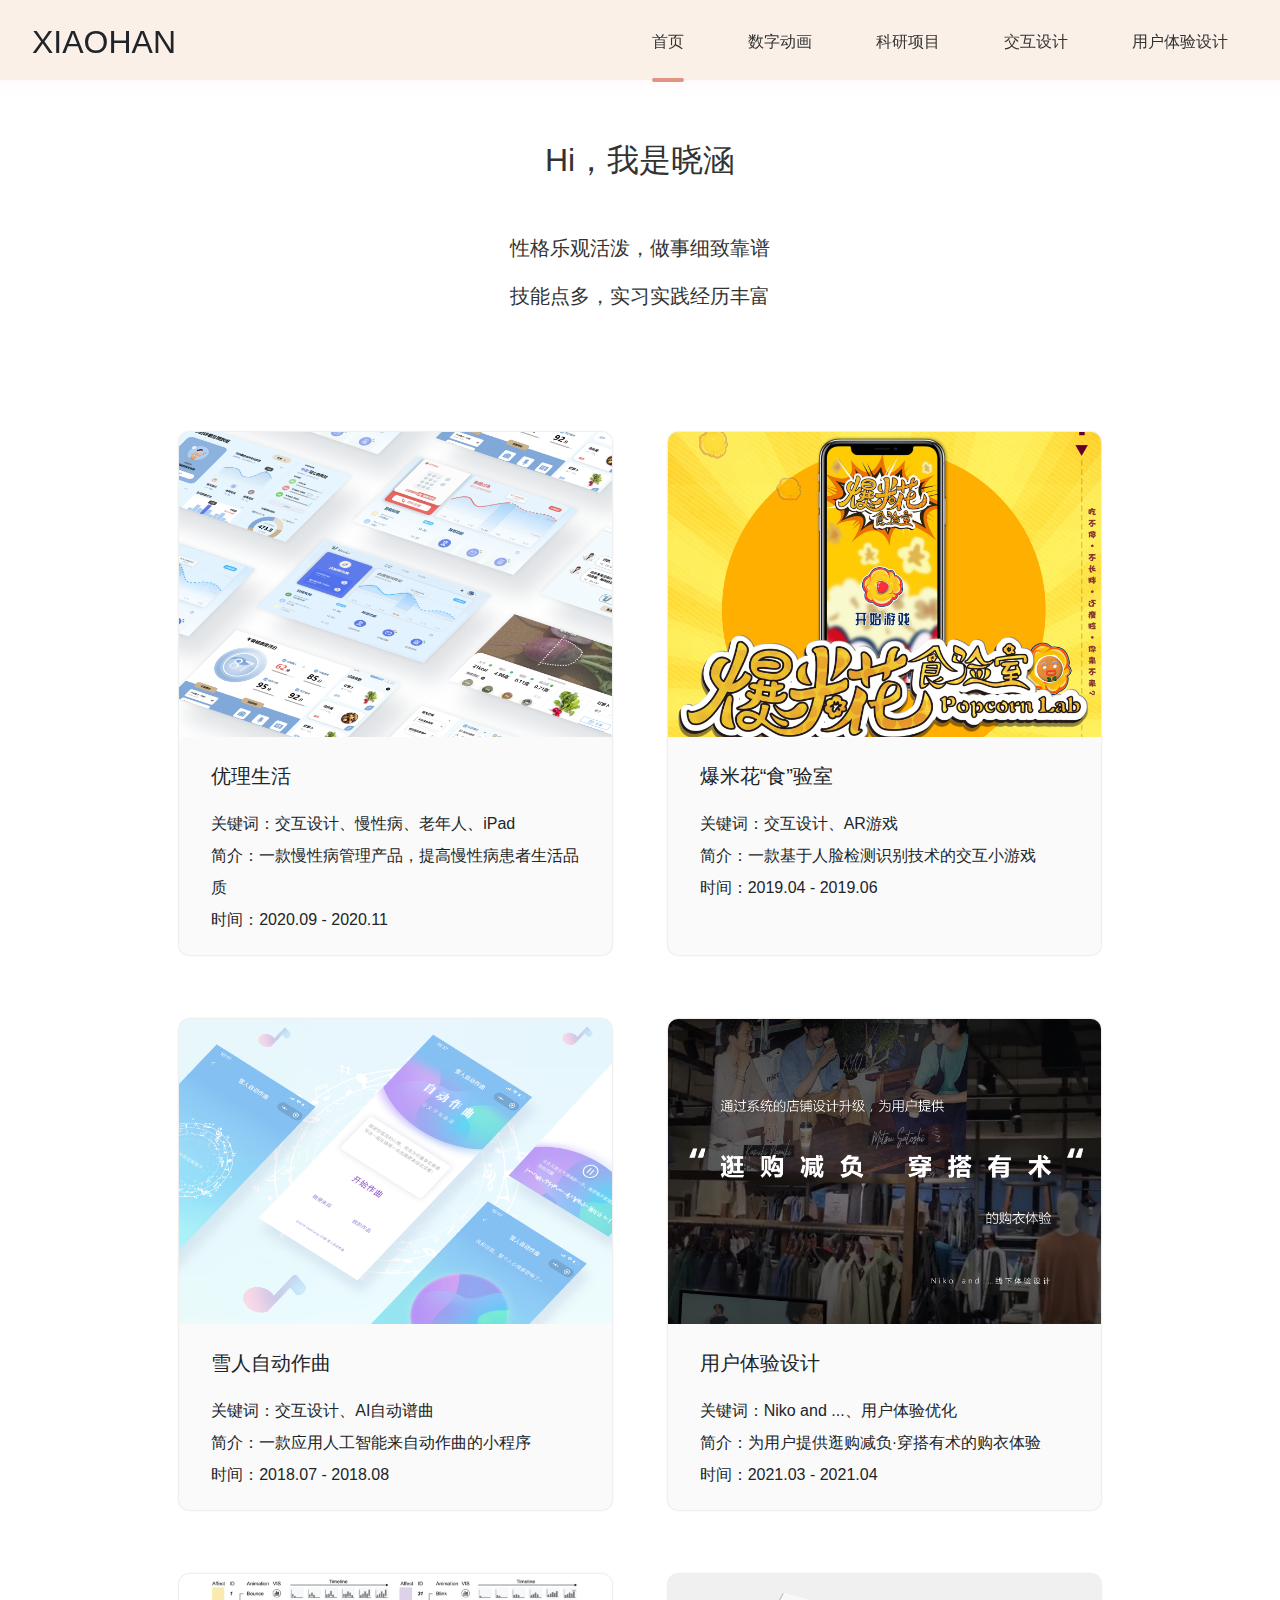
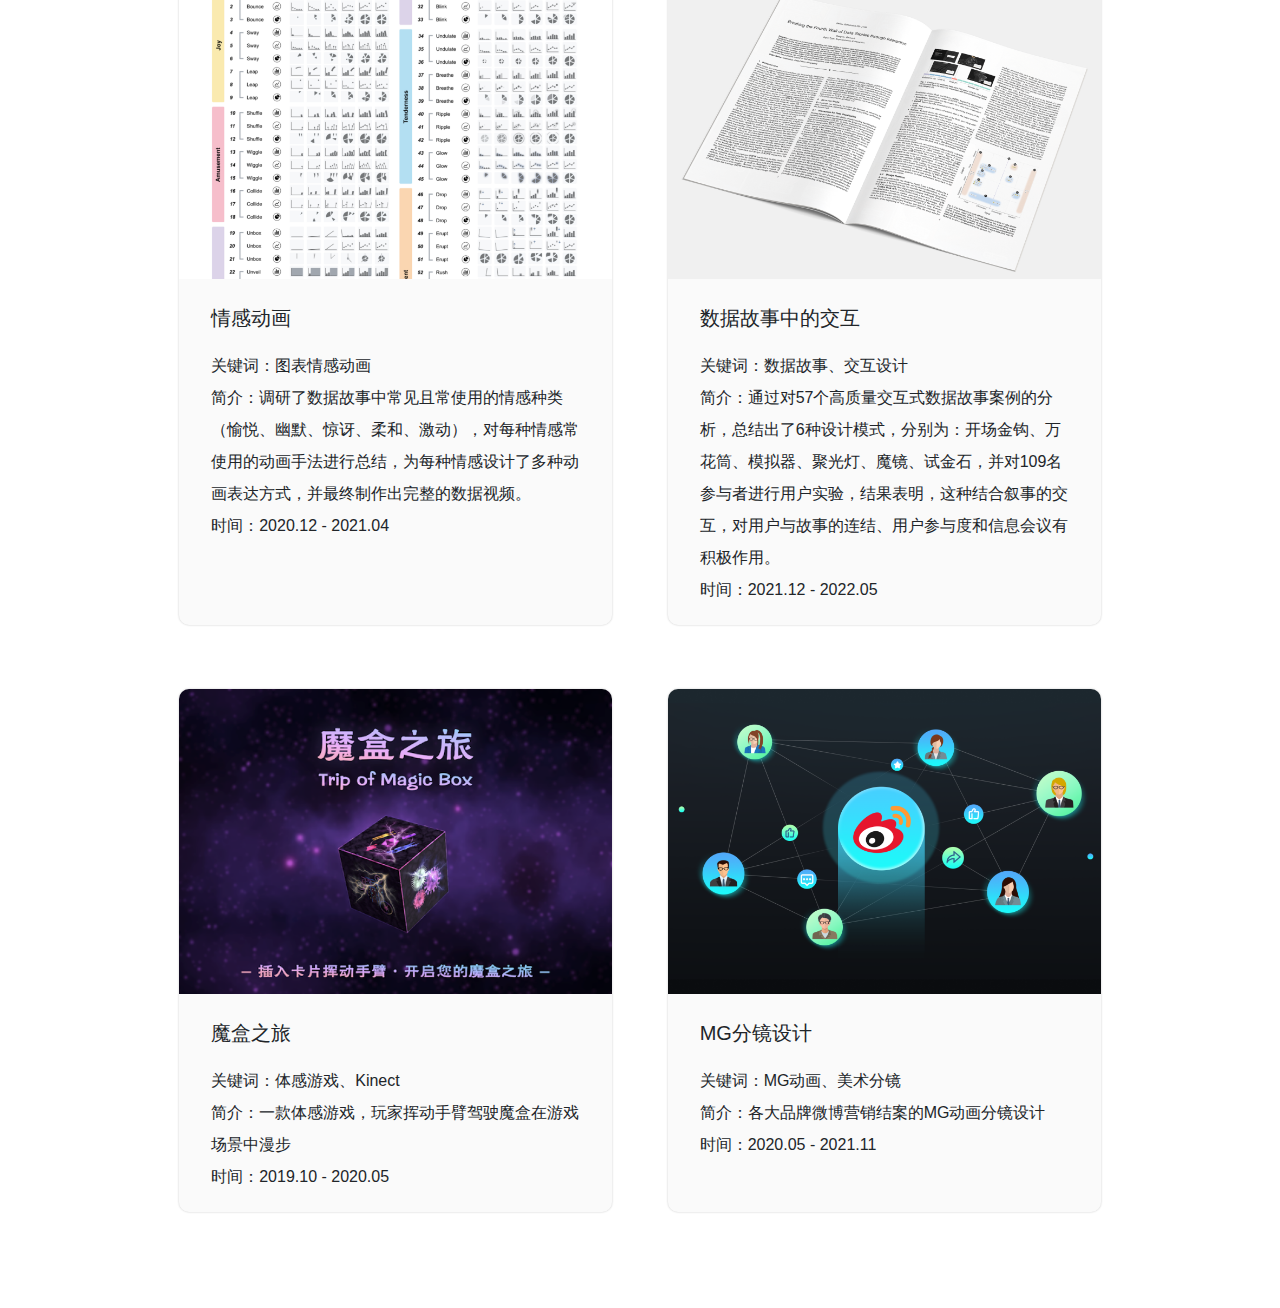
<file: index.html>
<!DOCTYPE html>
<html lang="en">
<head>
    <meta charset="UTF-8">
    <meta name="viewport" content="width=device-width, initial-scale=1.0">
    <title>xiaohan</title>
    <!-- <link rel="shortcut icon" href="./bitbug_favicon.ico" /> -->
    <!-- <link rel="shortcut icon" href="" /> -->
    <meta name="description" content="xiaohan">
<!--     <meta name="author" content="Lan Xingyu, Shi Yang, Wu Yanqiu, Jiao Xiaohan, Cao Nan"> -->

    <!-- <link rel="stylesheet" href="https://stackpath.bootstrapcdn.com/bootstrap/4.5.2/css/bootstrap.min.css" crossorigin="anonymous"> -->
    <link rel="stylesheet" href="./assets/css/bootstrap.min.css">
    <!-- <link rel="stylesheet" href="./assets/css/anicard.min.css"> -->
    <link rel="stylesheet" href="./assets/css/style.css">

    <script src="./assets/logic/jquery-3.5.1.min.js"></script>
    <script src="./assets/logic/bootstrap.bundle.min.js"></script>
    <!-- <script src="https://cdn.jsdelivr.net/npm/jquery@3.5.1/dist/jquery.slim.min.js" crossorigin="anonymous"></script> -->
    <!-- <script src="https://stackpath.bootstrapcdn.com/bootstrap/4.5.2/js/bootstrap.bundle.min.js" crossorigin="anonymous"></script> -->
    <script type="module" src="./assets/logic/change.js"></script>

</head>
<body>
    <header class="navbar-container">
        <div class="nav-head">
            <div class="navbar-title">
                <span class="title-bold">XIAOHAN</span>
            </div>
        </div>
        <div class="navbar-tab">
            <ul class="navbar-ul">
                <li class="navbar-item active navbar-item-click" name="home"><div class="navbar-item-bottom"></div><a href="#" class="navbar-ul-link">首页</a>
                </li>

                <li class="navbar-item" id="qita" name="qita">
                    <div class="navbar-item-bottom"></div>
                    <div class="navbar-ul-link">数字动画</div>
                    <div class="xiala xialazuo">
                        <div class="navbar-item navbar-item-click work" name="mohe"><a href="#" class="navbar-ul-link">魔盒之旅-游戏</a></div>
                        <div class="navbar-item navbar-item-click work" name="mg"><a href="#" class="navbar-ul-link">MG分镜设计</a></div>
                    </div>
                </li>

                <li class="navbar-item" id="keyan" name="keyan">
                    <div class="navbar-item-bottom"></div>
                    <div class="navbar-ul-link">科研项目</div>
                    <div class="xiala">
                        <div class="navbar-item navbar-item-click work" name="keyandonghua"><a href="#" class="navbar-ul-link">情感动画 Kineticharts</a></div>
                        <div class="navbar-item navbar-item-click work" name="keyanjiaohu"><a href="#" class="navbar-ul-link">数据故事中的交互 BTFW Interaction</a></div>
                    </div>
                </li>

                <li class="navbar-item" id="works" name="works">
                    <div class="navbar-item-bottom"></div>
                    <div class="navbar-ul-link">交互设计</div>
                    <div class="xiala">
                        <div class="navbar-item navbar-item-click work" name="youli"><a href="#" class="navbar-ul-link">优理生活</a></div>
                        <div class="navbar-item navbar-item-click work" name="xueren"><a href="#" class="navbar-ul-link">雪人自动作曲</a></div>
                        <div class="navbar-item navbar-item-click work" name="baomihua"><a href="#" class="navbar-ul-link">爆米花“食”验室</a></div>
                        <div class="navbar-item work" name="yundongji"><a href="#" class="navbar-ul-link">运动记</a></div>
                    </div>
                
                </li>
                <li class="navbar-item navbar-item-click" name="niko"><div class="navbar-item-bottom"></div><a href="#" class="navbar-ul-link">用户体验设计</a>
                </li>
                
                
            </ul>
        </div>
    </header>
    <main role="main">
        <!-- <p>This is main area.</p> -->
    </main>
</body>
</html>
</file>
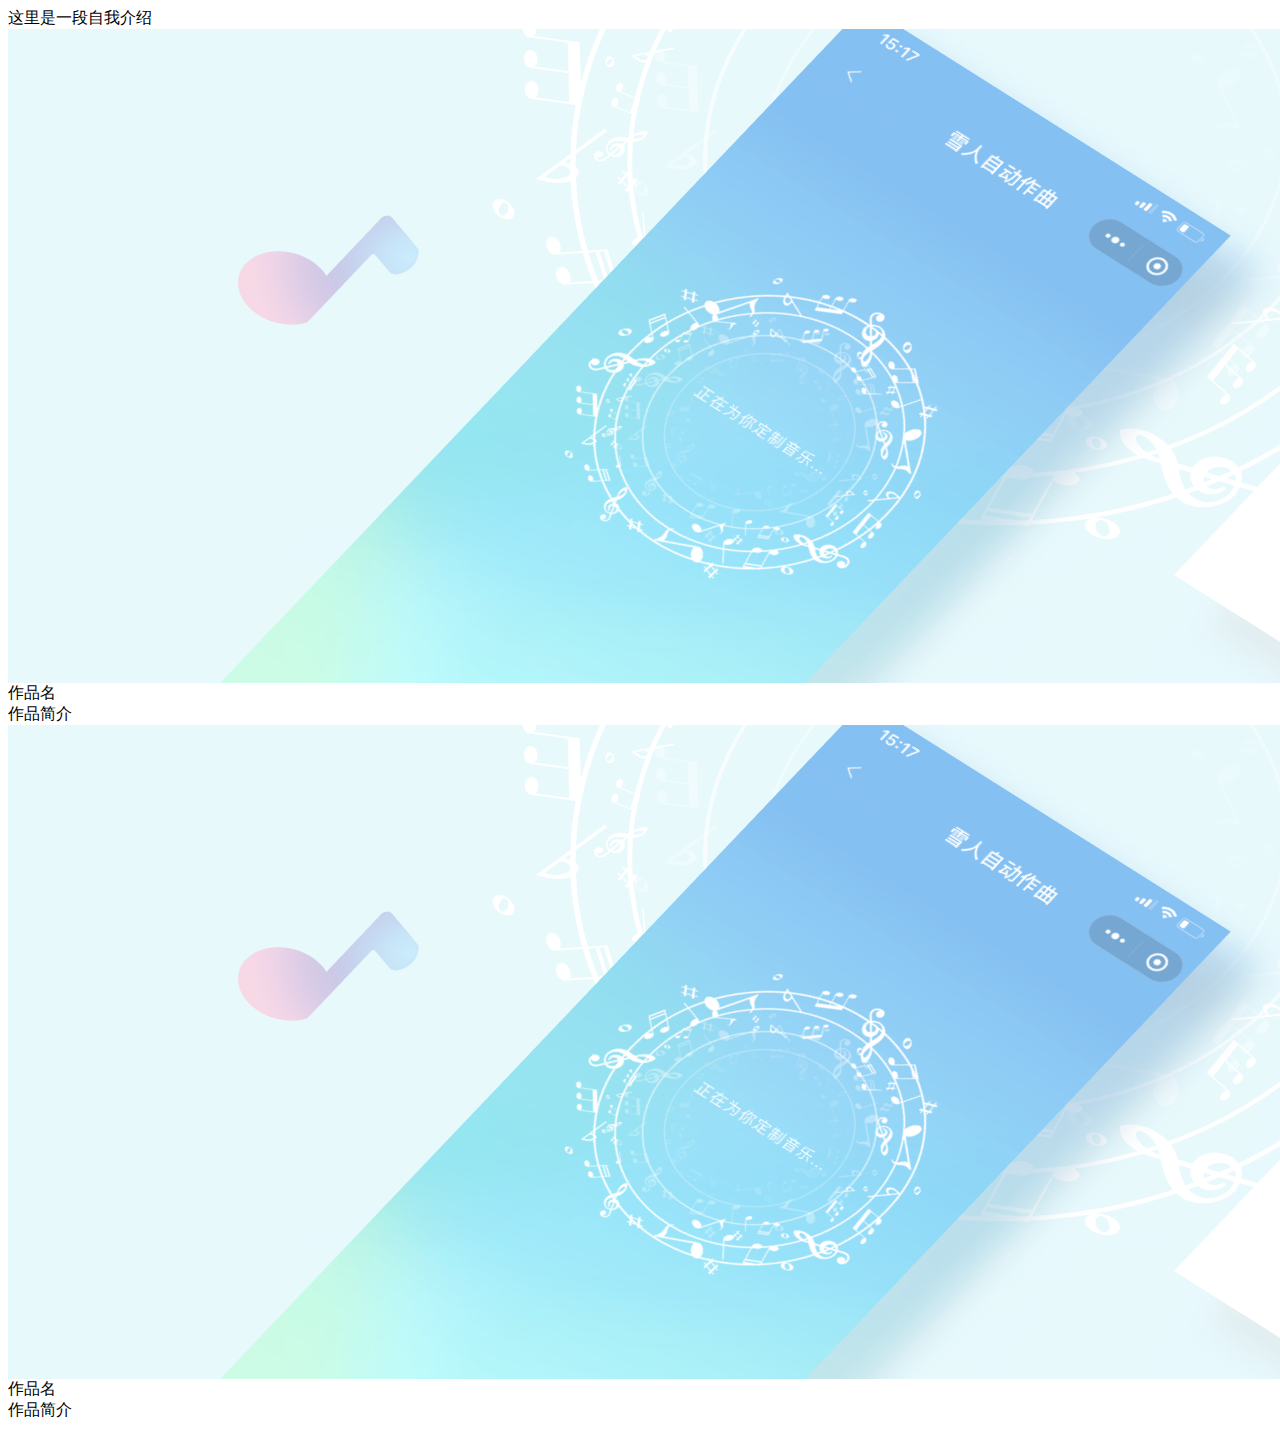
<file: assets/static/home.html>
<!-- homepage part -->

<body>
    <div class="self">这里是一段自我介绍</div>
    <div class="big-container">
        <div class="workcard">
            <div class="cardpic"><img src="/assets/xueren/xueren-banner.png"/></div>
            <div class="cardname">作品名</div>
            <div class="cardinfo">作品简介</div>
        </div>
        <div class="workcard">
            <div class="cardpic"><img src="/assets/xueren/xueren-banner.png"/></div>
            <div class="cardname">作品名</div>
            <div class="cardinfo">作品简介</div>
        </div>
    </div>

    
</body>
</file>
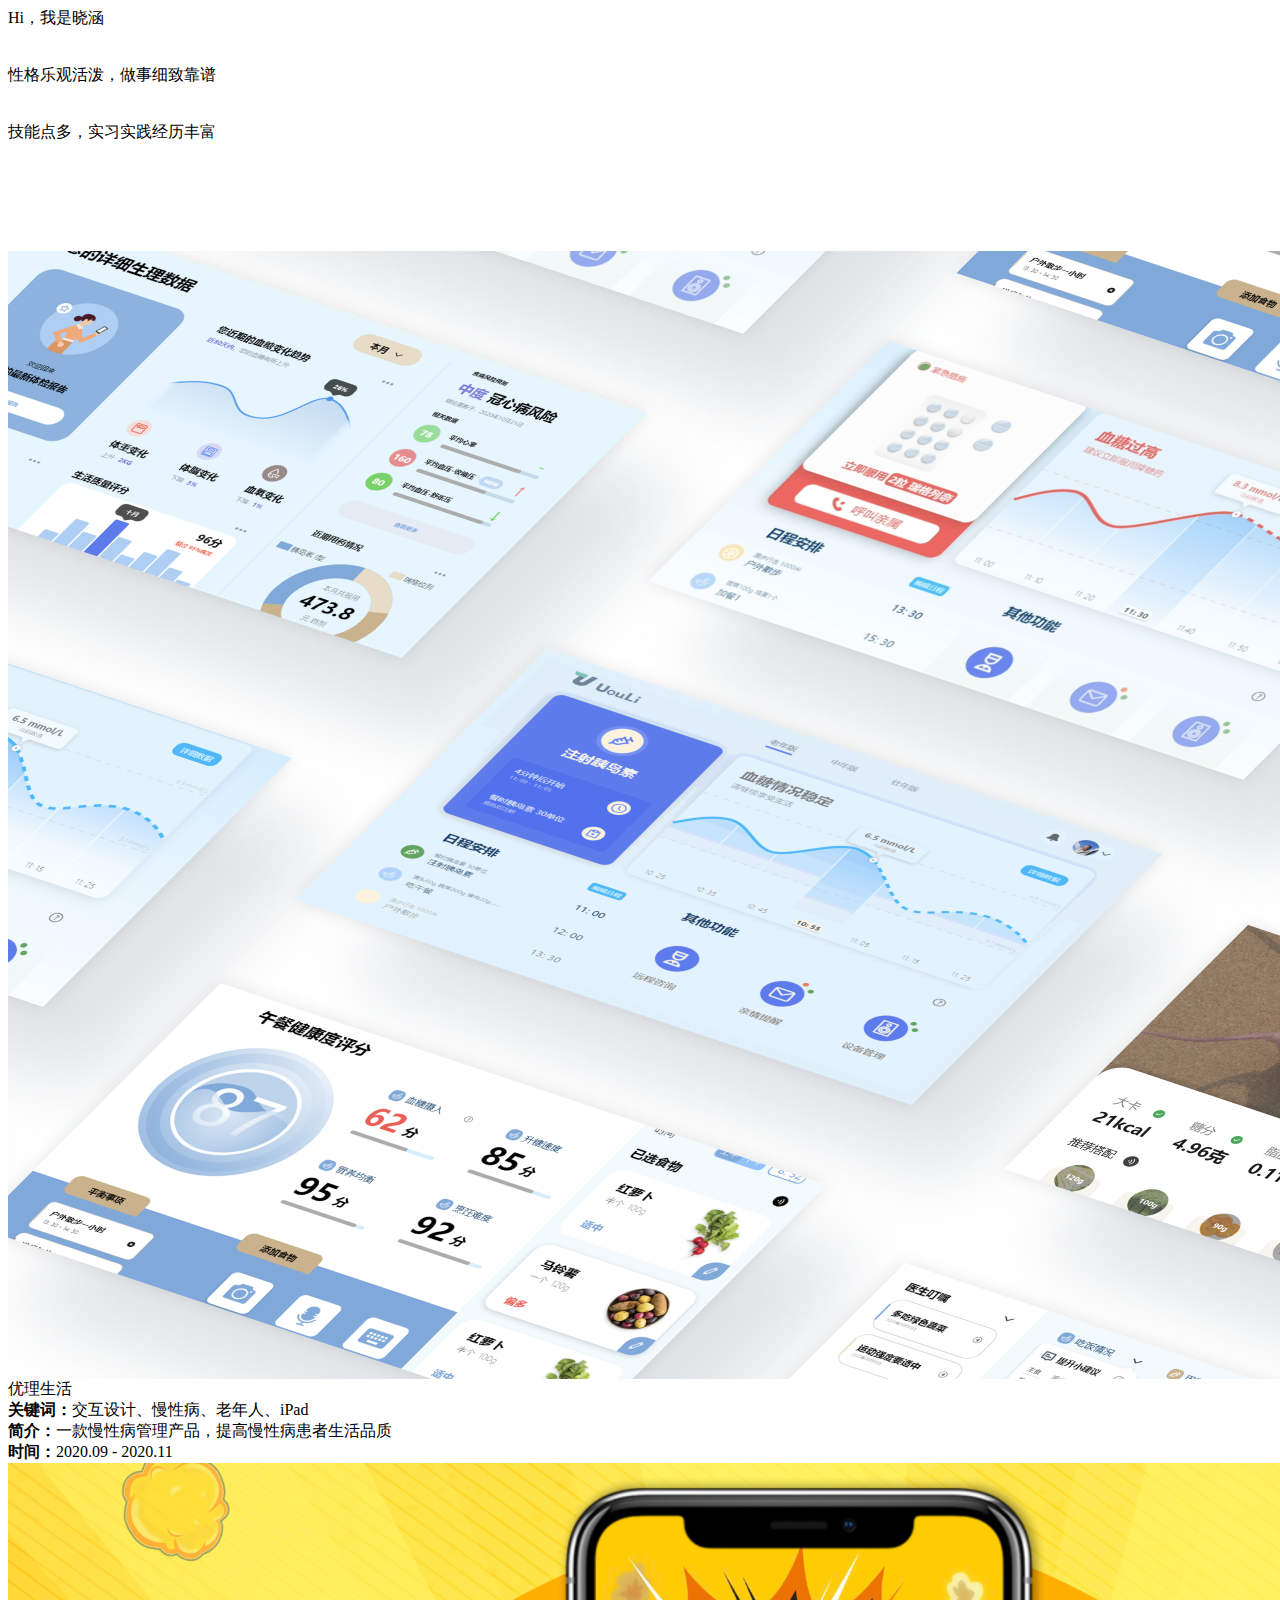
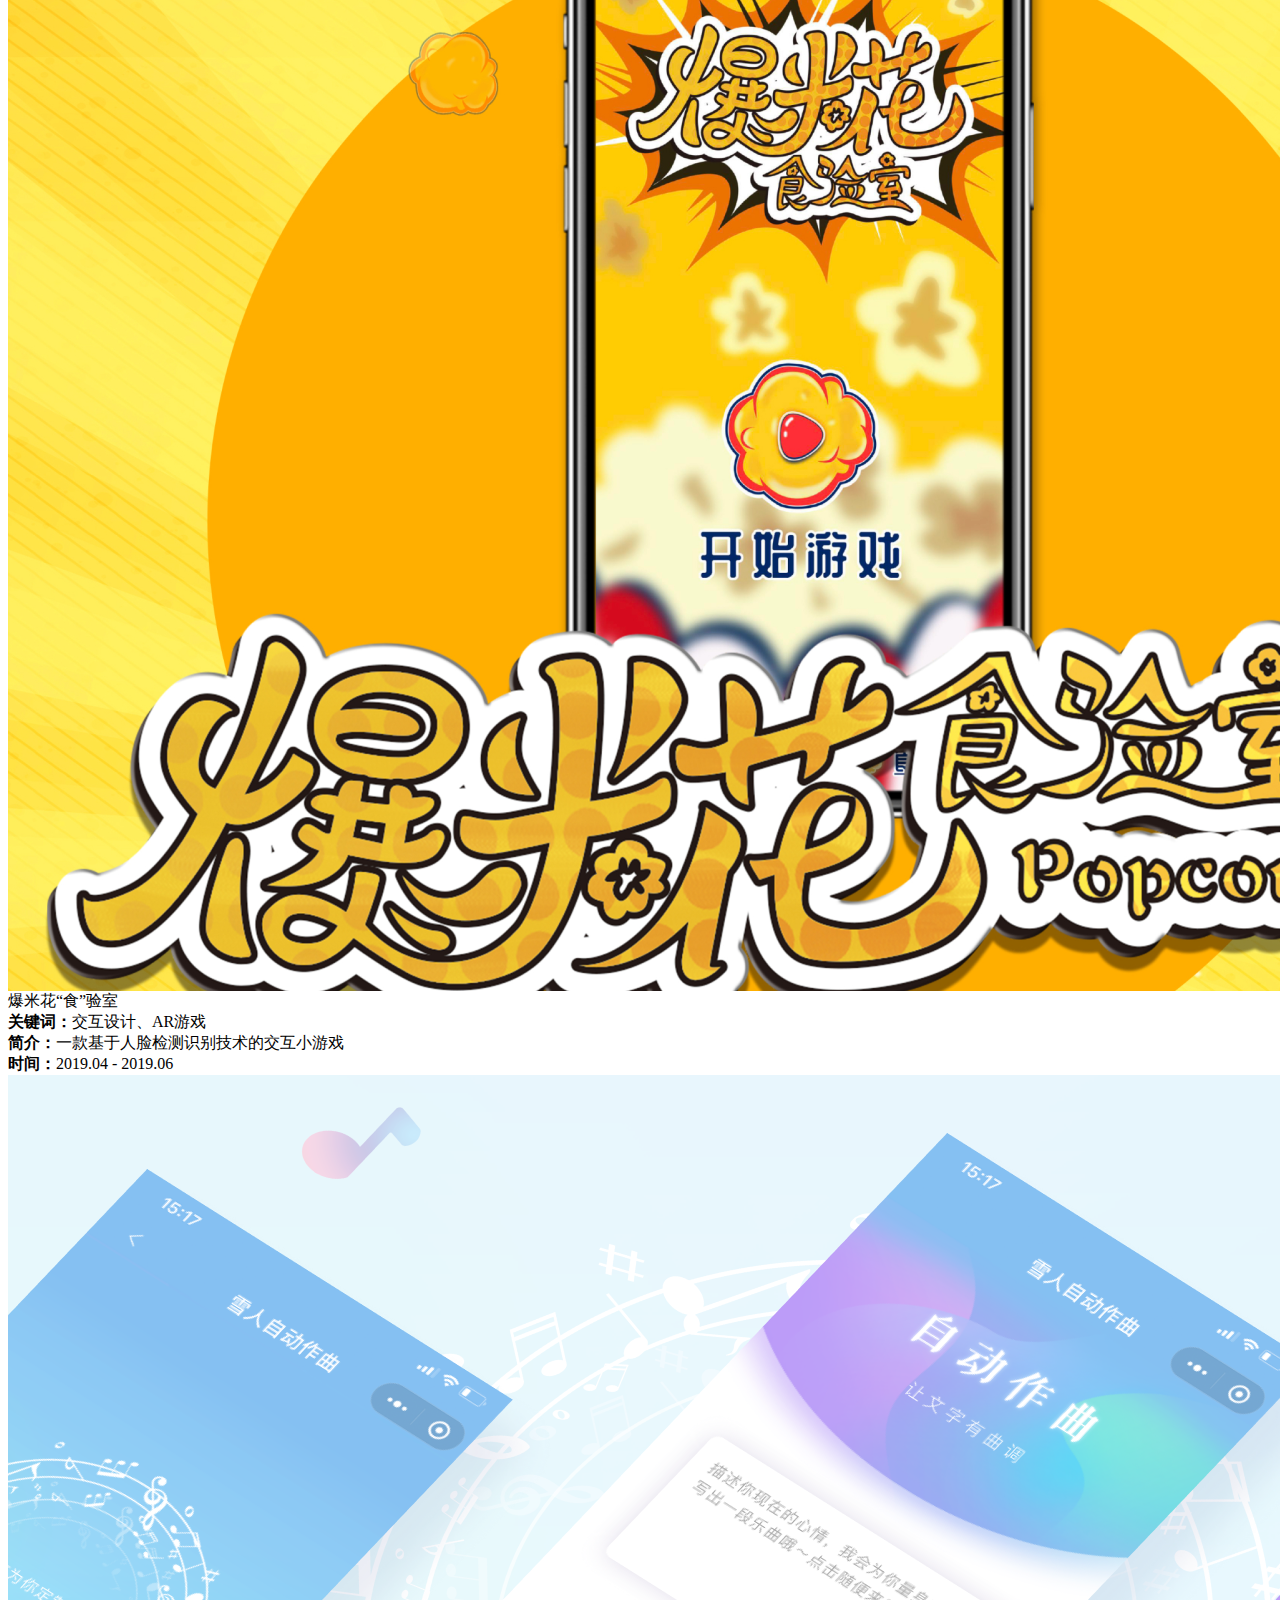
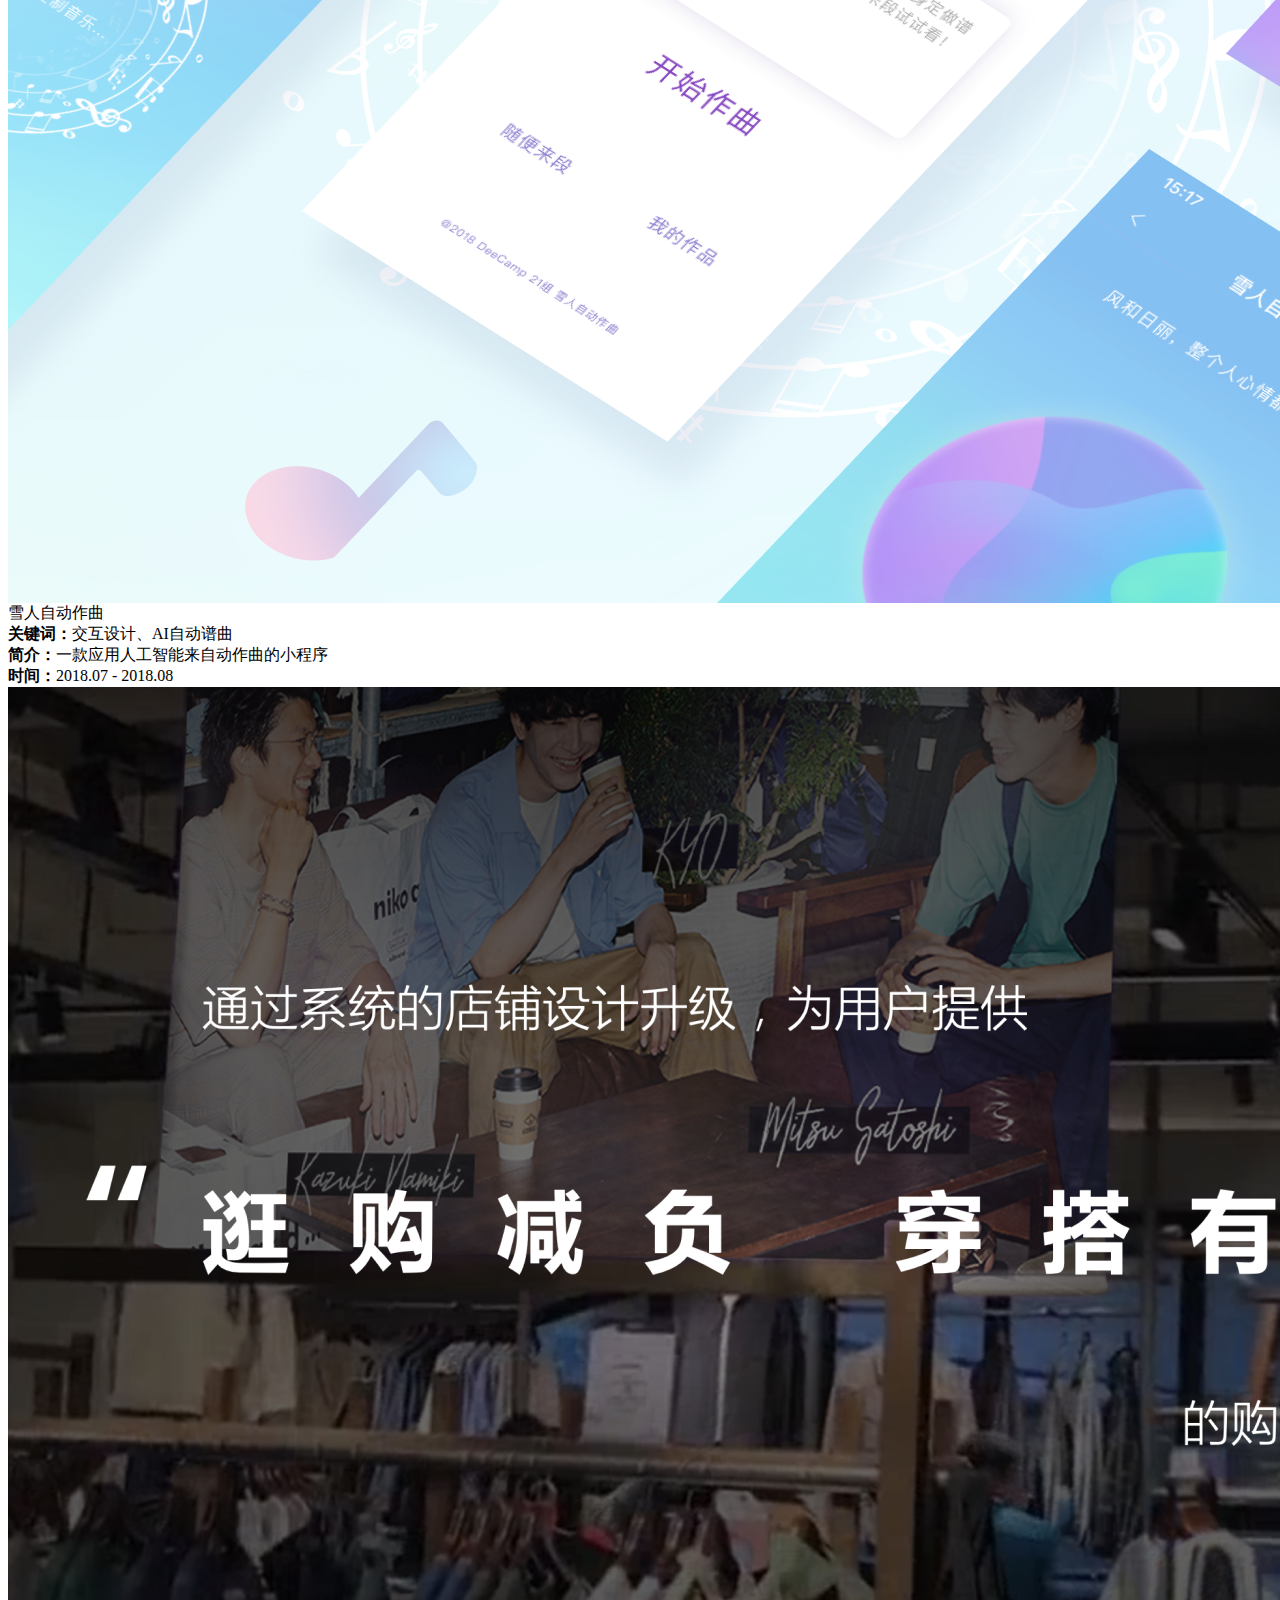
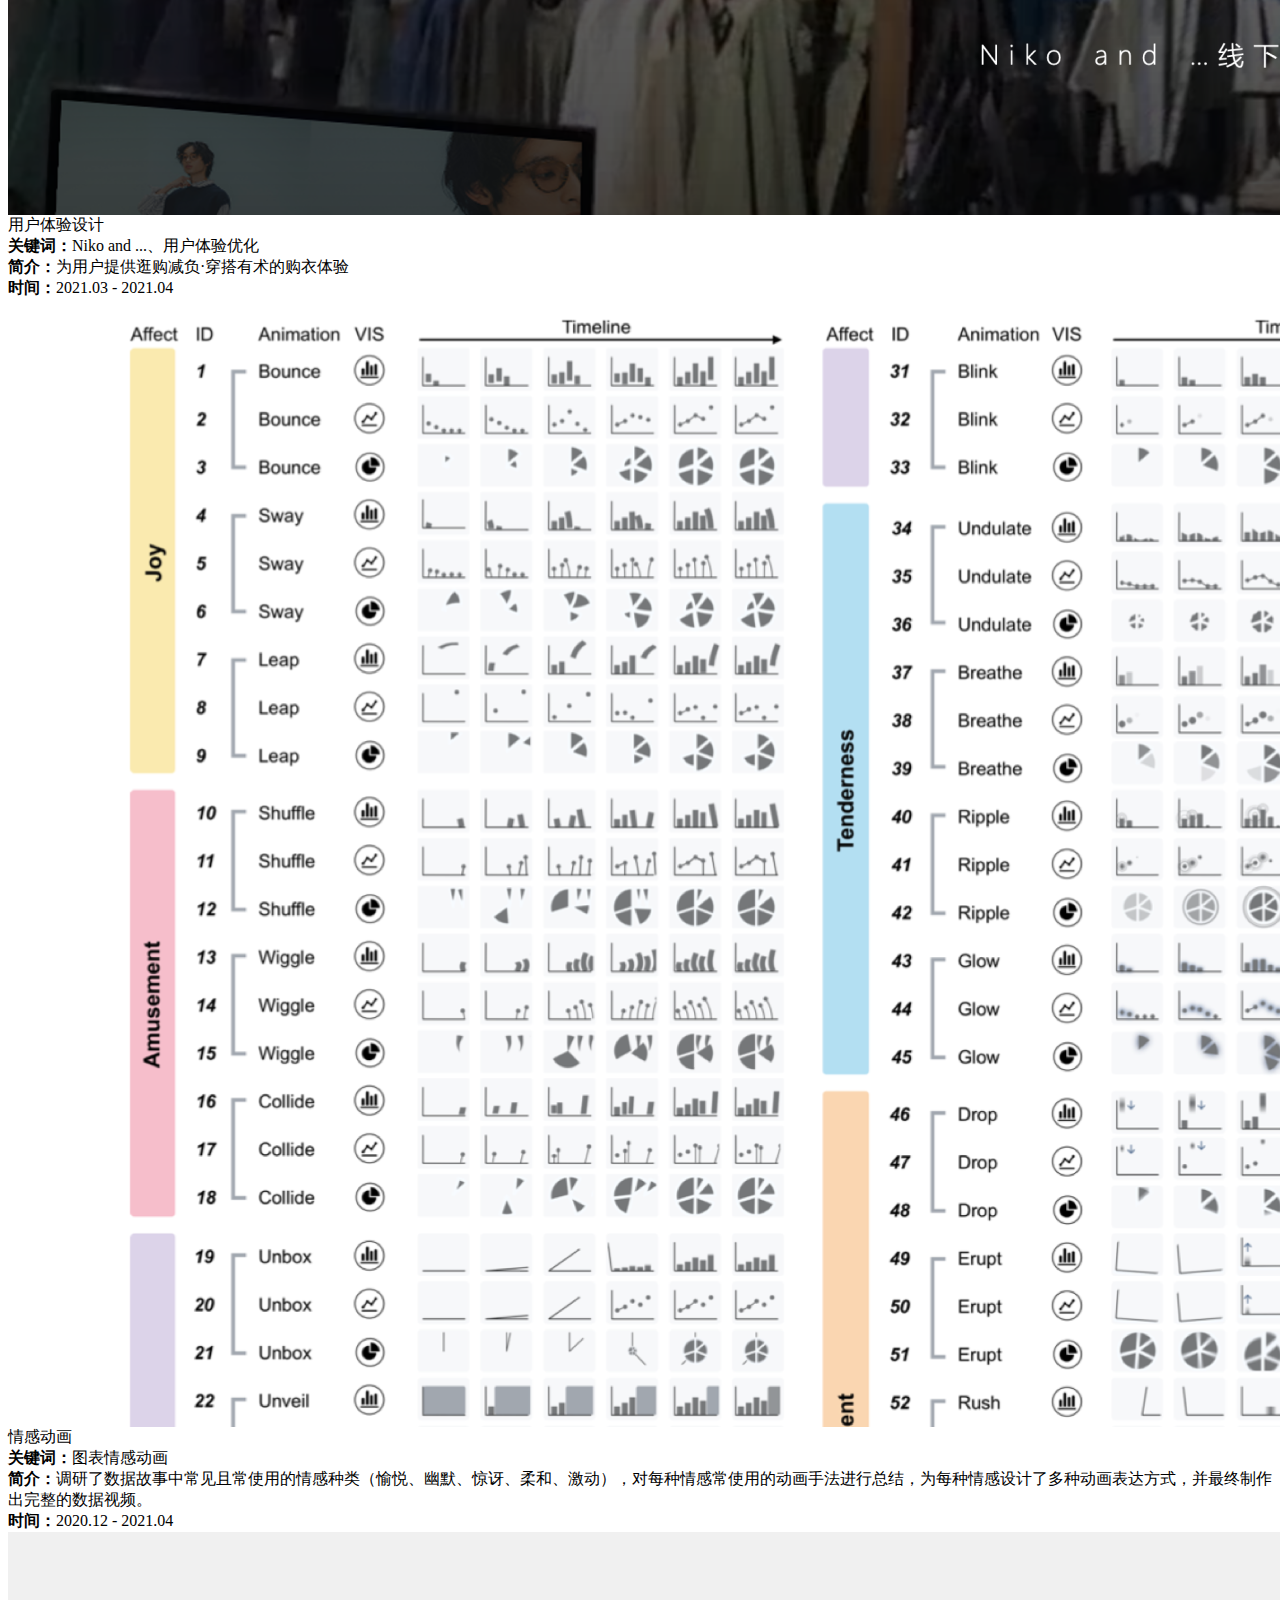
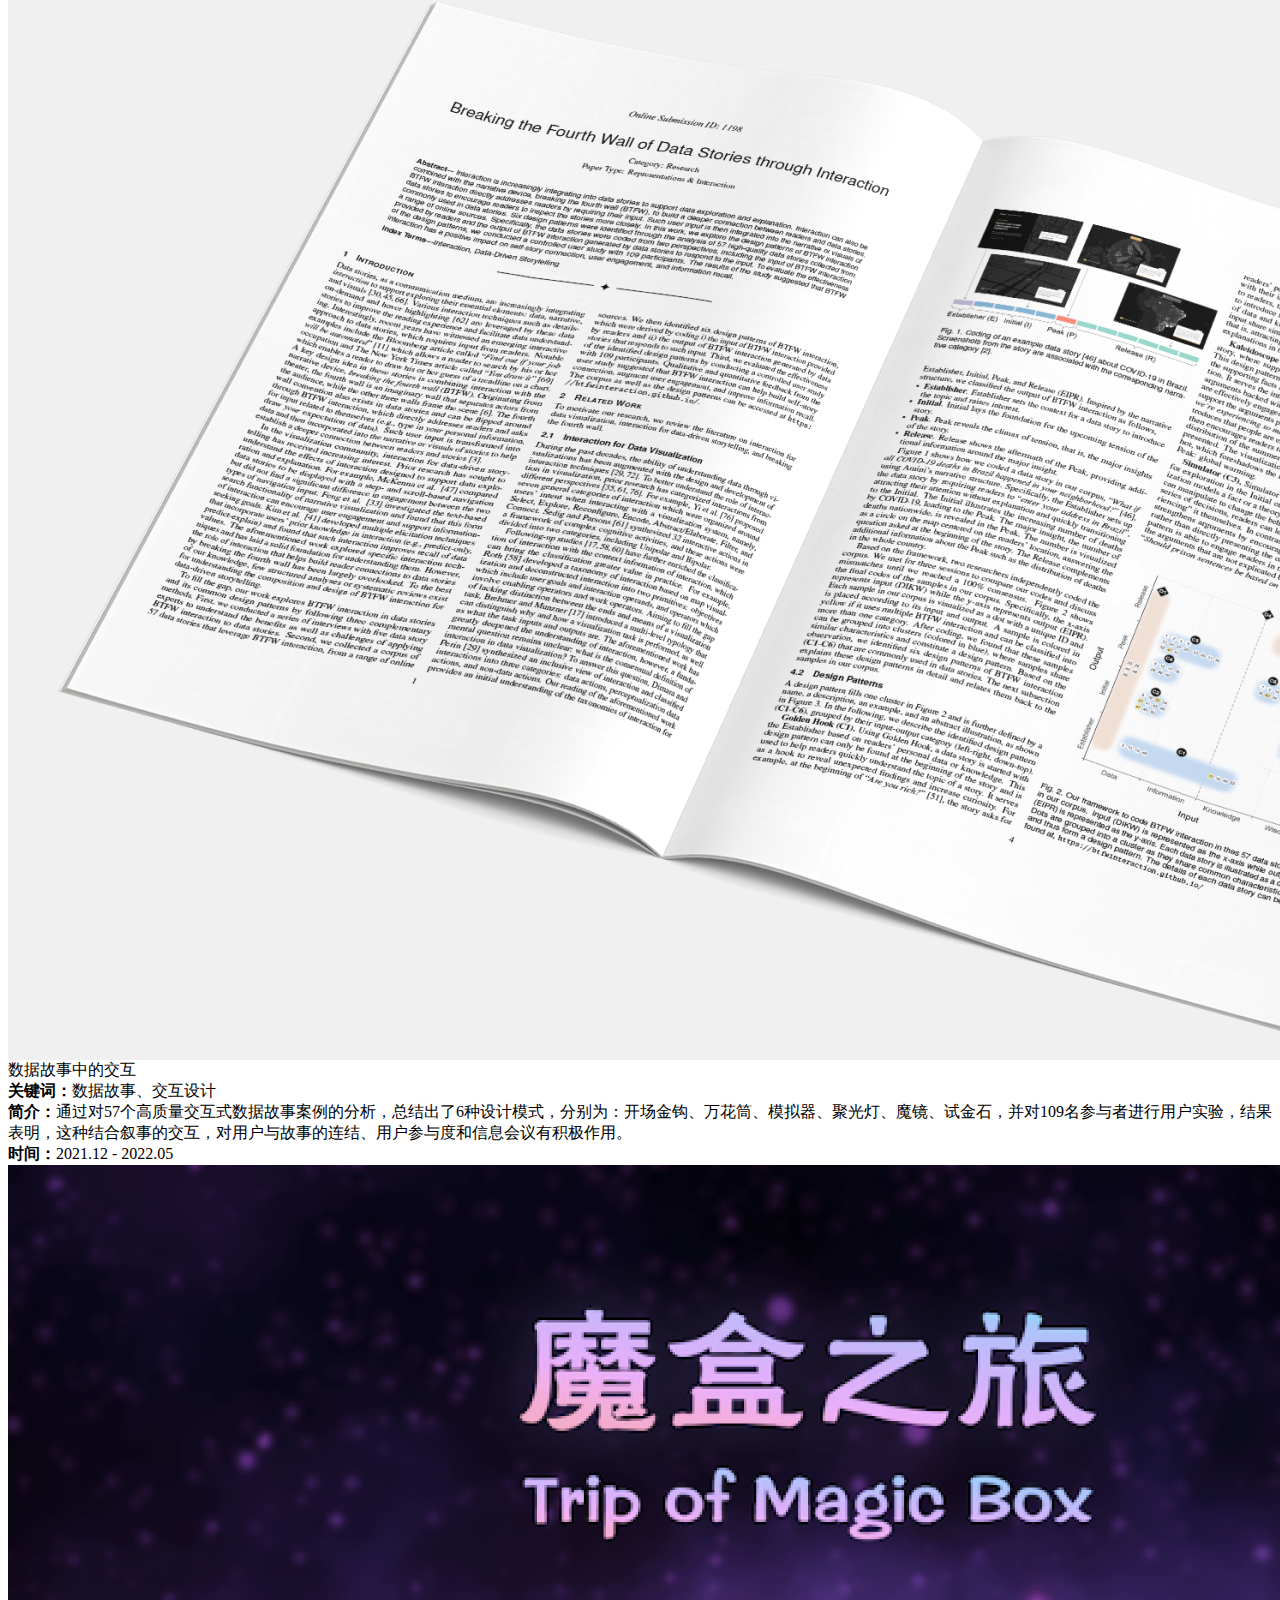
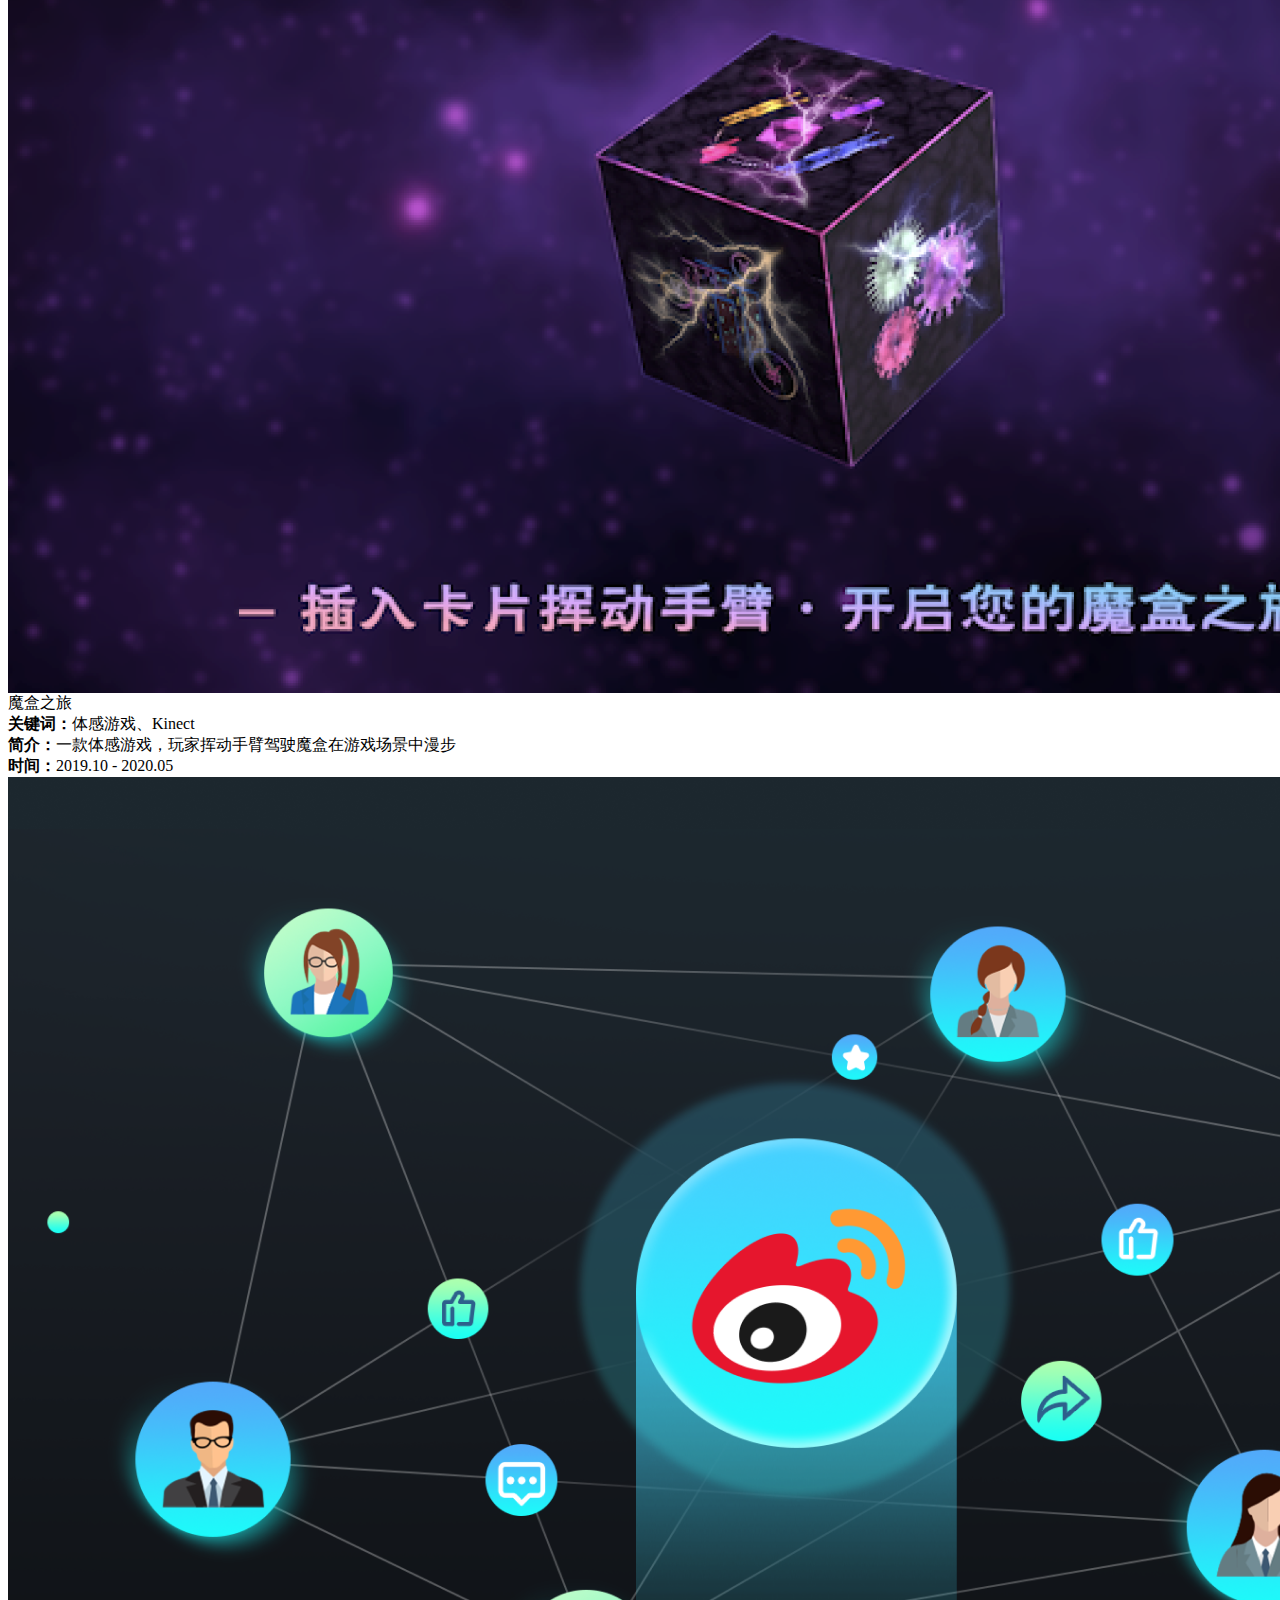
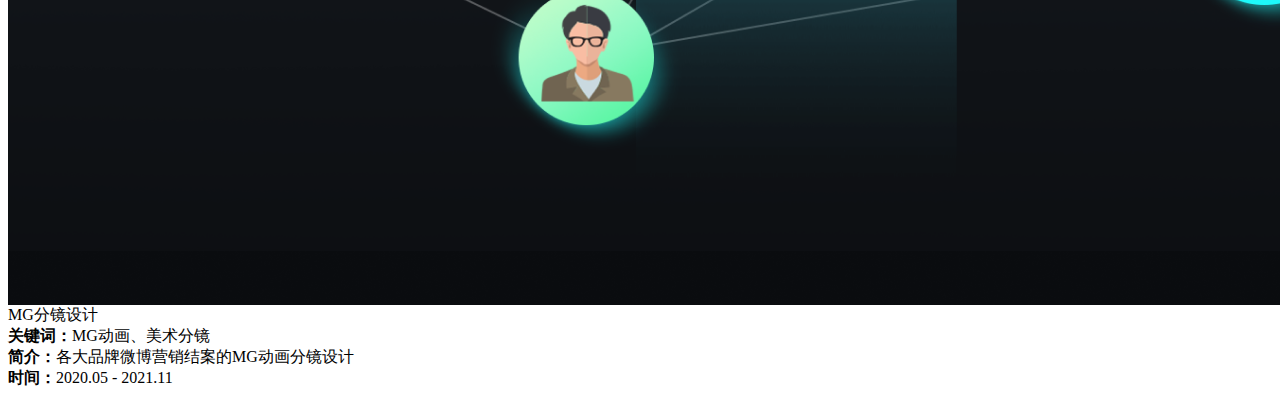
<file: assets/static/homepage_ex.html>
<body>
    <div class="big-container">
        <div class="section">
            <div class="title">Hi，我是晓涵</div>
            <div class="briefintro"><br><br></div>
            <div class="briefintro briefintrobig">性格乐观活泼，做事细致靠谱</div>
            <div class="briefintro briefintrobig"><br><br>技能点多，实习实践经历丰富</div>
            <div class="briefintro"><br><br><br><br><br><br></div>
        </div>    
        <div class="section">
            <!-- <div class="title">作品展示</div> -->
            <div class="workcard">
                <div class="cardbox-btn" name="youli">
                    <div class="cardpic"><img src="/assets/image/youli-fengmian.png" /></div>
                    <div class="cardtitle">优理生活</div>
                    <div class="cardtext"><b>关键词：</b>交互设计、慢性病、老年人、iPad</div>
                    <div class="cardtext"><b>简介：</b>一款慢性病管理产品，提高慢性病患者生活品质</div>
                    <div class="cardtext"><b>时间：</b>2020.09 - 2020.11</div>
                </div>

                <div class="cardbox-btn" name="baomihua">
                    <div class="cardpic"><img src="/assets/baomihua/baomihua-fengmian.png" /></div>
                    <div class="cardtitle">爆米花“食”验室</div>
                    <div class="cardtext"><b>关键词：</b>交互设计、AR游戏</div>
                    <div class="cardtext"><b>简介：</b>一款基于人脸检测识别技术的交互小游戏</div>
                    <div class="cardtext"><b>时间：</b>2019.04 - 2019.06</div>
                </div>

                <div class="cardbox-btn" name="xueren">
                    <div class="cardpic"><img src="/assets/xueren/xueren-fengmian.png" /></div>
                    <div class="cardtitle">雪人自动作曲</div>
                    <div class="cardtext"><b>关键词：</b>交互设计、AI自动谱曲</div>
                    <div class="cardtext"><b>简介：</b>一款应用人工智能来自动作曲的小程序</div>
                    <div class="cardtext"><b>时间：</b>2018.07 - 2018.08</div>
                </div>
                <div class="cardbox-btn" name="niko">
                    <div class="cardpic"><img src="/assets/niko/niko-fengmian.png" /></div>
                    <div class="cardtitle">用户体验设计</div>
                    <div class="cardtext"><b>关键词：</b>Niko and ...、用户体验优化</div>
                    <div class="cardtext"><b>简介：</b>为用户提供逛购减负·穿搭有术的购衣体验</div>
                    <div class="cardtext"><b>时间：</b>2021.03 - 2021.04</div>
                </div>
                <div class="cardbox-btn" name="keyandonghua">
                    <div class="cardpic"><img src="/assets/donghua/donghua-fengmian.png" /></div>
                    <div class="cardtitle">情感动画</div>
                    <div class="cardtext"><b>关键词：</b>图表情感动画</div>
                    <div class="cardtext"><b>简介：</b>调研了数据故事中常见且常使用的情感种类（愉悦、幽默、惊讶、柔和、激动），对每种情感常使用的动画手法进行总结，为每种情感设计了多种动画表达方式，并最终制作出完整的数据视频。</div>
                    <div class="cardtext"><b>时间：</b>2020.12 - 2021.04</div>
                </div>
                <div class="cardbox-btn" name="keyanjiaohu">
                    <div class="cardpic"><img src="/assets/jiaohu/jiaohu-fengmian.png" /></div>
                    <div class="cardtitle">数据故事中的交互</div>
                    <div class="cardtext"><b>关键词：</b>数据故事、交互设计</div>
                    <div class="cardtext"><b>简介：</b>通过对57个高质量交互式数据故事案例的分析，总结出了6种设计模式，分别为：开场金钩、万花筒、模拟器、聚光灯、魔镜、试金石，并对109名参与者进行用户实验，结果表明，这种结合叙事的交互，对用户与故事的连结、用户参与度和信息会议有积极作用。</div>
                    <div class="cardtext"><b>时间：</b>2021.12 - 2022.05</div>
                </div>

                <div class="cardbox-btn" name="mohe">
                    <div class="cardpic"><img src="/assets/qita/mohe-fengmian.png" /></div>
                    <div class="cardtitle">魔盒之旅</div>
                    <div class="cardtext"><b>关键词：</b>体感游戏、Kinect</div>
                    <div class="cardtext"><b>简介：</b>一款体感游戏，玩家挥动手臂驾驶魔盒在游戏场景中漫步</div>
                    <div class="cardtext"><b>时间：</b>2019.10 - 2020.05</div>
                </div>

                <div class="cardbox-btn" name="mg">
                    <div class="cardpic"><img src="/assets/qita/mg-fengmian.png" /></div>
                    <div class="cardtitle">MG分镜设计</div>
                    <div class="cardtext"><b>关键词：</b>MG动画、美术分镜</div>
                    <div class="cardtext"><b>简介：</b>各大品牌微博营销结案的MG动画分镜设计</div>
                    <div class="cardtext"><b>时间：</b>2020.05 - 2021.11</div>
                </div>
            </div>


            <!-- <div class="title">其他作品</div> -->
            
            
        </div>
    </div>   

</body>
</file>
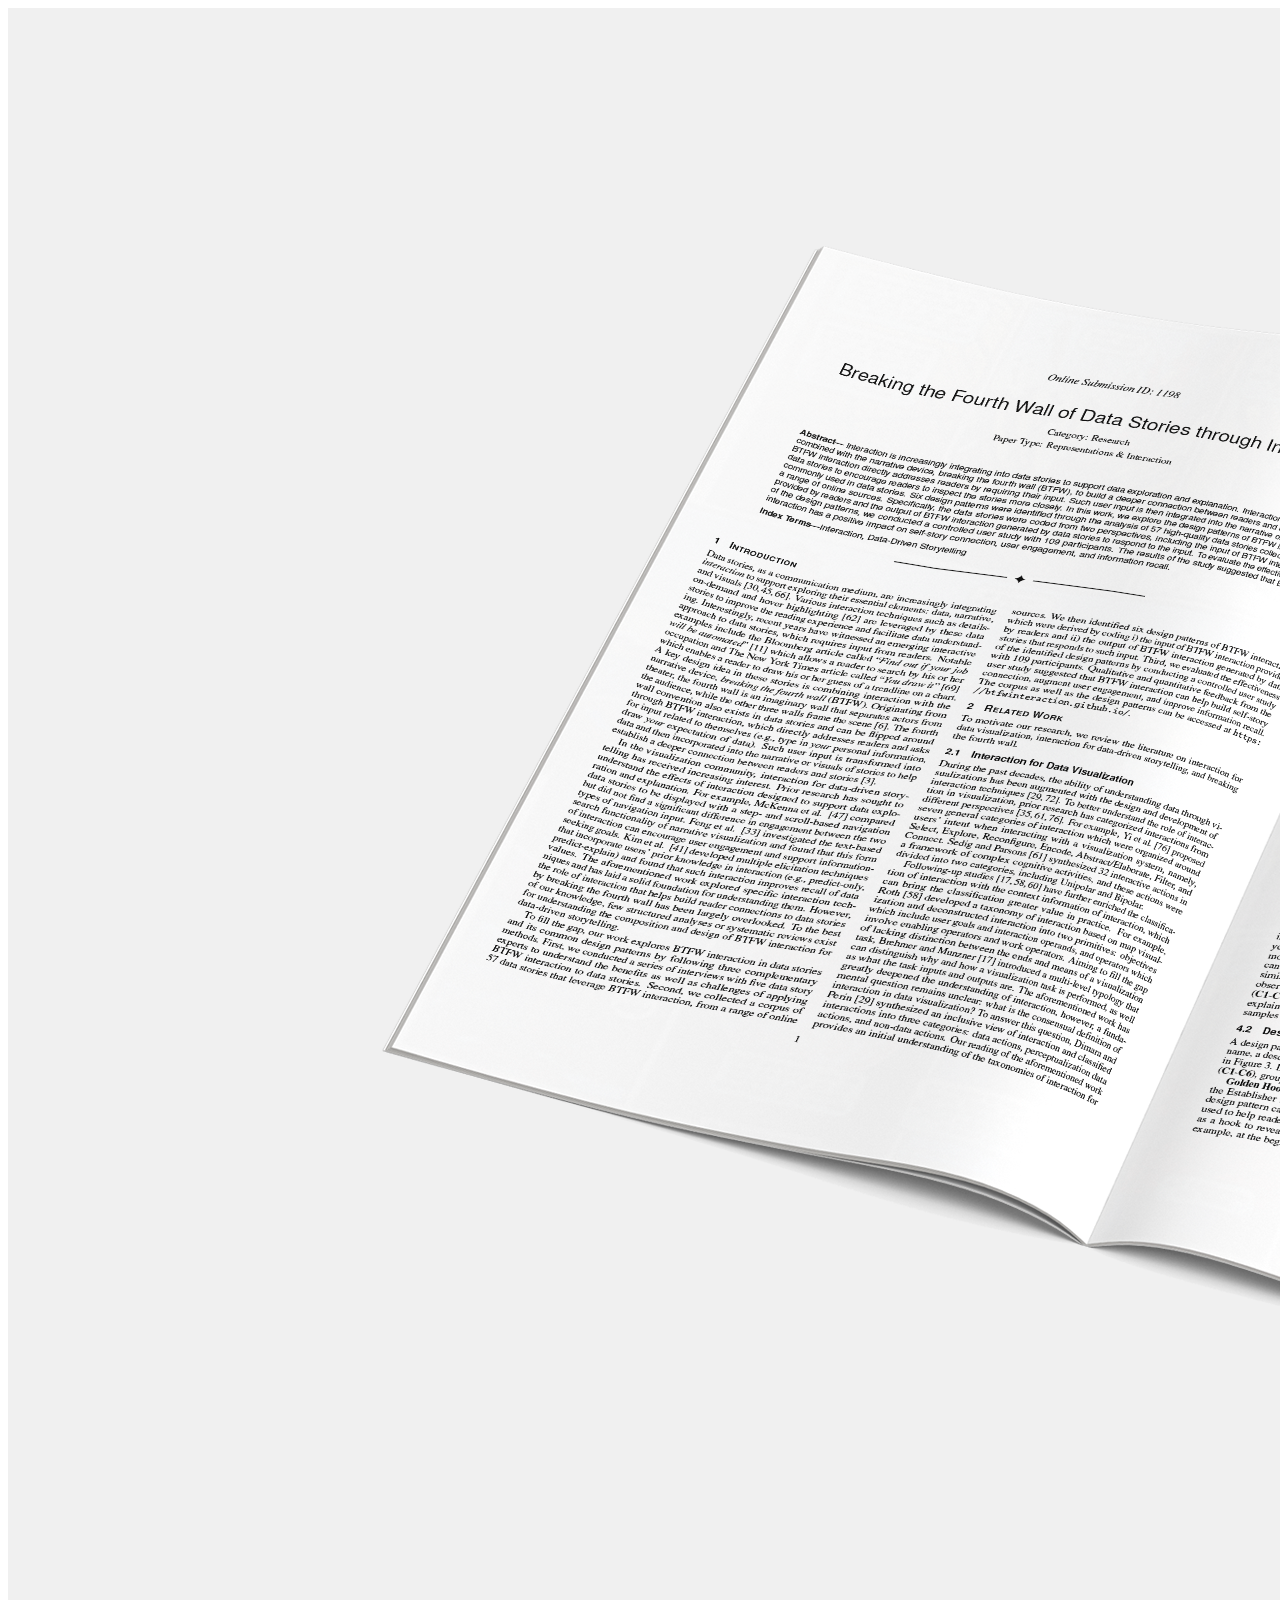
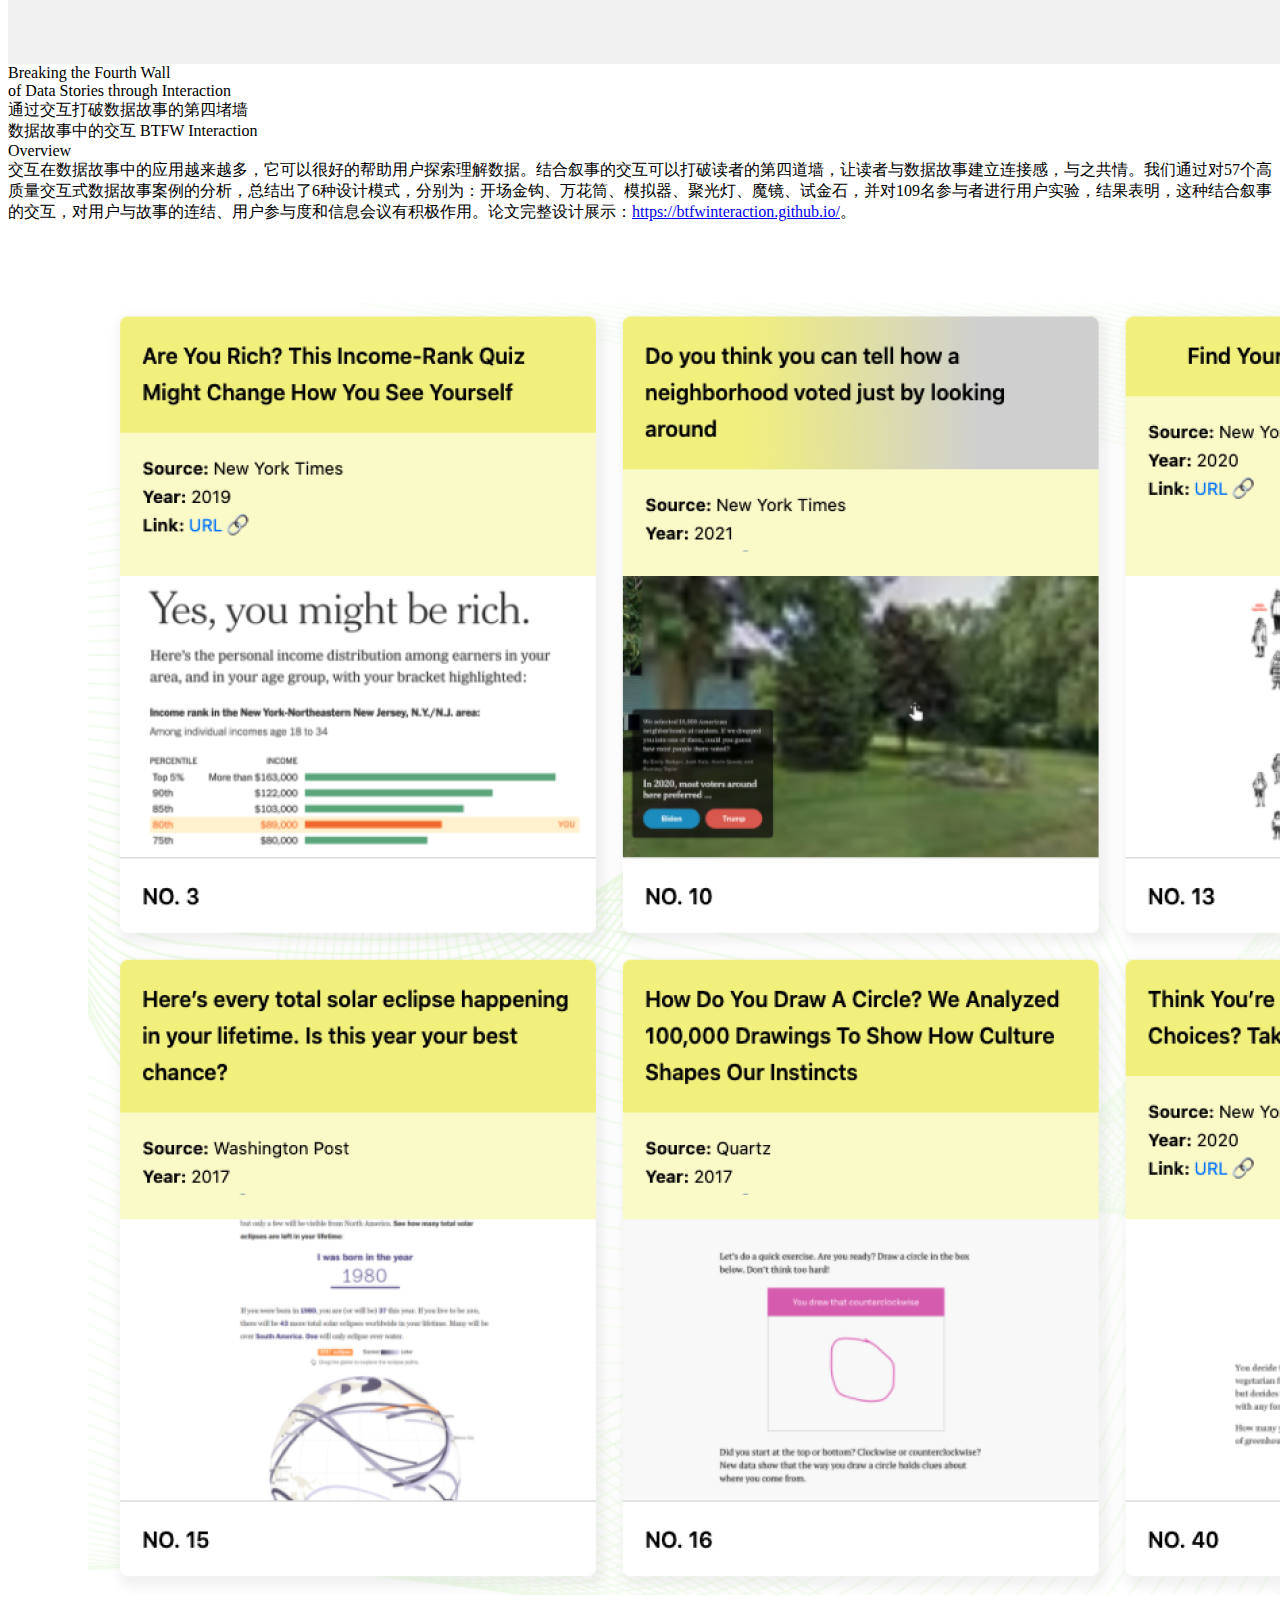
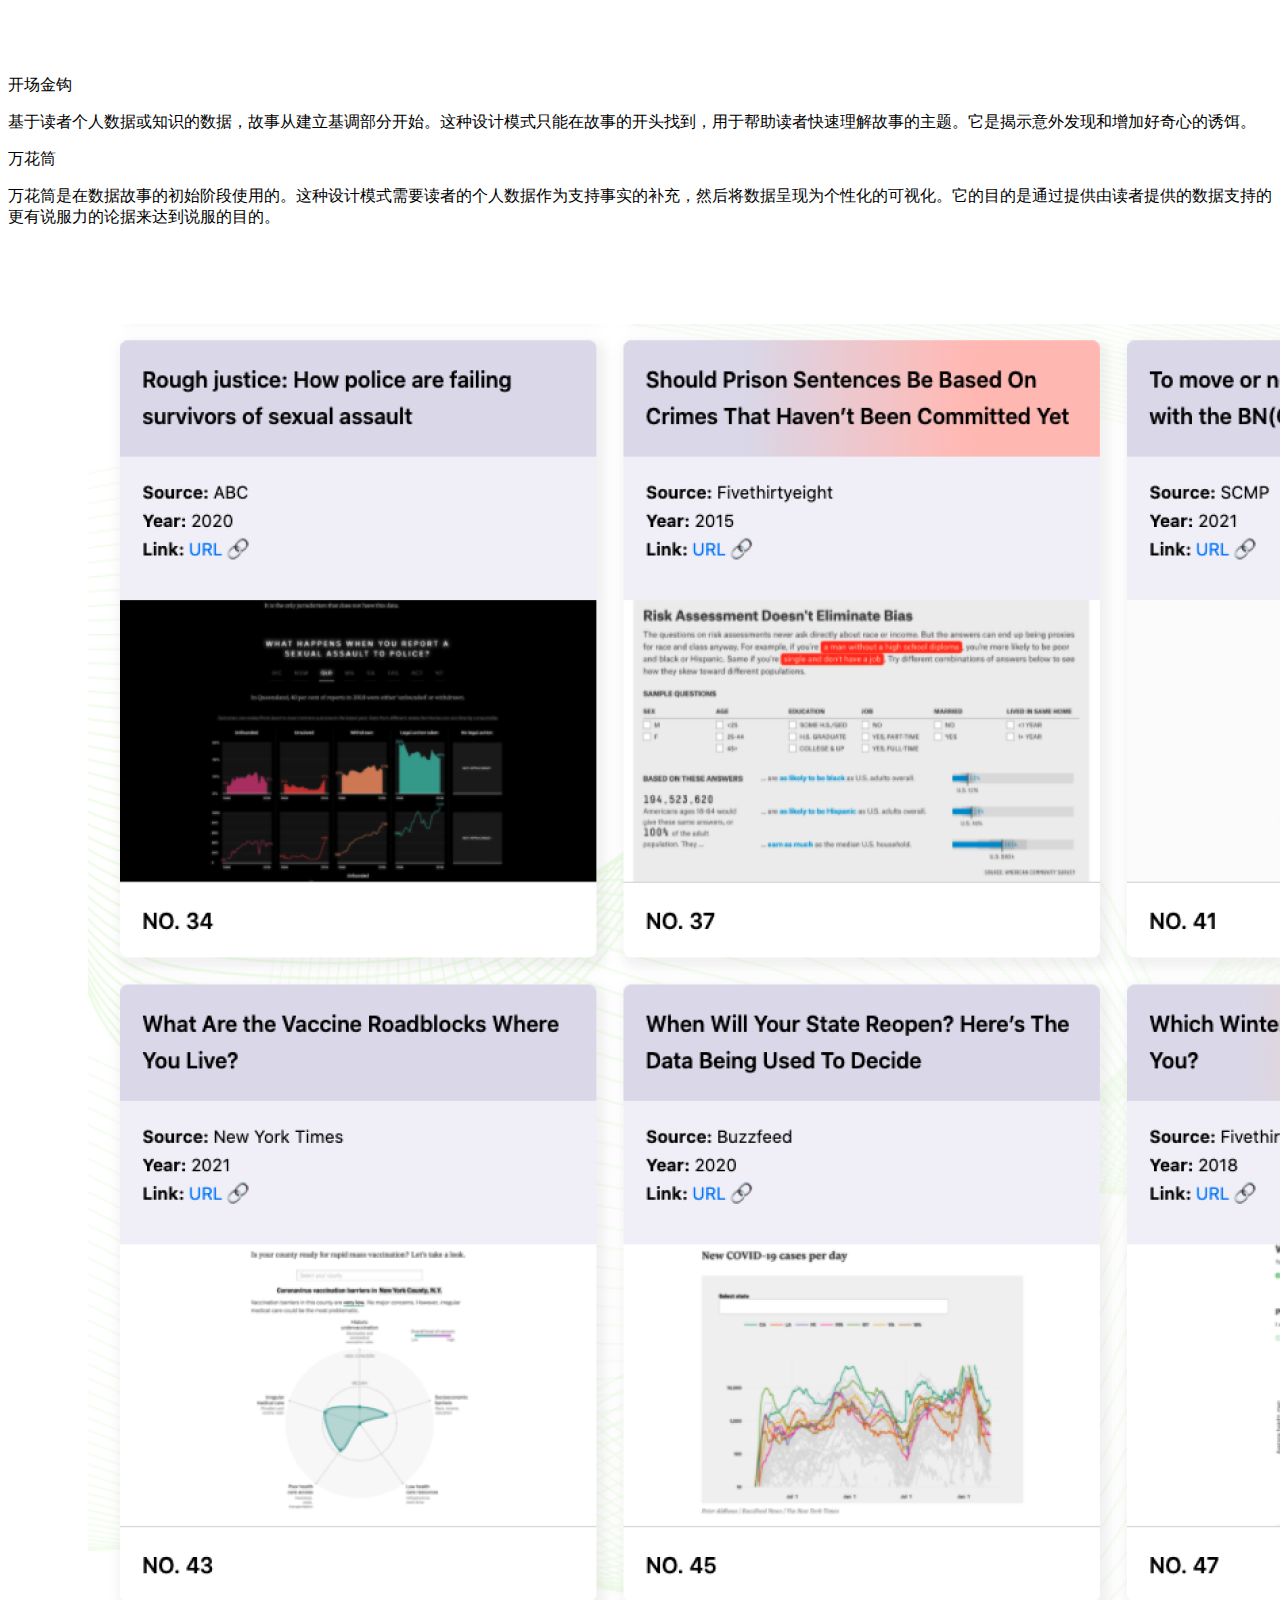
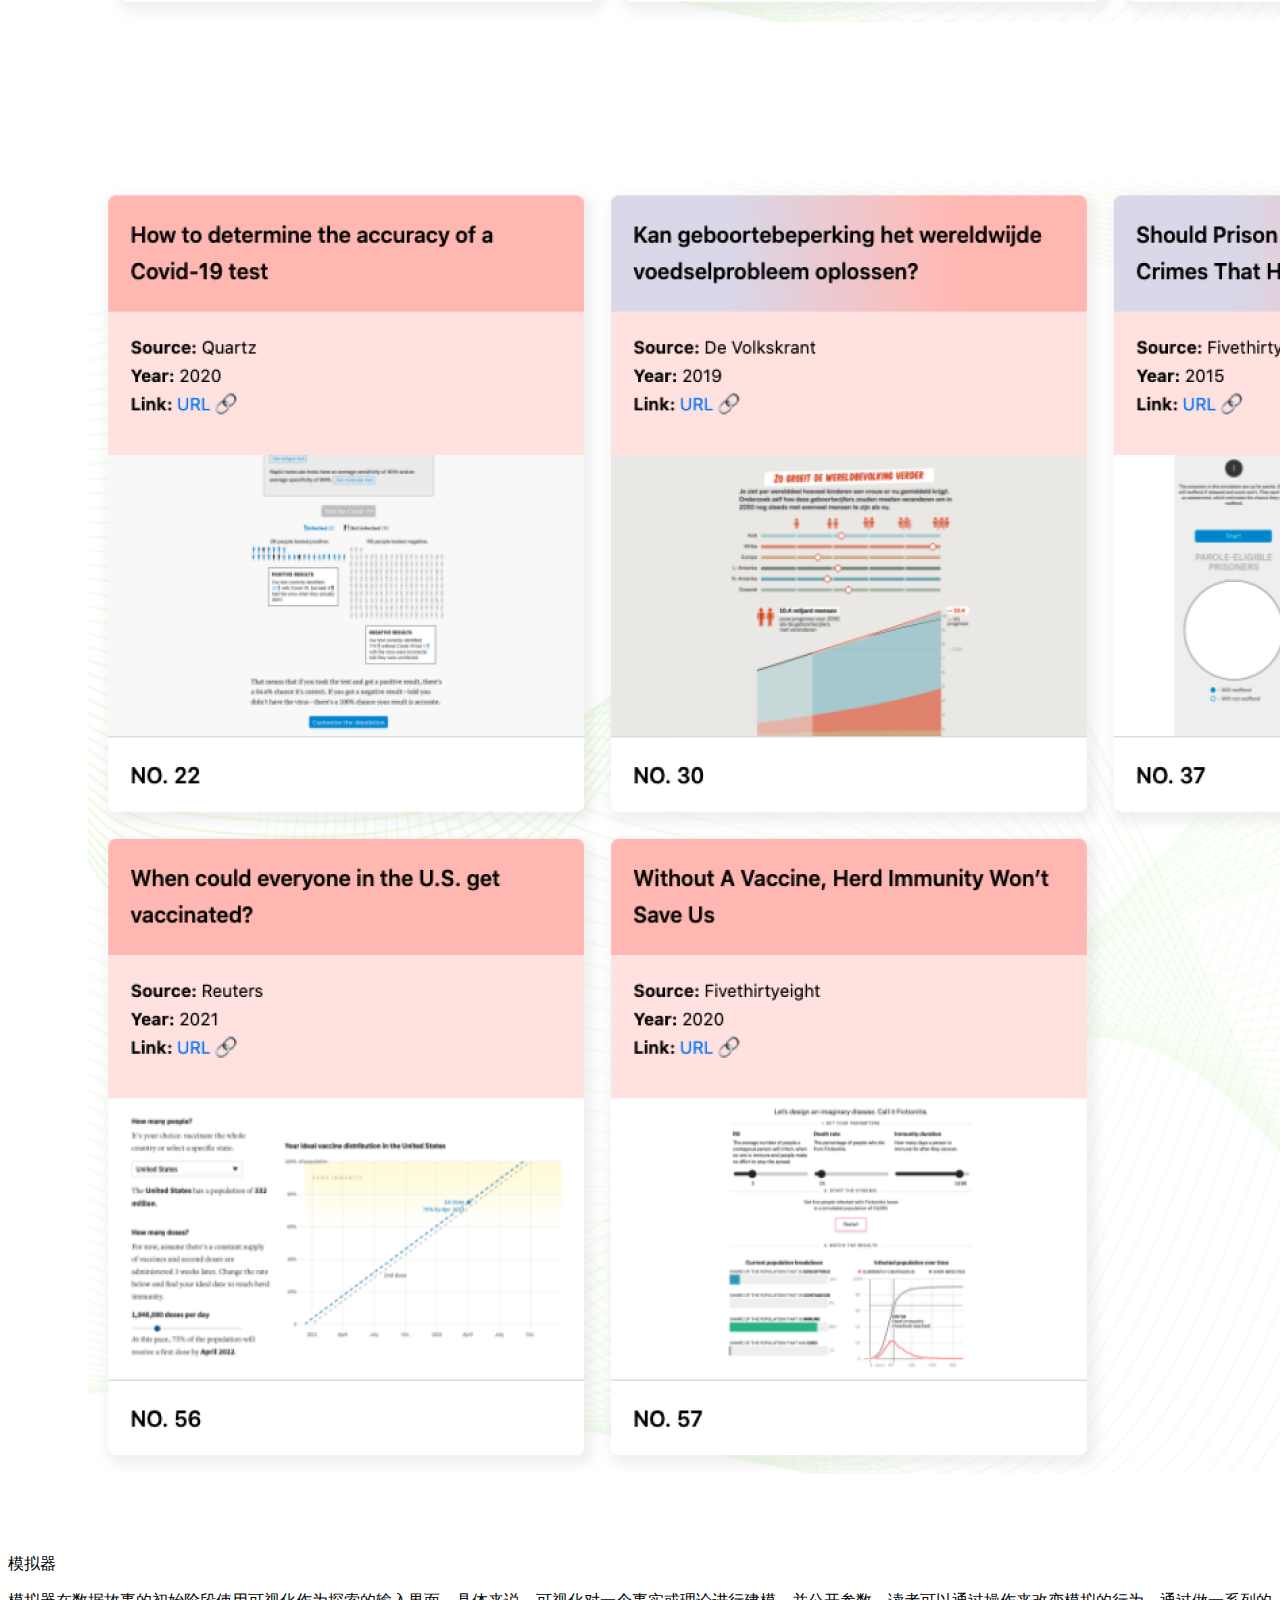
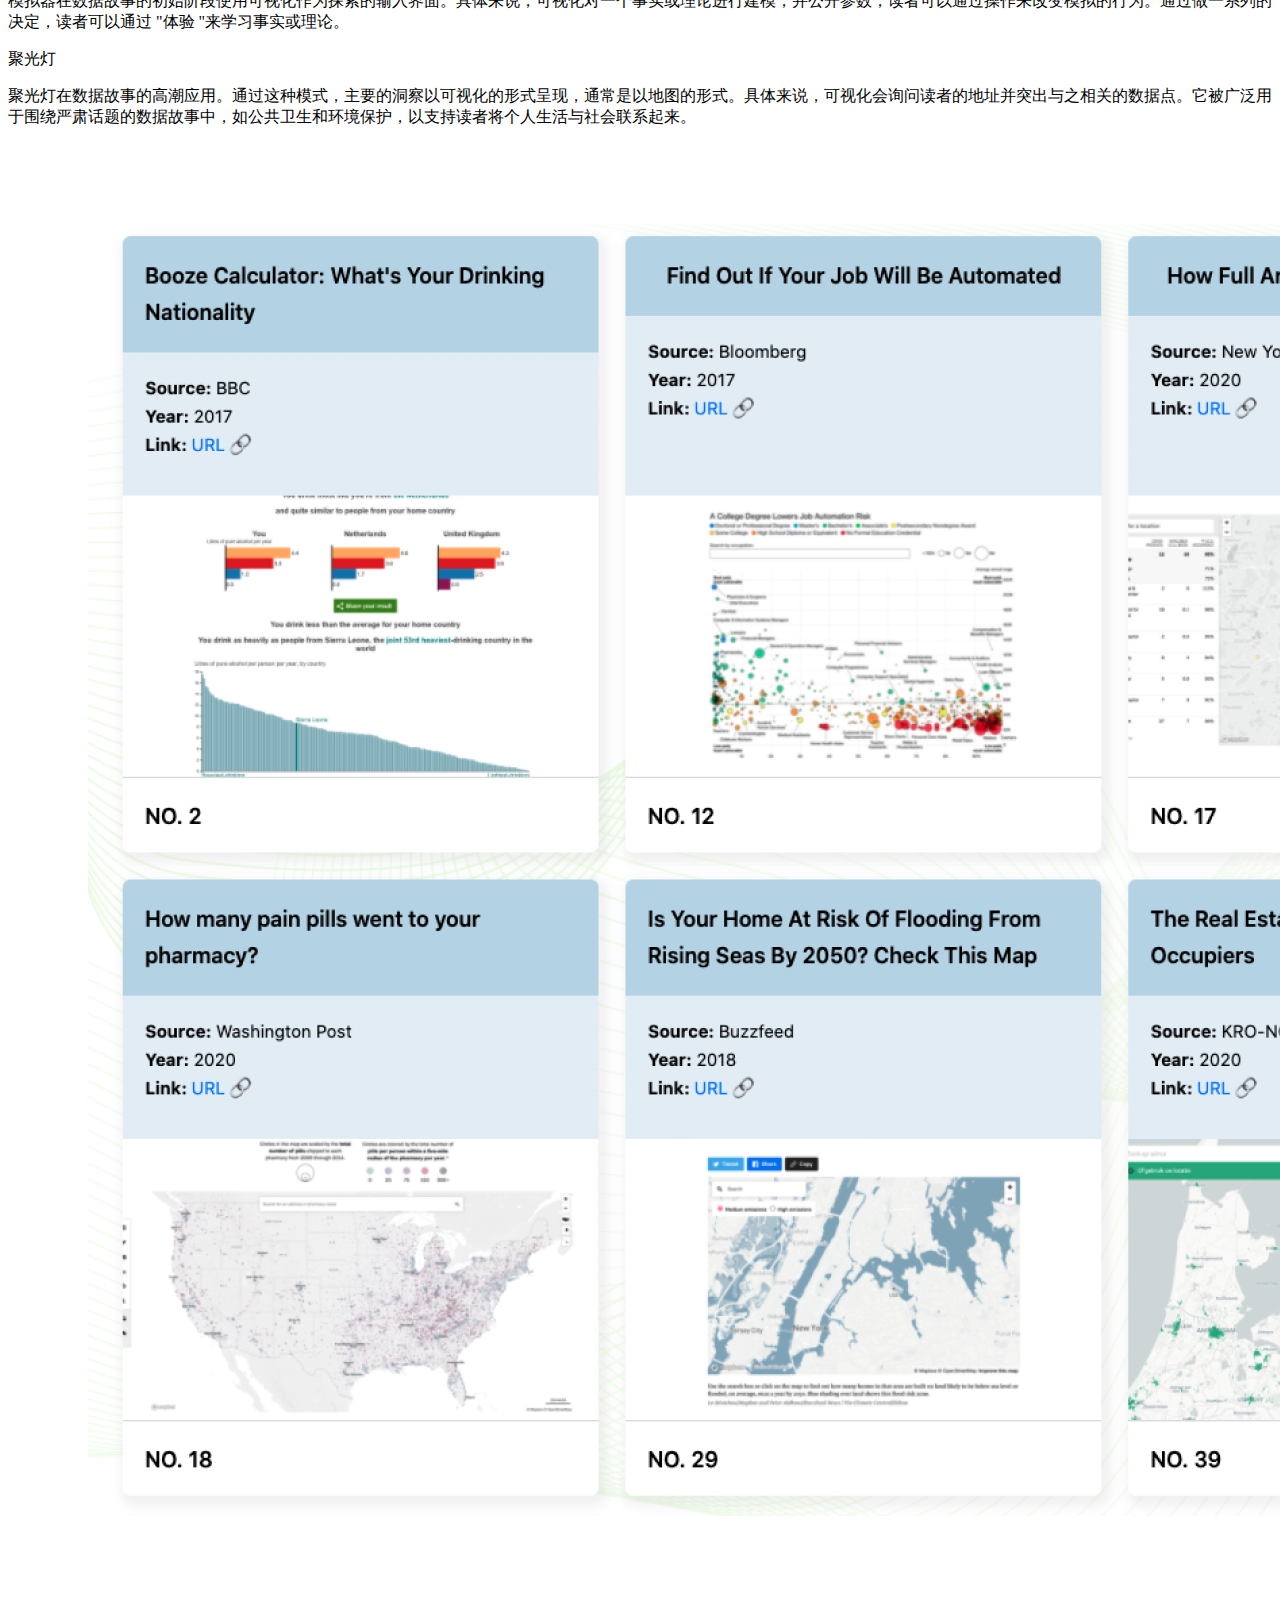
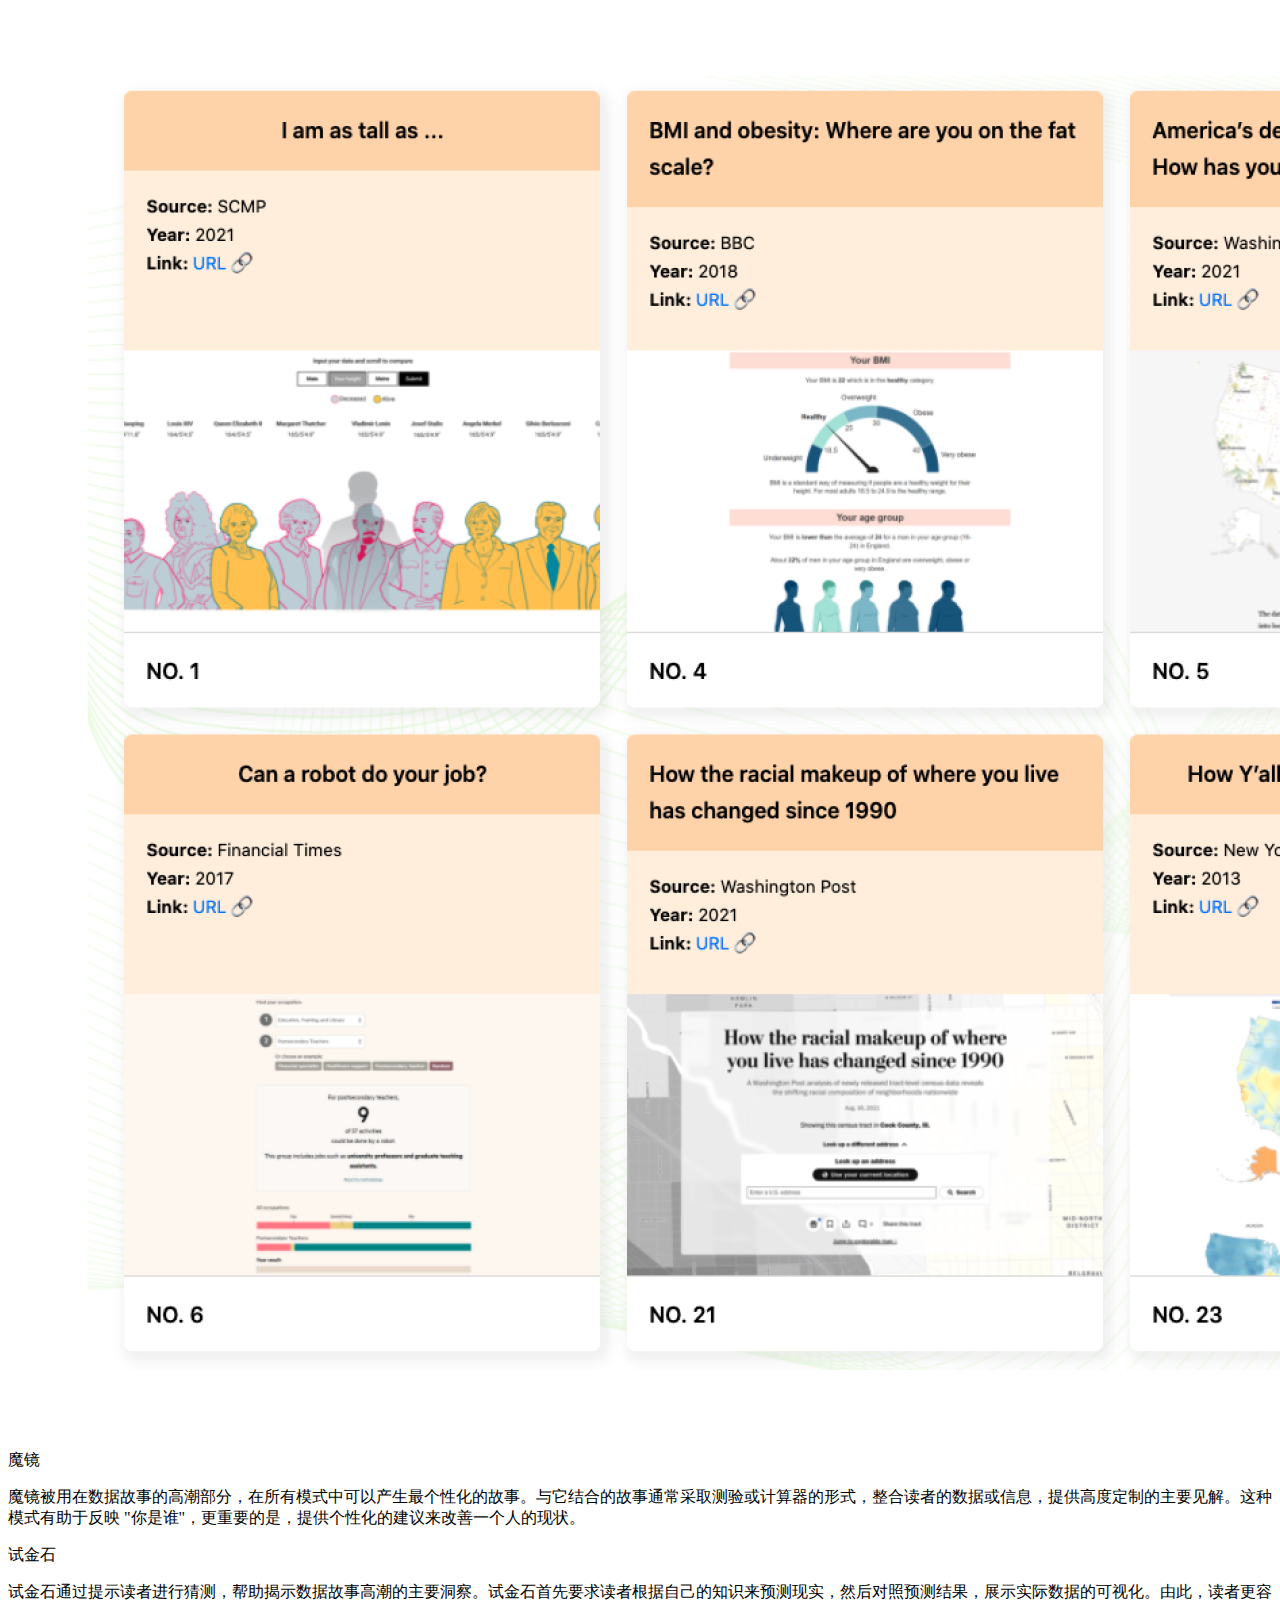
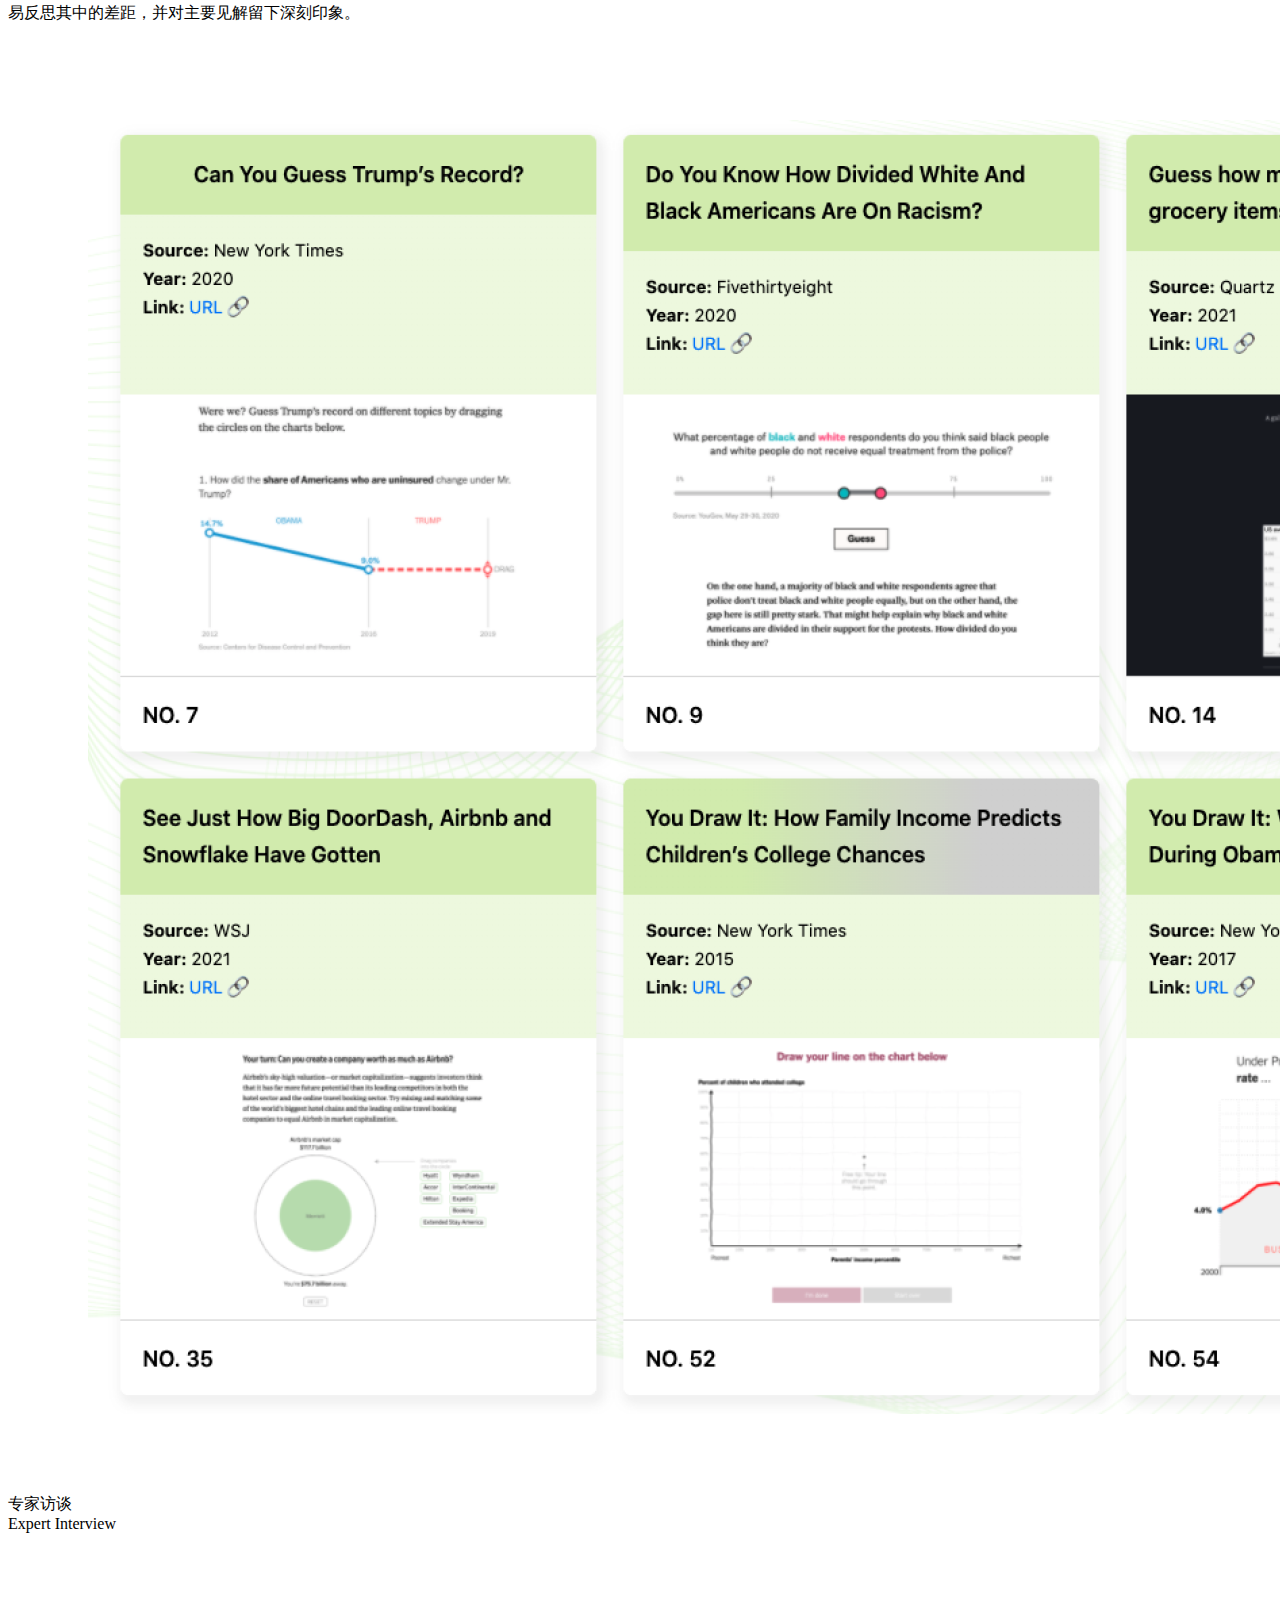
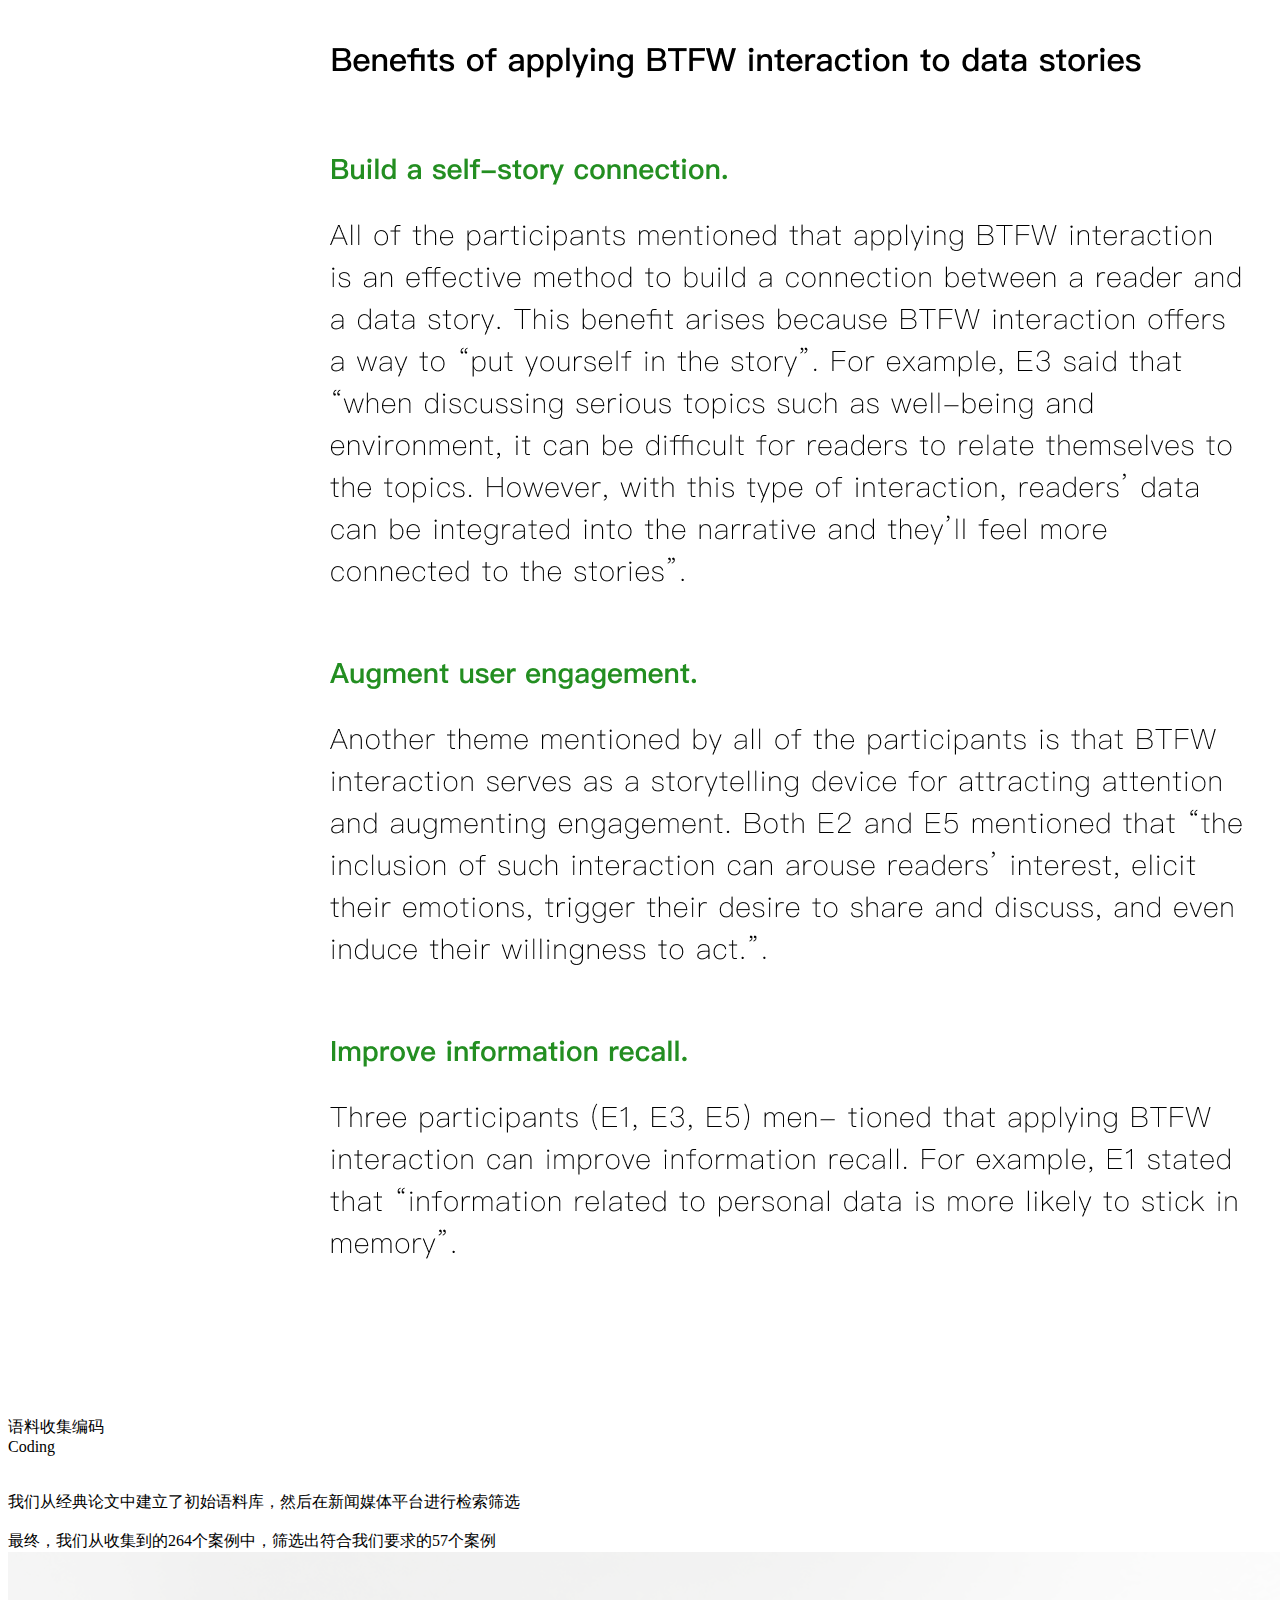
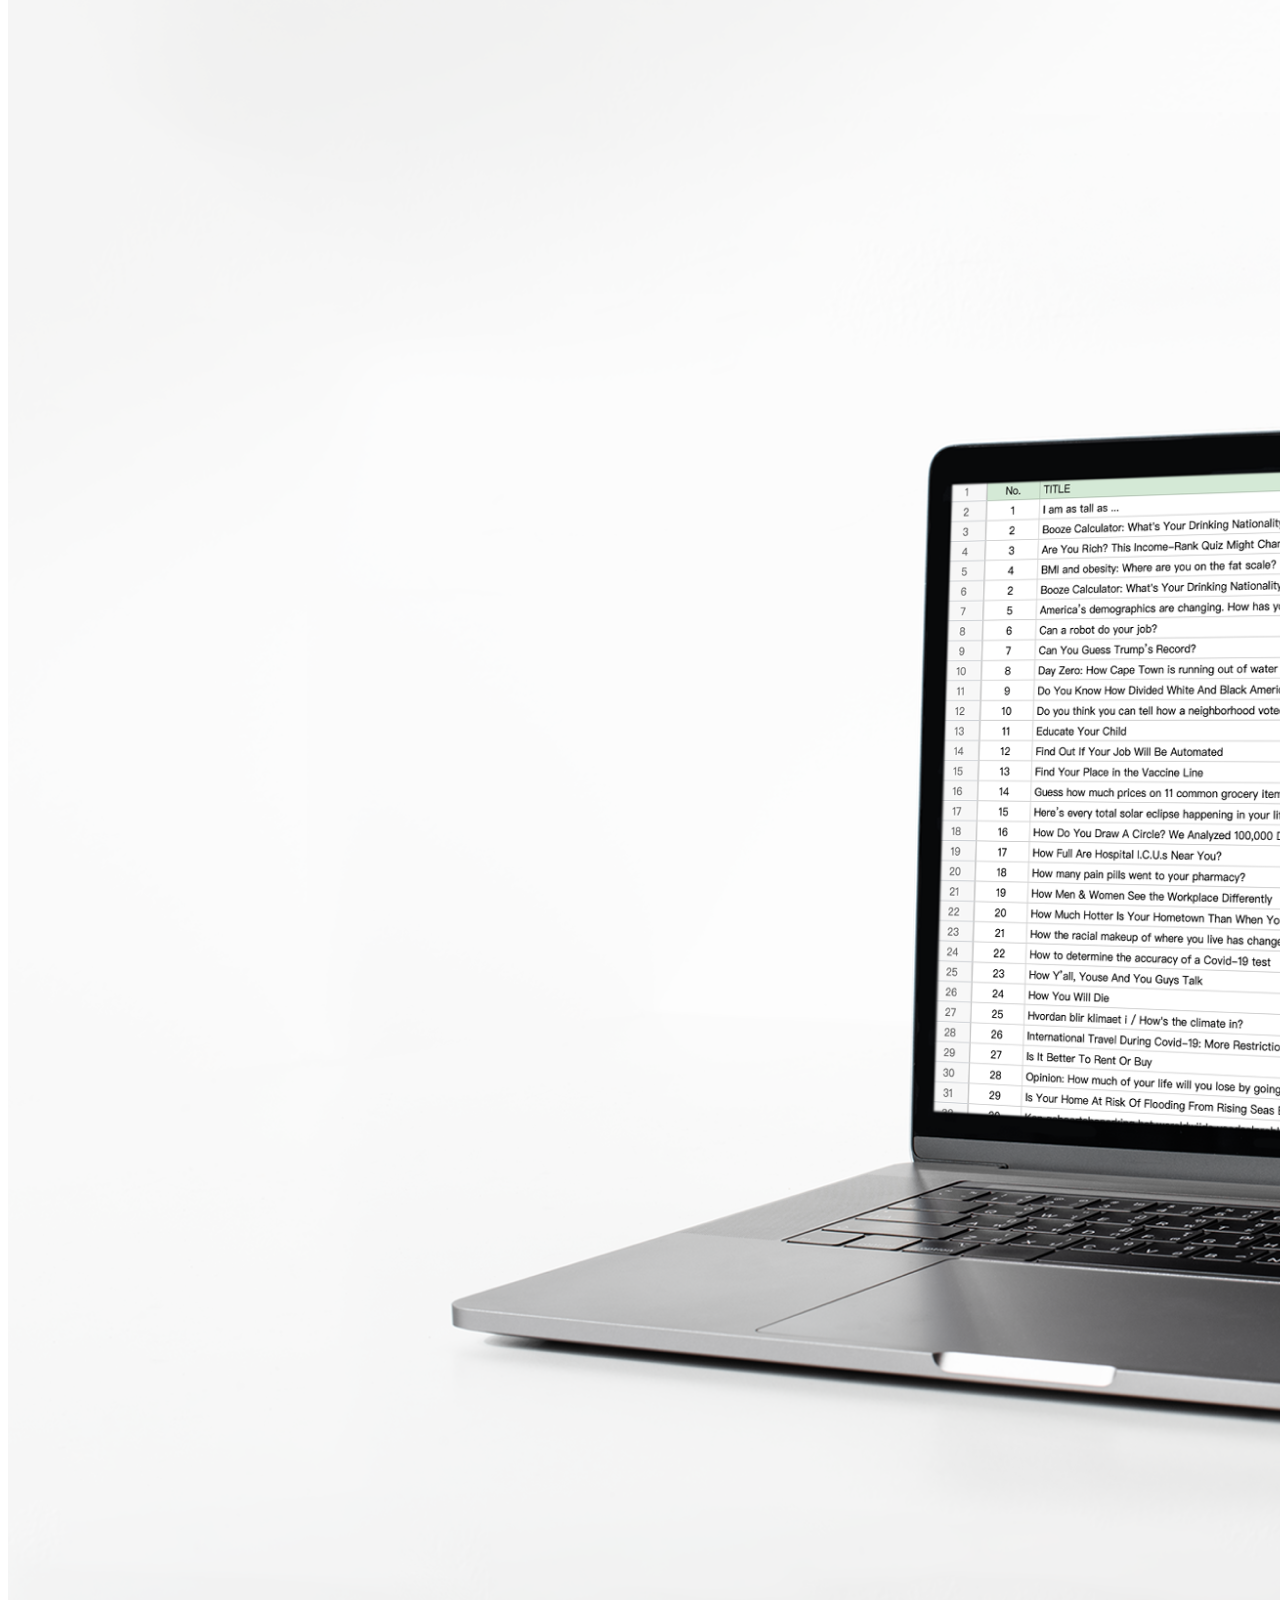
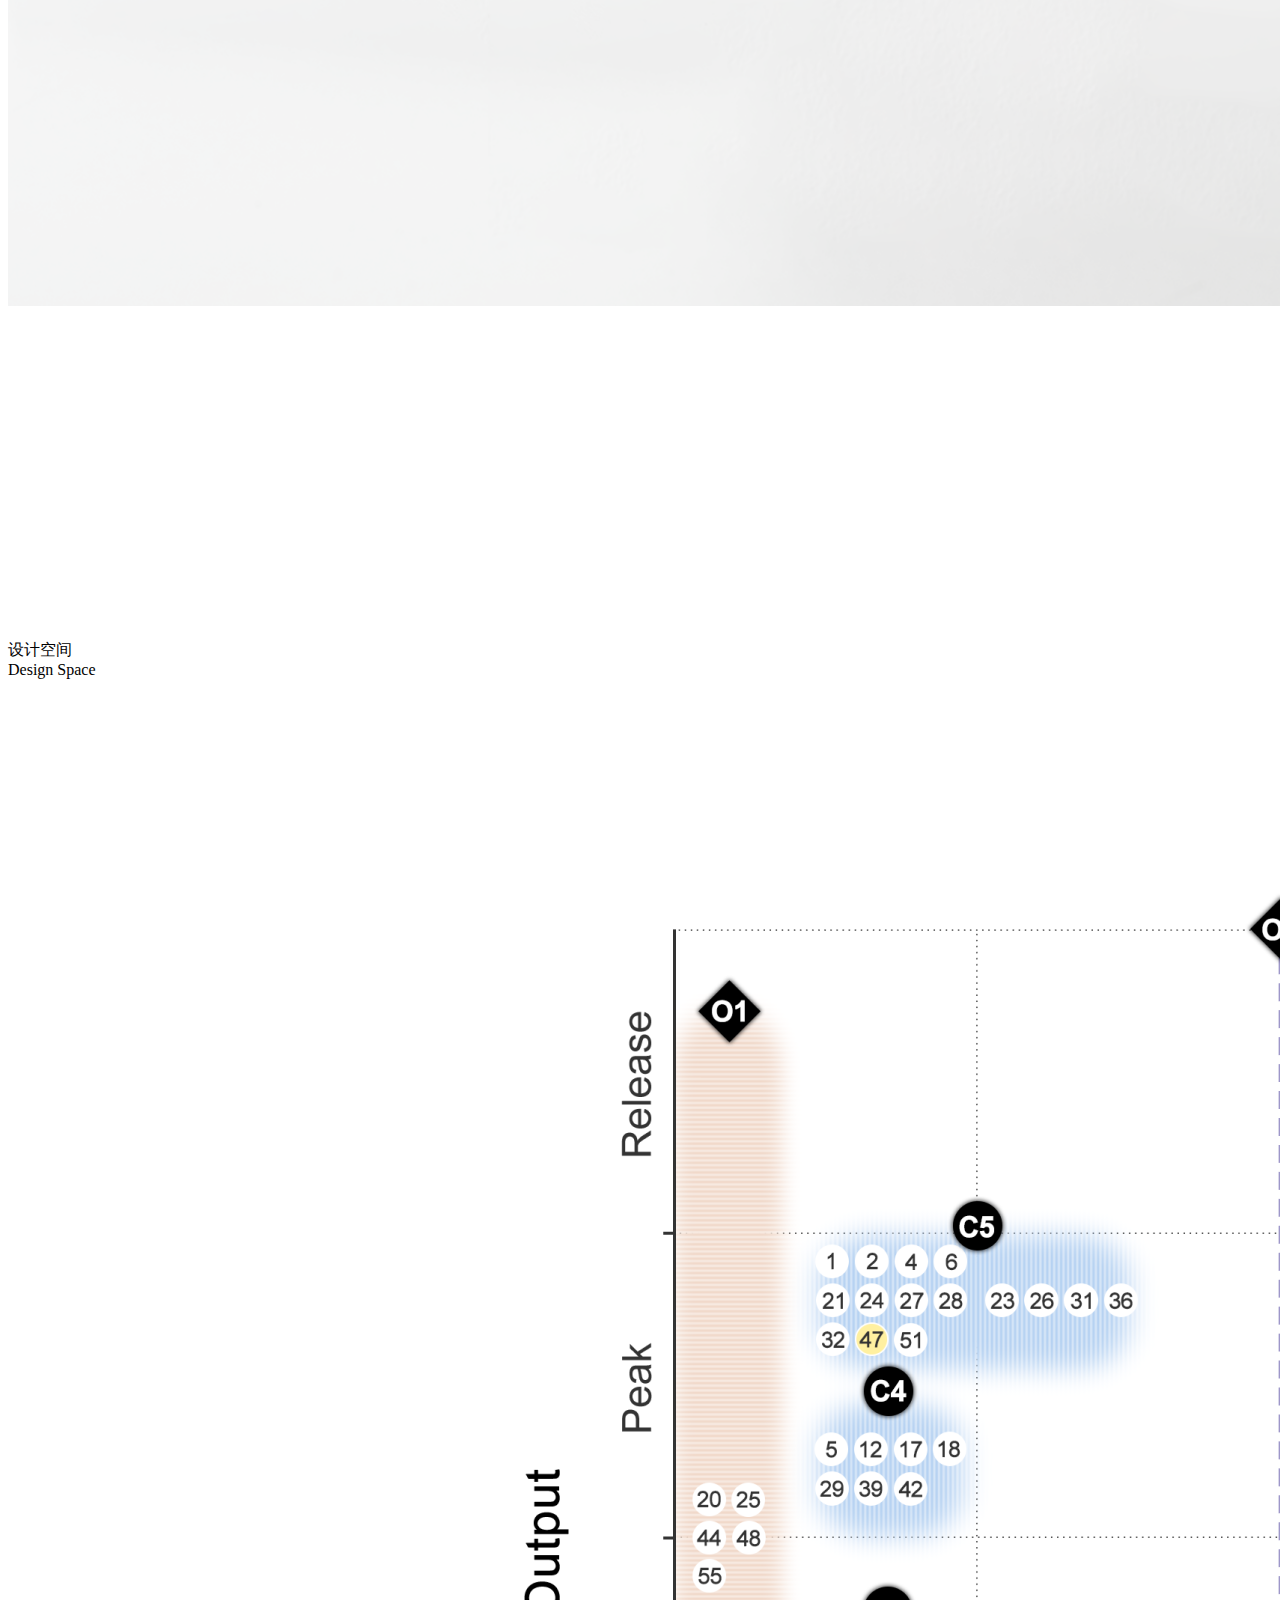
<file: assets/static/keyanjiaohu.html>
<body>
    <div class="keyan">
        <div class="pic"><img src="/assets/jiaohu/btfw-paper.png"/></div>
        <div class="title">
            <div class="title-e">Breaking the Fourth Wall <br>of Data Stories through Interaction</div>
            <div class="title-c">通过交互打破数据故事的第四堵墙</div>
        </div>
    </div>
    
    <div class="big-container">
        <div class="section">
            <div class="title">数据故事中的交互 BTFW Interaction</div>
            <div class="briefintro">Overview</div>
            <div class="briefintro1">交互在数据故事中的应用越来越多，它可以很好的帮助用户探索理解数据。结合叙事的交互可以打破读者的第四道墙，让读者与数据故事建立连接感，与之共情。我们通过对57个高质量交互式数据故事案例的分析，总结出了6种设计模式，分别为：开场金钩、万花筒、模拟器、聚光灯、魔镜、试金石，并对109名参与者进行用户实验，结果表明，这种结合叙事的交互，对用户与故事的连结、用户参与度和信息会议有积极作用。论文完整设计展示：<a href="https://btfwinteraction.github.io/" target = "blank">https://btfwinteraction.github.io/</a>。</div>
            <div class="tuwen">
                <div class="pic"><img src="/assets/jiaohu/c1.png"/></div>
                <div class="text">
                    <div class="texttitle">开场金钩</div>
                    <div class="textp">
                        <p>基于读者个人数据或知识的数据，故事从建立基调部分开始。这种设计模式只能在故事的开头找到，用于帮助读者快速理解故事的主题。它是揭示意外发现和增加好奇心的诱饵。</p>
                    </div>
                </div>
            </div>
            <div class="tuwen">
                <div class="text">
                    <div class="texttitle">万花筒</div>
                    <div class="textp">
                        <p>万花筒是在数据故事的初始阶段使用的。这种设计模式需要读者的个人数据作为支持事实的补充，然后将数据呈现为个性化的可视化。它的目的是通过提供由读者提供的数据支持的更有说服力的论据来达到说服的目的。</p>
                    </div>
                </div>
                <div class="pic"><img src="/assets/jiaohu/c2.png"/></div>
            </div>
            <div class="tuwen">
                <div class="pic"><img src="/assets/jiaohu/c3.png"/></div>
                <div class="text">
                    <div class="texttitle">模拟器</div>
                    <div class="textp">
                        <p>模拟器在数据故事的初始阶段使用可视化作为探索的输入界面。具体来说，可视化对一个事实或理论进行建模，并公开参数，读者可以通过操作来改变模拟的行为。通过做一系列的决定，读者可以通过 "体验 "来学习事实或理论。</p>
                    </div>
                </div>
            </div>
            <div class="tuwen">
                <div class="text">
                    <div class="texttitle">聚光灯</div>
                    <div class="textp">
                        <p>聚光灯在数据故事的高潮应用。通过这种模式，主要的洞察以可视化的形式呈现，通常是以地图的形式。具体来说，可视化会询问读者的地址并突出与之相关的数据点。它被广泛用于围绕严肃话题的数据故事中，如公共卫生和环境保护，以支持读者将个人生活与社会联系起来。</p>
                    </div>
                </div>
                <div class="pic"><img src="/assets/jiaohu/c4.png"/></div>
            </div>
            <div class="tuwen">
                <div class="pic"><img src="/assets/jiaohu/c5.png"/></div>
                <div class="text">
                    <div class="texttitle">魔镜</div>
                    <div class="textp">
                        <p>魔镜被用在数据故事的高潮部分，在所有模式中可以产生最个性化的故事。与它结合的故事通常采取测验或计算器的形式，整合读者的数据或信息，提供高度定制的主要见解。这种模式有助于反映 "你是谁"，更重要的是，提供个性化的建议来改善一个人的现状。</p>
                    </div>
                </div>
            </div>
            <div class="tuwen">
                <div class="text">
                    <div class="texttitle">试金石</div>
                    <div class="textp">
                        <p>试金石通过提示读者进行猜测，帮助揭示数据故事高潮的主要洞察。试金石首先要求读者根据自己的知识来预测现实，然后对照预测结果，展示实际数据的可视化。由此，读者更容易反思其中的差距，并对主要见解留下深刻印象。</p>
                    </div>
                </div>
                <div class="pic"><img src="/assets/jiaohu/c6.png"/></div>
            </div>

        </div>

        <div class="section">
            <div class="title">专家访谈</div>
            <div class="briefintro">Expert Interview</div>
            <div class="pic"><img src="/assets/jiaohu/btfw-zhuanjia.png"/></div>
        </div>

        <div class="section">
            <div class="title">语料收集编码</div>
            <div class="briefintro">Coding</div>
            <div class="briefintro"><br><br>我们从经典论文中建立了初始语料库，然后在新闻媒体平台进行检索筛选<br><br>最终，我们从收集到的264个案例中，筛选出符合我们要求的57个案例</div>
            <div class="pic"><img src="/assets/jiaohu/case.png"/></div>
            <!-- <div class="pic"><img src="/assets/jiaohu/btfw-sixcase.png"/></div> -->
        </div>

        <div class="section">
            <div class="title">设计空间</div>
            <div class="briefintro">Design Space</div>
            <div class="pic"><img src="/assets/jiaohu/btfw-designspace.png"/></div>
        </div>

        <div class="section">
            <div class="title">六种设计模式</div>
            <div class="briefintro">Six Design Pattern</div>
            <div class="pic"><img src="/assets/jiaohu/btfw-six.png"/></div>
        </div>

        <div class="section">
            <div class="title">实验:BTFW交互在用户参与度和用户故事连结上的表现</div>
            <div class="briefintro">User engagement and self-story-connection</div>
            <div class="briefintro"><br><br>在用户参与度的所有指标上，均显著高于基线；在用户故事连结的所有指标上，均显著高于基线</div>
            <div class="pic"><img src="/assets/jiaohu/result.png"/></div>
        </div>
        <div class="section">
            <div class="title">实验:BTFW交互在理解性和交互性上的张力情况</div>
            <div class="briefintro">The balance between interactivity and comprehensibility</div>
            <div class="briefintro"><br><br>开场金钩和模拟器在交互性和理解性上有较好的表现，试金石的理解性较弱</div>
            <div class="pic"><img src="/assets/jiaohu/balance.png"/></div>
        </div>

        
        
        
    </div>

    

    

</body>
</file>
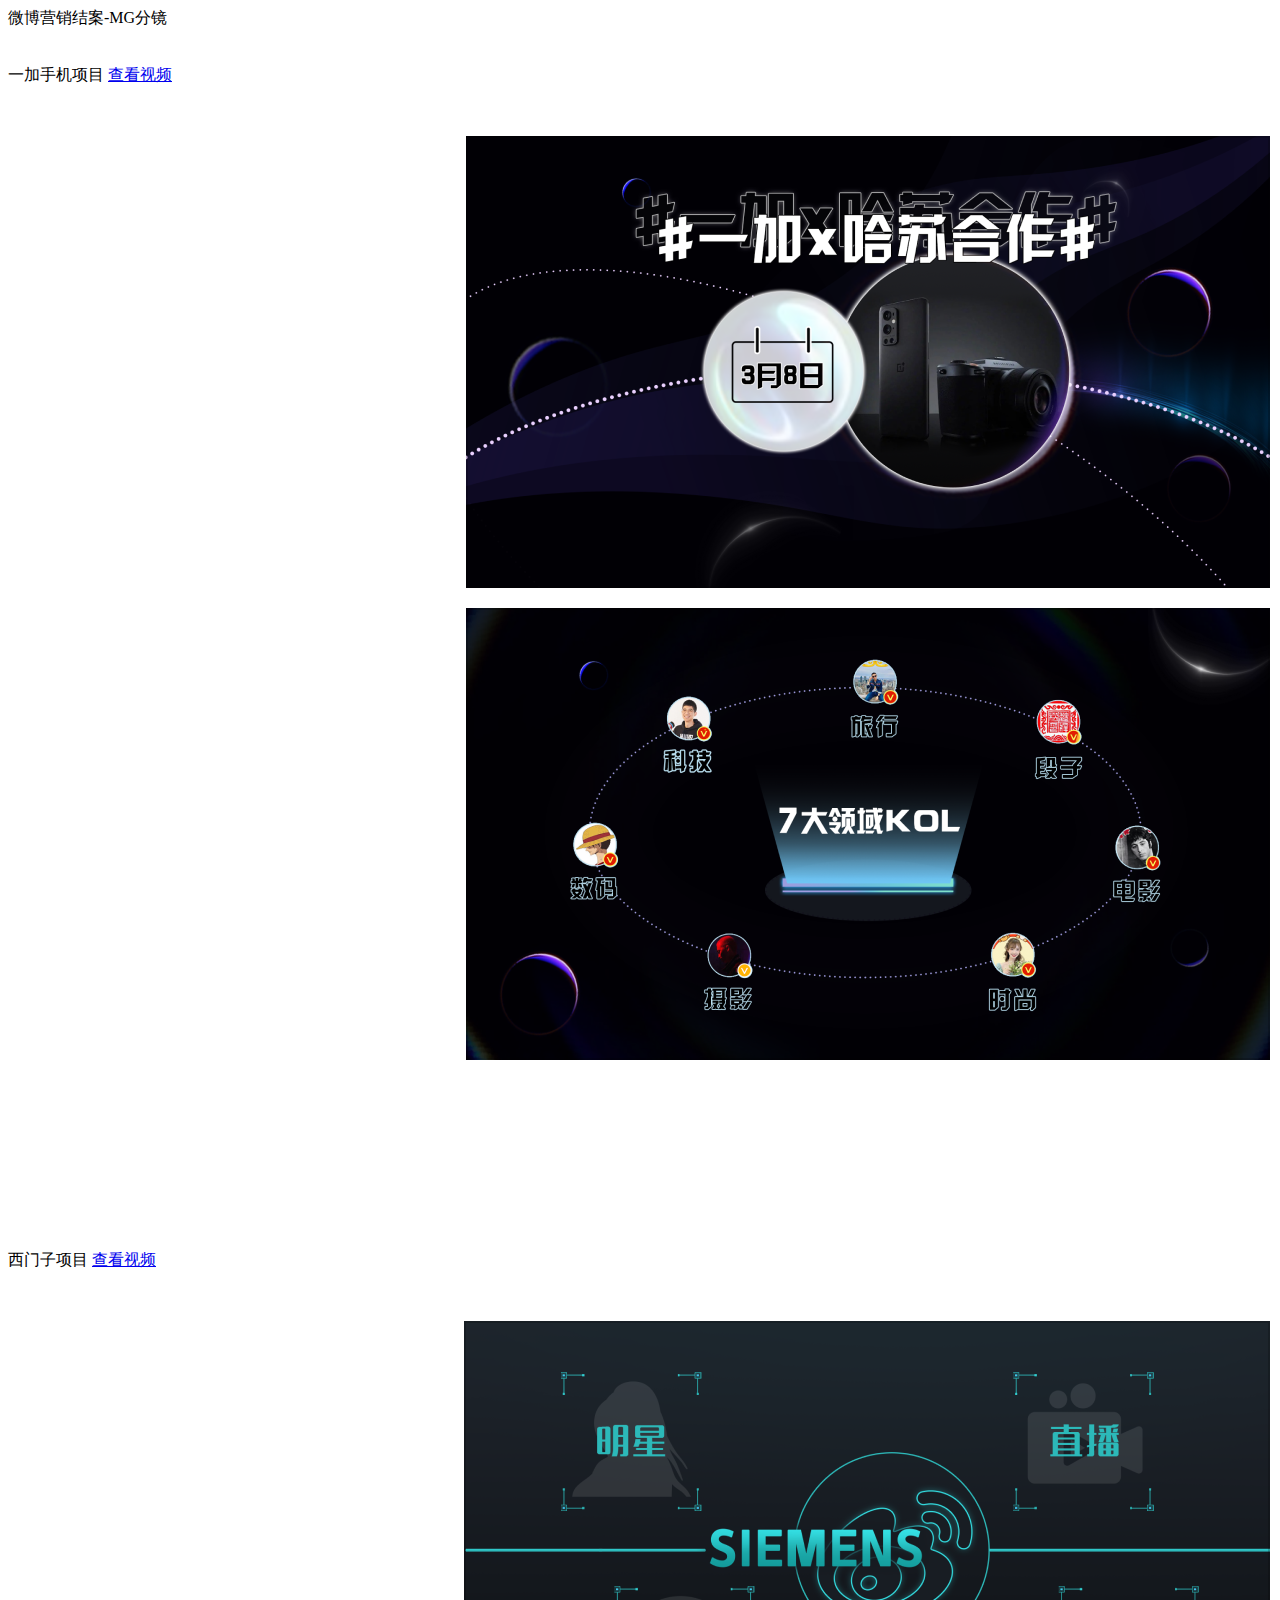
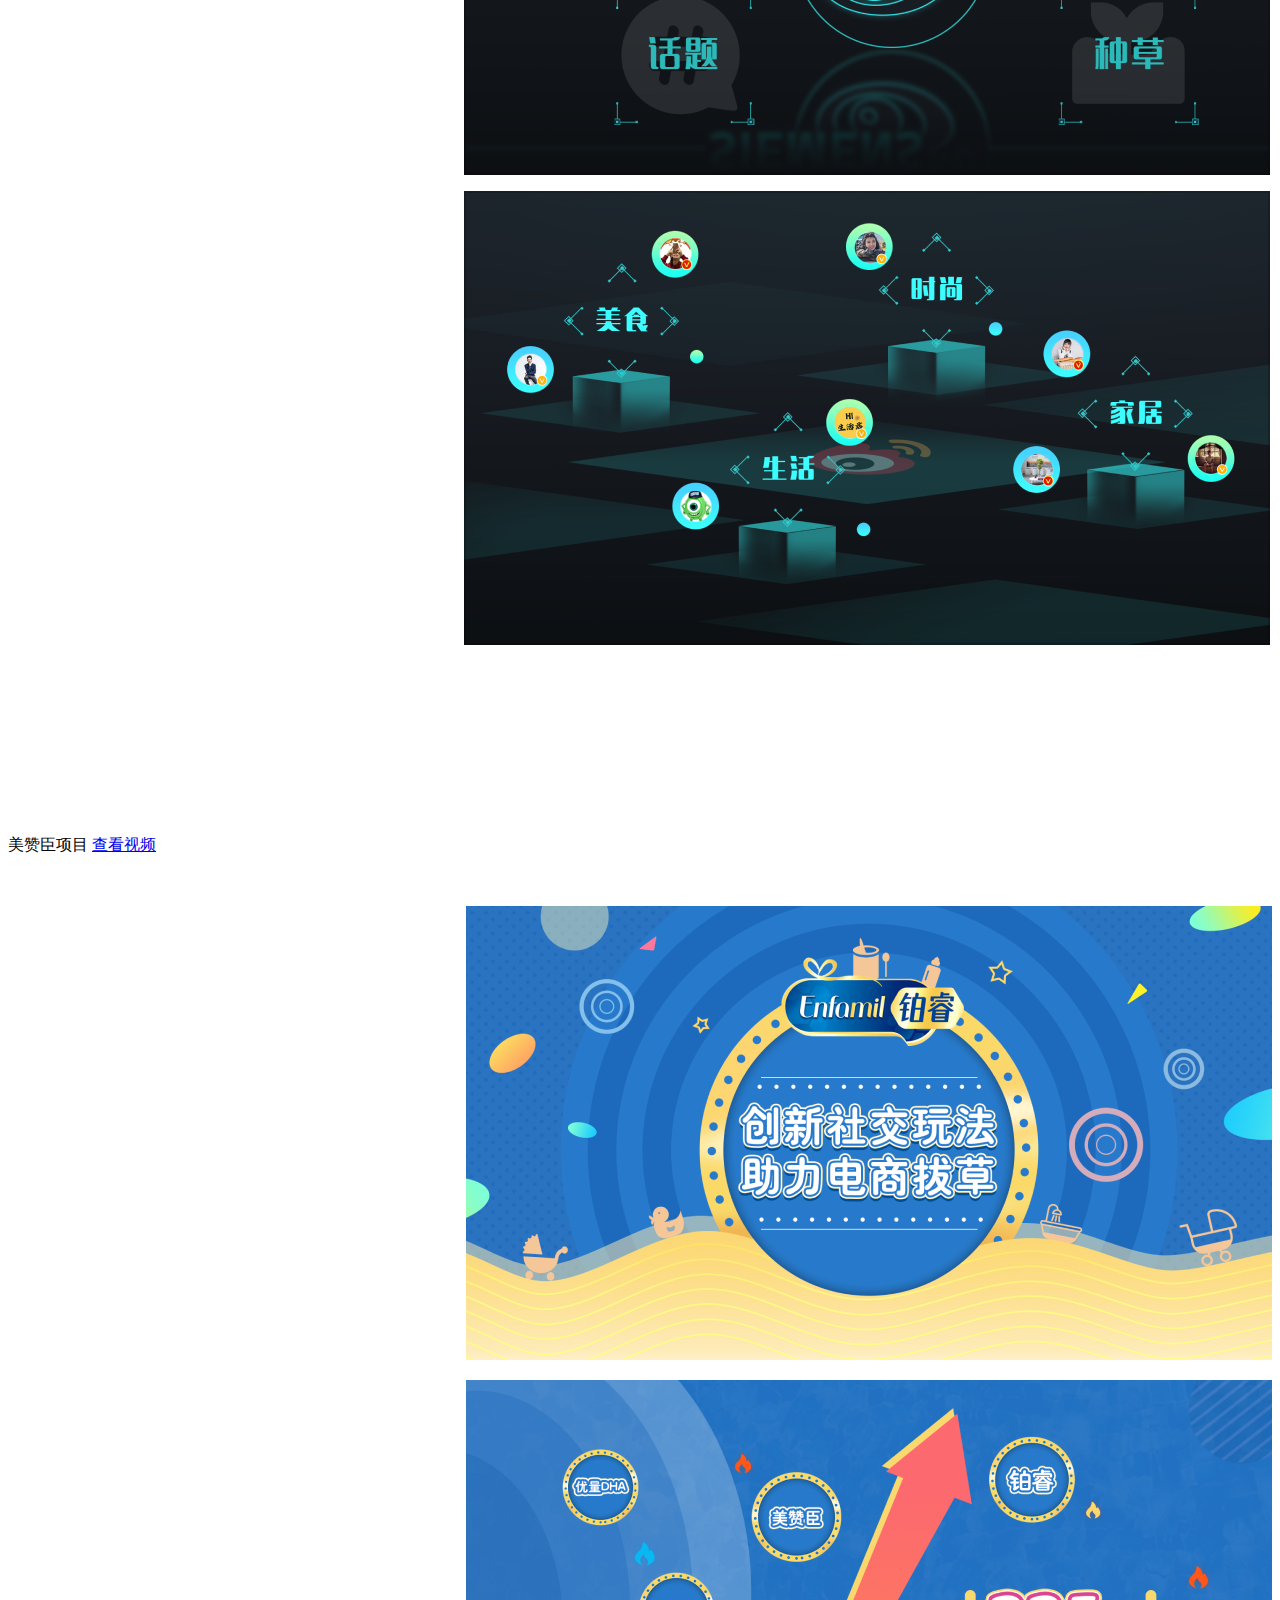
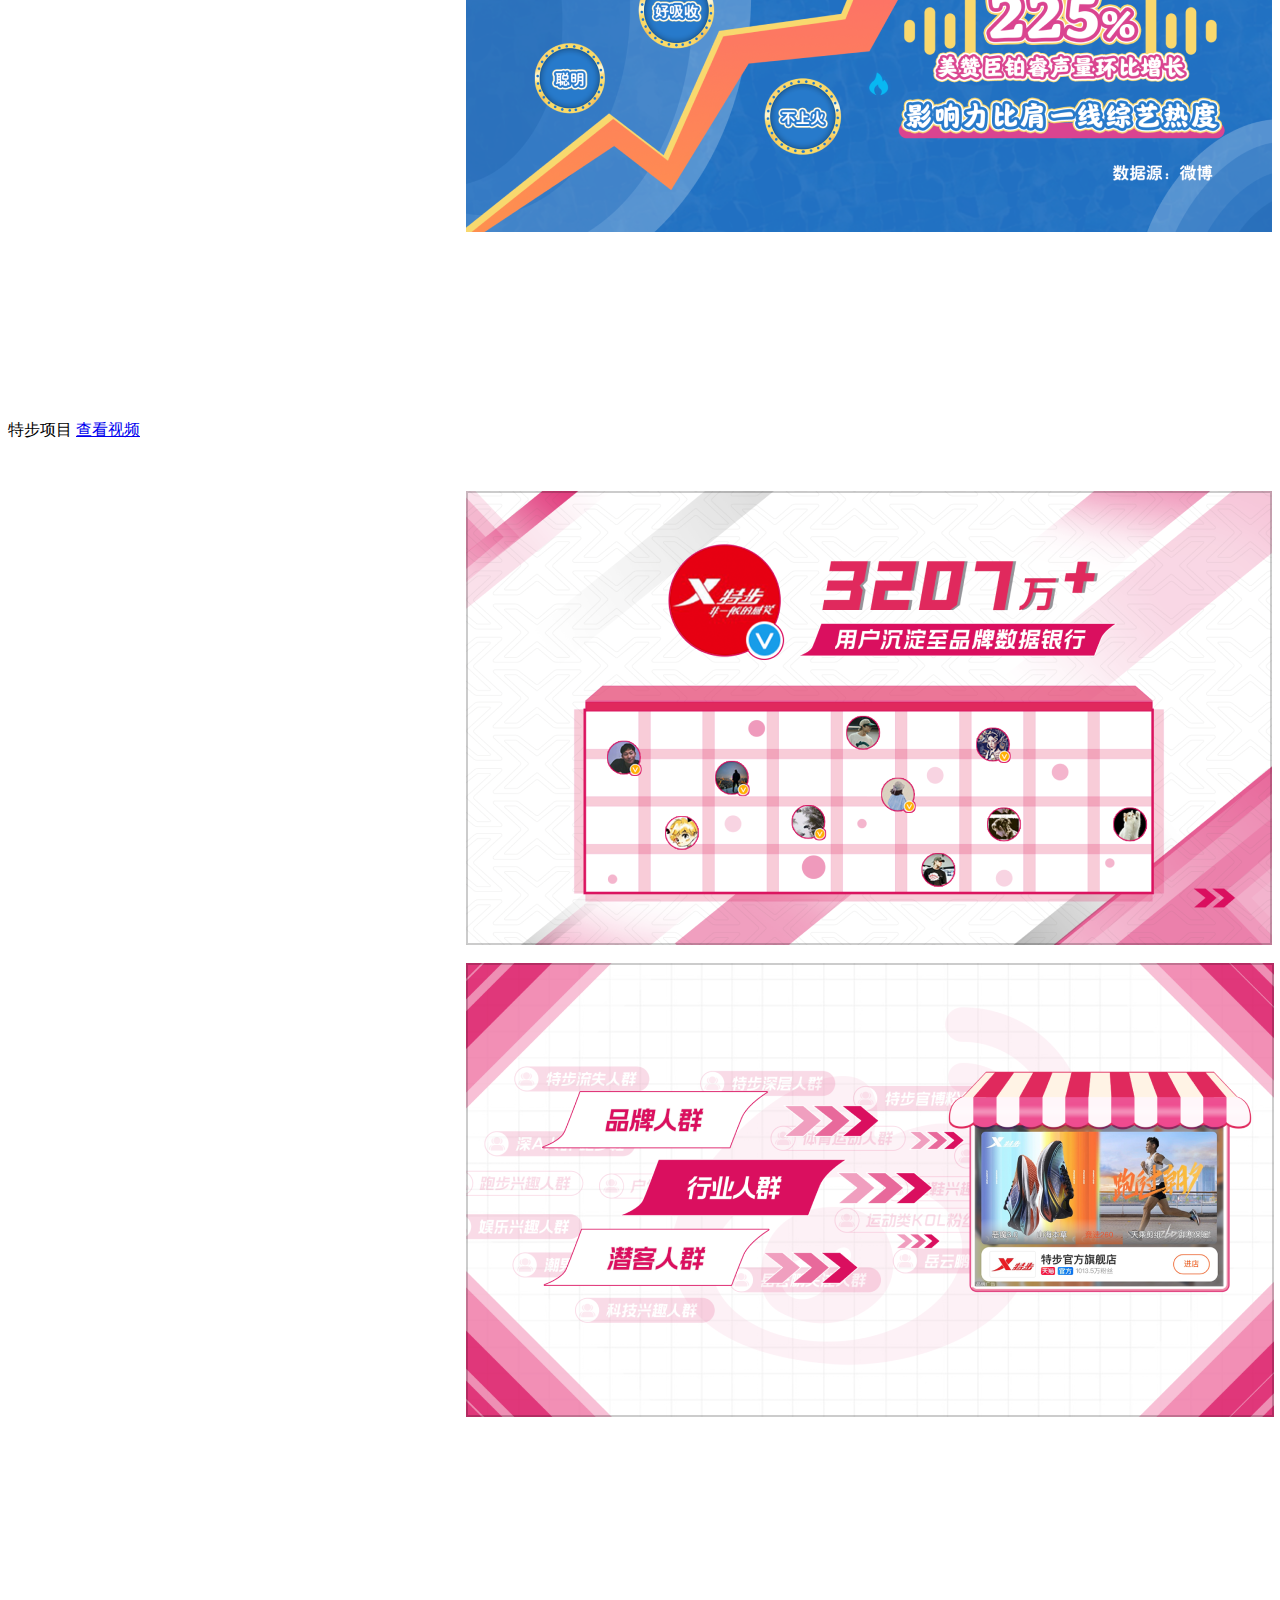
<file: assets/static/mg.html>
<body>
      
    <div class="big-container">
        <div class="section">
            <div class="title">微博营销结案-MG分镜</div>
            <div class="briefintro"><br><br></div>
            <div class="briefintro">一加手机项目 <a href="https://hd.weibo.com/senior/view/31050" target = "blank">查看视频</a></div>
            <div class="pic"><img src="/assets/qita/mg-yijia.png"/></div>
            <div class="briefintro"><br><br></div>
            <div class="briefintro">西门子项目 <a href="https://hd.weibo.com/senior/view/31090" target = "blank">查看视频</a></div>
            <div class="pic"><img src="/assets/qita/mg-ximenzi.png"/></div>
            <div class="briefintro"><br><br></div>
            <div class="briefintro">美赞臣项目 <a href="https://hd.weibo.com/senior/view/30941" target = "blank">查看视频</a></div>
            <div class="pic"><img src="/assets/qita/mg-meizanchen.png"/></div>
            <div class="briefintro"><br><br></div>
            <div class="briefintro">特步项目 <a href="https://hd.weibo.com/senior/view/31160" target = "blank">查看视频</a></div>
            <div class="pic"><img src="/assets/qita/mg-tebu.png"/></div>
            <div class="briefintro"><br><br></div>
        </div>    
    </div>   


</body>
</file>
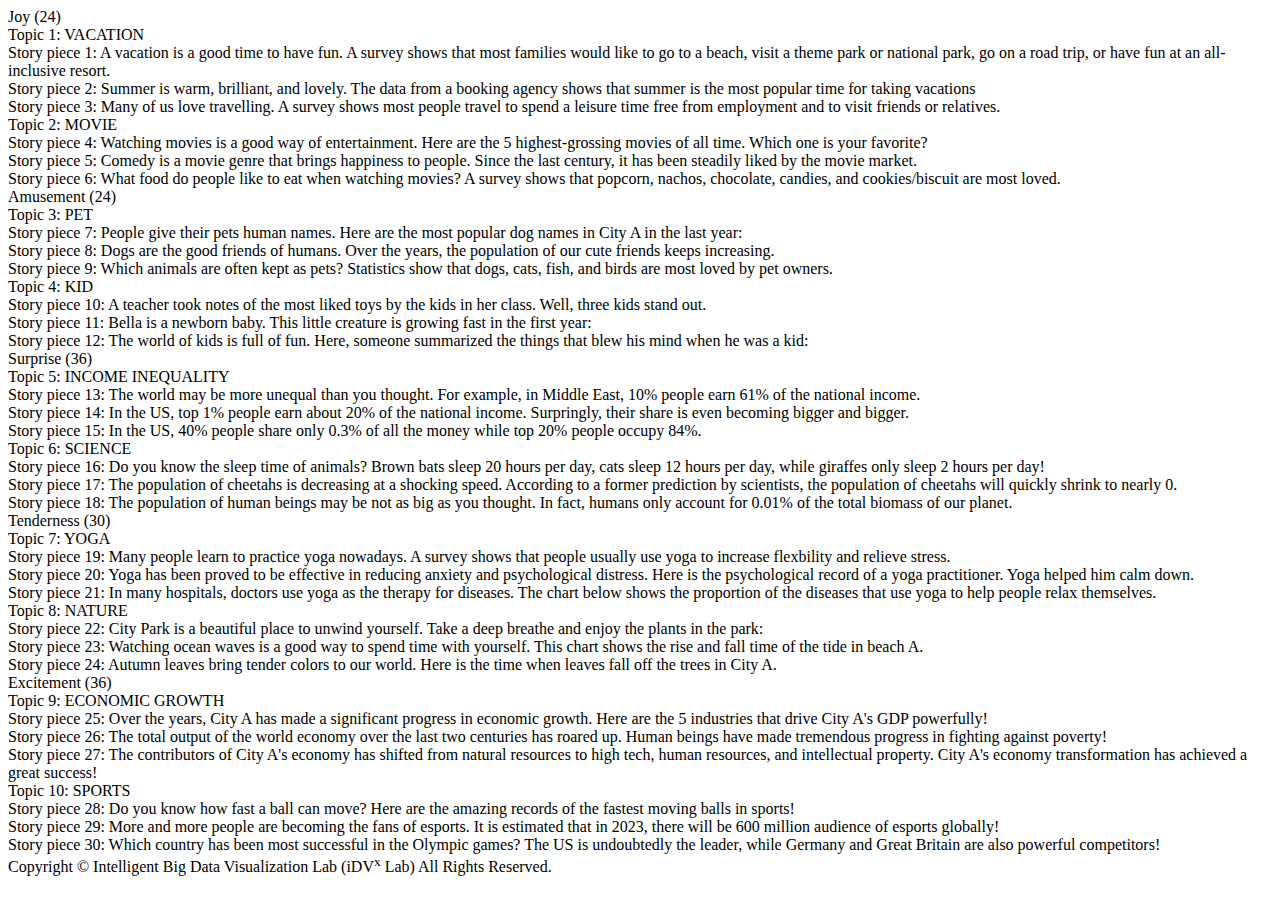
<file: assets/static/studymaterial.html>
<body>
    <div class="container-fluid study-container">


        <div class="joy emotion-node display-reminder-story">
           <!--  <div class="reminder-bg"></div> -->
            <div class="reminder-content-story">
                <div class="story-head">
                    <div class="reminder-symbol"></div>
                    <div class="reminder-title">Joy (24)</div>
                </div>
                <div class="story-topic">Topic 1: VACATION</div>
                <div class="story-piece">Story piece 1: A vacation is a good time to have fun. A survey shows that most families would like to go to a beach, visit a theme park or national park, go on a road trip, or have fun at an all-inclusive resort.</div>

                <div class="row row-cols-2 row-cols-md-3 row-cols-lg-4 video-deck joy-deck1">
                    <!-- cards inserted here -->
                    <div class="col video-deck-single" id="piece1"></div>
                    <div class="col video-deck-single"></div>
                    <div class="col video-deck-single"></div>
                    <div class="col video-deck-single"></div>
                    <div class="col video-deck-single"></div>
                </div>
                
                <div class="story-piece">Story piece 2: Summer is warm, brilliant, and lovely. The data from a booking agency shows that summer is the most popular time for taking vacations </div>
                <div class="row row-cols-2 row-cols-md-3 row-cols-lg-4 video-deck joy-deck2">
                    <!-- cards inserted here -->
                    <div class="col video-deck-single" id="piece2"></div>
                    <div class="col video-deck-single"></div>
                    <div class="col video-deck-single"></div>
                    <div class="col video-deck-single"></div>
                    <div class="col video-deck-single"></div>
                </div>

                <div class="story-piece">Story piece 3: Many of us love travelling. A survey shows most people travel to spend a leisure time free from employment and to visit friends or relatives.</div>
                <div class="row row-cols-2 row-cols-md-3 row-cols-lg-4 video-deck joy-deck3">
                    <!-- cards inserted here -->
                    <div class="col video-deck-single" id="piece3"></div>
                    <div class="col video-deck-single"></div>
                    <div class="col video-deck-single"></div>
                    <div class="col video-deck-single"></div>
                    <div class="col video-deck-single"></div>
                </div>

                <div class="story-topic">Topic 2: MOVIE</div>

                <div class="story-piece">Story piece 4: Watching movies is a good way of entertainment. Here are the 5 highest-grossing movies of all time. Which one is your favorite? </div>
                <div class="row row-cols-2 row-cols-md-3 row-cols-lg-4 video-deck joy-deck4">
                    <!-- cards inserted here -->
                    <div class="col video-deck-single" id="piece4"></div>
                    <div class="col video-deck-single"></div>
                    <div class="col video-deck-single"></div>
                    <div class="col video-deck-single"></div>
                    <div class="col video-deck-single"></div>
                </div>

                <div class="story-piece">Story piece 5: Comedy is a movie genre that brings happiness to people. Since the last century, it has been steadily liked by the movie market. </div>
                <div class="row row-cols-2 row-cols-md-3 row-cols-lg-4 video-deck joy-deck5">
                    <!-- cards inserted here -->
                    <div class="col video-deck-single" id="piece5"></div>
                    <div class="col video-deck-single"></div>
                    <div class="col video-deck-single"></div>
                    <div class="col video-deck-single"></div>
                    <div class="col video-deck-single"></div>
                </div>

                <div class="story-piece">Story piece 6: What food do people like to eat when watching movies? A survey shows that popcorn, nachos, chocolate, candies, and cookies/biscuit are most loved. </div>
                <div class="row row-cols-2 row-cols-md-3 row-cols-lg-4 video-deck joy-deck6">
                    <!-- cards inserted here -->
                    <div class="col video-deck-single" id="piece6"></div>
                    <div class="col video-deck-single"></div>
                    <div class="col video-deck-single"></div>
                    <div class="col video-deck-single"></div>
                    <div class="col video-deck-single"></div>
                </div>
            </div>
        </div>

        <div class="amusement emotion-node display-reminder-story">
           <!--  <div class="reminder-bg"></div> -->
            <div class="reminder-content-story">
                <div class="story-head">
                    <div class="reminder-symbol"></div>
                    <div class="reminder-title">Amusement (24)</div>
                </div>
                <div class="story-topic">Topic 3: PET</div>
                <div class="story-piece">Story piece 7: People give their pets human names. Here are the most popular dog names in City A in the last year: </div>

                 <div class="row row-cols-2 row-cols-md-3 row-cols-lg-4 video-deck amusement-deck7">
                    <!-- cards inserted here -->
                    <div class="col video-deck-single" id="piece7"></div>
                    <div class="col video-deck-single"></div>
                    <div class="col video-deck-single"></div>
                    <div class="col video-deck-single"></div>
                    <div class="col video-deck-single"></div>
                </div>
                
                <div class="story-piece">Story piece 8: Dogs are the good friends of humans. Over the years, the population of our cute friends keeps increasing. </div>
                <div class="row row-cols-2 row-cols-md-3 row-cols-lg-4 video-deck amusement-deck8">
                    <!-- cards inserted here -->
                    <div class="col video-deck-single" id="piece8"></div>
                    <div class="col video-deck-single"></div>
                    <div class="col video-deck-single"></div>
                    <div class="col video-deck-single"></div>
                    <div class="col video-deck-single"></div>
                </div>

                <div class="story-piece">Story piece 9: Which animals are often kept as pets? Statistics show that dogs, cats, fish, and birds are most loved by pet owners. </div>
                <div class="row row-cols-2 row-cols-md-3 row-cols-lg-4 video-deck amusement-deck9">
                    <!-- cards inserted here -->
                    <div class="col video-deck-single" id="piece9"></div>
                    <div class="col video-deck-single"></div>
                    <div class="col video-deck-single"></div>
                    <div class="col video-deck-single"></div>
                    <div class="col video-deck-single"></div>
                </div>

                <div class="story-topic">Topic 4: KID</div>

                <div class="story-piece">Story piece 10: A teacher took notes of the most liked toys by the kids in her class. Well, three kids stand out. </div>
                <div class="row row-cols-2 row-cols-md-3 row-cols-lg-4 video-deck amusement-deck10">
                    <!-- cards inserted here -->
                    <div class="col video-deck-single" id="piece10"></div>
                    <div class="col video-deck-single"></div>
                    <div class="col video-deck-single"></div>
                    <div class="col video-deck-single"></div>
                    <div class="col video-deck-single"></div>
                </div>

                <div class="story-piece">Story piece 11: Bella is a newborn baby. This little creature is growing fast in the first year: </div>
                <div class="row row-cols-2 row-cols-md-3 row-cols-lg-4 video-deck amusement-deck11">
                    <!-- cards inserted here -->
                    <div class="col video-deck-single" id="piece11"></div>
                    <div class="col video-deck-single"></div>
                    <div class="col video-deck-single"></div>
                    <div class="col video-deck-single"></div>
                    <div class="col video-deck-single"></div>
                </div>

                <div class="story-piece">Story piece 12: The world of kids is full of fun. Here, someone summarized the things that blew his mind when he was a kid: </div>
                <div class="row row-cols-2 row-cols-md-3 row-cols-lg-4 video-deck amusement-deck12">
                    <!-- cards inserted here -->
                    <div class="col video-deck-single" id="piece12"></div>
                    <div class="col video-deck-single"></div>
                    <div class="col video-deck-single"></div>
                    <div class="col video-deck-single"></div>
                    <div class="col video-deck-single"></div>
                </div>
            </div>
        </div>


        <div class="surprise emotion-node display-reminder-story">
           <!--  <div class="reminder-bg"></div> -->
            <div class="reminder-content-story">
                <div class="story-head">
                    <div class="reminder-symbol"></div>
                    <div class="reminder-title">Surprise (36)</div>
                </div>
                <div class="story-topic">Topic 5: INCOME INEQUALITY</div>
                <div class="story-piece">Story piece 13: The world may be more unequal than you thought. For example, in Middle East, 10% people earn 61% of the national income.</div>

                 <div class="row row-cols-2 row-cols-md-3 row-cols-lg-4 video-deck surprise-deck13">
                    <!-- cards inserted here -->
                    <div class="col video-deck-single" id="piece13"></div>
                    <div class="col video-deck-single"></div>
                    <div class="col video-deck-single"></div>
                    <div class="col video-deck-single"></div>
                    <div class="col video-deck-single"></div>
                </div>
                
                <div class="story-piece">Story piece 14: In the US, top 1% people earn about 20% of the national income. Surpringly, their share is even becoming bigger and bigger. </div>
                <div class="row row-cols-2 row-cols-md-3 row-cols-lg-4 video-deck surprise-deck14">
                    <!-- cards inserted here -->
                    <div class="col video-deck-single" id="piece14"></div>
                    <div class="col video-deck-single"></div>
                    <div class="col video-deck-single"></div>
                    <div class="col video-deck-single"></div>
                    <div class="col video-deck-single"></div>
                </div>

                <div class="story-piece">Story piece 15: In the US, 40% people share only 0.3% of all the money while top 20% people occupy 84%. </div>
                <div class="row row-cols-2 row-cols-md-3 row-cols-lg-4 video-deck surprise-deck15">
                    <!-- cards inserted here -->
                    <div class="col video-deck-single" id="piece15"></div>
                    <div class="col video-deck-single"></div>
                    <div class="col video-deck-single"></div>
                    <div class="col video-deck-single"></div>
                    <div class="col video-deck-single"></div>
                </div>

                <div class="story-topic">Topic 6: SCIENCE</div>

                <div class="story-piece">Story piece 16: Do you know the sleep time of animals? Brown bats sleep 20 hours per day, cats sleep 12 hours per day, while giraffes only sleep 2 hours per day!</div>
                <div class="row row-cols-2 row-cols-md-3 row-cols-lg-4 video-deck surprise-deck16">
                    <!-- cards inserted here -->
                    <div class="col video-deck-single" id="piece16"></div>
                    <div class="col video-deck-single"></div>
                    <div class="col video-deck-single"></div>
                    <div class="col video-deck-single"></div>
                    <div class="col video-deck-single"></div>
                </div>

                <div class="story-piece">Story piece 17: The population of cheetahs is decreasing at a shocking speed. According to a former prediction by scientists, the population of cheetahs will quickly shrink to nearly 0. </div>
                <div class="row row-cols-2 row-cols-md-3 row-cols-lg-4 video-deck surprise-deck17">
                    <!-- cards inserted here -->
                    <div class="col video-deck-single" id="piece17"></div>
                    <div class="col video-deck-single"></div>
                    <div class="col video-deck-single"></div>
                    <div class="col video-deck-single"></div>
                    <div class="col video-deck-single"></div>
                </div>

                <div class="story-piece">Story piece 18: The population of human beings may be not as big as you thought. In fact, humans only account for 0.01% of the total biomass of our planet. </div>
                <div class="row row-cols-2 row-cols-md-3 row-cols-lg-4 video-deck surprise-deck18">
                    <!-- cards inserted here -->
                    <div class="col video-deck-single" id="piece18"></div>
                    <div class="col video-deck-single"></div>
                    <div class="col video-deck-single"></div>
                    <div class="col video-deck-single"></div>
                    <div class="col video-deck-single"></div>
                </div>
            </div>
        </div>



        <div class="tenderness emotion-node display-reminder-story">
           <!--  <div class="reminder-bg"></div> -->
            <div class="reminder-content-story">
                <div class="story-head">
                    <div class="reminder-symbol"></div>
                    <div class="reminder-title">Tenderness (30)</div>
                </div>
                <div class="story-topic">Topic 7: YOGA</div>
                <div class="story-piece">Story piece 19: Many people learn to practice yoga nowadays. A survey shows that people usually use yoga to increase flexbility and relieve stress.</div>

                 <div class="row row-cols-2 row-cols-md-3 row-cols-lg-4 video-deck tenderness-deck19">
                    <!-- cards inserted here -->
                    <div class="col video-deck-single" id="piece19"></div>
                    <div class="col video-deck-single"></div>
                    <div class="col video-deck-single"></div>
                    <div class="col video-deck-single"></div>
                    <div class="col video-deck-single"></div>
                </div>
                
                <div class="story-piece">Story piece 20: Yoga has been proved to be effective in reducing anxiety and psychological distress. Here is the psychological record of a yoga practitioner. Yoga helped him calm down.</div>
                <div class="row row-cols-2 row-cols-md-3 row-cols-lg-4 video-deck tenderness-deck20">
                    <!-- cards inserted here -->
                    <div class="col video-deck-single" id="piece20"></div>
                    <div class="col video-deck-single"></div>
                    <div class="col video-deck-single"></div>
                    <div class="col video-deck-single"></div>
                    <div class="col video-deck-single"></div>
                </div>

                <div class="story-piece">Story piece 21: In many hospitals, doctors use yoga as the therapy for diseases. The chart below shows the proportion of the diseases that use yoga to help people relax themselves. </div>
                <div class="row row-cols-2 row-cols-md-3 row-cols-lg-4 video-deck tenderness-deck21">
                    <!-- cards inserted here -->
                    <div class="col video-deck-single" id="piece21"></div>
                    <div class="col video-deck-single"></div>
                    <div class="col video-deck-single"></div>
                    <div class="col video-deck-single"></div>
                    <div class="col video-deck-single"></div>
                </div>

                <div class="story-topic">Topic 8: NATURE</div>

                <div class="story-piece">Story piece 22: City Park is a beautiful place to unwind yourself. Take a deep breathe and enjoy the plants in the park:</div>
                <div class="row row-cols-2 row-cols-md-3 row-cols-lg-4 video-deck tenderness-deck22">
                    <!-- cards inserted here -->
                    <div class="col video-deck-single" id="piece22"></div>
                    <div class="col video-deck-single"></div>
                    <div class="col video-deck-single"></div>
                    <div class="col video-deck-single"></div>
                    <div class="col video-deck-single"></div>
                </div>

                <div class="story-piece">Story piece 23: Watching ocean waves is a good way to spend time with yourself. This chart shows the rise and fall time of the tide in beach A. </div>
                <div class="row row-cols-2 row-cols-md-3 row-cols-lg-4 video-deck tenderness-deck23">
                    <!-- cards inserted here -->
                    <div class="col video-deck-single" id="piece23"></div>
                    <div class="col video-deck-single"></div>
                    <div class="col video-deck-single"></div>
                    <div class="col video-deck-single"></div>
                    <div class="col video-deck-single"></div>
                </div>

                <div class="story-piece">Story piece 24: Autumn leaves bring tender colors to our world. Here is the time when leaves fall off the trees in City A.</div>
                <div class="row row-cols-2 row-cols-md-3 row-cols-lg-4 video-deck tenderness-deck24">
                    <!-- cards inserted here -->
                    <div class="col video-deck-single" id="piece24"></div>
                    <div class="col video-deck-single"></div>
                    <div class="col video-deck-single"></div>
                    <div class="col video-deck-single"></div>
                    <div class="col video-deck-single"></div>
                </div>
            </div>
        </div>


        <div class="excitement emotion-node display-reminder-story">
           <!--  <div class="reminder-bg"></div> -->
            <div class="reminder-content-story">
                <div class="story-head">
                    <div class="reminder-symbol"></div>
                    <div class="reminder-title">Excitement (36)</div>
                </div>
                <div class="story-topic">Topic 9: ECONOMIC GROWTH</div>
                <div class="story-piece">Story piece 25: Over the years, City A has made a significant progress in economic growth. Here are the 5 industries that drive City A's GDP powerfully! </div>

                 <div class="row row-cols-2 row-cols-md-3 row-cols-lg-4 video-deck excitement-deck25">
                    <!-- cards inserted here -->
                    <div class="col video-deck-single" id="piece25"></div>
                    <div class="col video-deck-single"></div>
                    <div class="col video-deck-single"></div>
                    <div class="col video-deck-single"></div>
                    <div class="col video-deck-single"></div>
                </div>
                
                <div class="story-piece">Story piece 26: The total output of the world economy over the last two centuries has roared up. Human beings have made tremendous progress in fighting against poverty! </div>
                <div class="row row-cols-2 row-cols-md-3 row-cols-lg-4 video-deck excitement-deck26">
                    <!-- cards inserted here -->
                    <div class="col video-deck-single" id="piece26"></div>
                    <div class="col video-deck-single"></div>
                    <div class="col video-deck-single"></div>
                    <div class="col video-deck-single"></div>
                    <div class="col video-deck-single"></div>
                </div>

                <div class="story-piece">Story piece 27: The contributors of City A's economy has shifted from natural resources to high tech, human resources, and intellectual property. City A's economy transformation has achieved a great success!</div>
                <div class="row row-cols-2 row-cols-md-3 row-cols-lg-4 video-deck excitement-deck27">
                    <!-- cards inserted here -->
                    <div class="col video-deck-single" id="piece27"></div>
                    <div class="col video-deck-single"></div>
                    <div class="col video-deck-single"></div>
                    <div class="col video-deck-single"></div>
                    <div class="col video-deck-single"></div>
                </div>

                <div class="story-topic">Topic 10: SPORTS</div>

                <div class="story-piece">Story piece 28: Do you know how fast a ball can move? Here are the amazing records of the fastest moving balls in sports! </div>
                <div class="row row-cols-2 row-cols-md-3 row-cols-lg-4 video-deck excitement-deck28">
                    <!-- cards inserted here -->
                    <div class="col video-deck-single" id="piece28"></div>
                    <div class="col video-deck-single"></div>
                    <div class="col video-deck-single"></div>
                    <div class="col video-deck-single"></div>
                    <div class="col video-deck-single"></div>
                </div>

                <div class="story-piece">Story piece 29: More and more people are becoming the fans of esports. It is estimated that in 2023, there will be 600 million audience of esports globally! </div>
                <div class="row row-cols-2 row-cols-md-3 row-cols-lg-4 video-deck excitement-deck29">
                    <!-- cards inserted here -->
                    <div class="col video-deck-single" id="piece29"></div>
                    <div class="col video-deck-single"></div>
                    <div class="col video-deck-single"></div>
                    <div class="col video-deck-single"></div>
                    <div class="col video-deck-single"></div>
                </div>

                <div class="story-piece">Story piece 30: Which country has been most successful in the Olympic games? The US is undoubtedly the leader, while Germany and Great Britain are also powerful competitors! </div>
                <div class="row row-cols-2 row-cols-md-3 row-cols-lg-4 video-deck excitement-deck30">
                    <!-- cards inserted here -->
                    <div class="col video-deck-single" id="piece30"></div>
                    <div class="col video-deck-single"></div>
                    <div class="col video-deck-single"></div>
                    <div class="col video-deck-single"></div>
                    <div class="col video-deck-single"></div>
                </div>
            </div>
        </div>



        

        <footer class="footer-margin">
            <div class="footer-text">
                Copyright © Intelligent Big Data Visualization Lab (iDV<sup>x</sup> Lab) All Rights Reserved.
            </div>
        </footer>
    </div>
</body>
</file>
<file: assets/css/style.css>
*, div, p {
  margin: 0;
  border: 0;
  padding: 0;
}

botton {
  outline: none;
}

a {
  color: #000000;
  text-decoration: none;
  font-family: Arial, Helvetica, sans-serif;
}

a:hover, a:focus {
  color: #000000;
  text-decoration: none;
}

body {
  
  padding: 0;
  margin: 0;
  text-decoration: none;
}

a:hover{
  color: #333333;
  text-decoration: none;
}
/* 从这里开始 */
/* bootstrap tooltip */
.tooltip-inner {
  max-width: initial;
}

.navbar-container {
  background: transparent linear-gradient(90deg, #FBF0E7 0%, #FBF0E7 100%);
  /* background-color: #000000; */
  background-position: bottom right;
  background-size: auto 100%;
  background-repeat: no-repeat;
  box-shadow: 3px 4px 8px 4px rgba(249, 198, 198, 0.08);
  position: sticky;
  top: 0;
  z-index: 1000;
  justify-content: space-between;
  height: 5rem;
}

@media (min-width: 852.5px) {
  .navbar-container {
    /* background: transparent linear-gradient(90deg, #F9CED9 0%, #FFEFE6 100%); */
    /* background-image: url(../image/banner.png), linear-gradient(90deg, #DEF5CC 0%, #ECF7DE 100%); */
    /*background-image: url(../image/banner.png), linear-gradient(90deg, #FFF6E6 0%, #FEF6E7 100%);*/
    display: flex;
    flex-direction: row !important;
    flex-wrap: wrap !important;
  }
}


@media (max-width: 576px) {
  .navbar-container {
    box-shadow: none;
    height: 8rem;
  }
}

.navbar-container .nav-head {
  /* padding-top: 0.75rem; */
  padding-top: 1.125rem;
  /* padding-bottom: 1.125rem; */
  padding-bottom: 1.125rem;
  margin-left: 2rem;
  margin-right: 2rem;
  max-width: 524px;
}

@media (max-width: 852.5px) {
  .navbar-container .nav-head {
    background: transparent linear-gradient(90deg, #FBF0E7 0%, #FBF0E7 100%);
    /* background-image: url(../image/banner-mobile.png); */
    background-position: bottom right;
    background-size: auto 100%;
    background-repeat: no-repeat;
    padding-top: 0.625rem;
    padding-bottom: 0.625rem;
  }
}

@media (max-width: 576px) {
  .navbar-container .nav-head {
    margin-left: 1rem;
    margin-right: 1rem;
  }
}

.navbar-container .navbar-title {
  font-size: 2rem;
  font-weight: 500;
  line-height: 3rem;
  letter-spacing: 0;
}

.navbar-tab {
  margin: 0 2rem;
  min-height: 42px;
  max-width: 760px;
  font-weight: 300;
}

@media (min-width: 852.5px) {
  .navbar-tab {
    display: flex;
    margin: 0 3.25rem;
  }
}

@media (max-width: 576px) {
  .navbar-tab {
    margin: 0 1rem;
  }
}

.navbar-ul {
  flex-direction: row !important;
  display: flex;
  list-style: none;
  margin-bottom: 0;
}

@media (max-width: 576px) {
  .navbar-ul {
    justify-content: space-between;
  }
}

@media (min-width: 576px) {
  .navbar-ul li + li {
    margin-left: 4rem;
  }
}

.navbar-ul .navbar-item {
  font-size: 1rem;
  font-weight: 300;
  display: flex;
  align-items: center;
  position: relative;
  /* vertical active sign under tabs */
  /* line-height: 1.75rem; */
}

.navbar-ul .navbar-item .navbar-item-bottom {
  content: " ";
  position: absolute;
  width: 0;
  height: 0.25rem;
  background-color: #E39384;
  border-radius: 50vh;
  transform: translateX(-50%);
  left: 50%;
  bottom: 0.125rem;
  transition: width 0.1s ease-out;
}

.navbar-ul .navbar-item.active .navbar-item-bottom, .navbar-ul .navbar-item:hover .navbar-item-bottom {
  width: 100%;
  transition: width 0.24s cubic-bezier(0.4, 0, 0.2, 1);
}

.navbar-ul .navbar-item.active {
  font-size: 1rem;
  font-weight: 500;
}

.navbar-ul-link {
  /* font-family: PingFangSC-Semibold */
  font-size: 1rem;
  /* padding: 0 0.125rem; */
  color: #333333;
}

@media (max-width: 852.5px) {
  .navbar-ul-link {
    padding: 0.5rem 0.125rem 1rem;
    line-height: 1.125rem;
  }
}

.navbar-ul .navbar-item .xiala{
  /* width: 200px;
  height: 200px; */
  flex-direction: column;
  position: absolute;
  float: right;
  bottom: -10rem;
  /* margin-top: 10px; */
  background-color: #FBF0E7;
  width: 10rem;
  height: 10rem;
  display: none;
}

.navbar-ul .navbar-item .xialazuo{
  left: -5rem;
}

.navbar-ul .navbar-item:hover .xiala{
  display: block;
}
.navbar-ul .navbar-item .xiala .work{
  padding: 0.6rem 1rem;
}

.navbar-ul .navbar-item .xiala .work:hover{
  background-color: #e3928470;
  transition: 0.3s ease-out;
}

.banner-youli img {
  width: 100%;
}

.big-container{
  margin: 0 auto;
  width: 70rem;
  max-width: 80%;
  /* background-color: #FBF0E7; */
  margin-top: 2rem;
  margin-bottom: 4rem;
}

.section .title, .section .briefintro{
  margin: 0 auto;
  text-align: center;
}
.section .title {
  font-size: 2rem;
  font-weight: 500;
  line-height: 6rem;
  color: #333333;
}
.section .briefintro {
  font-size: 16px;
  font-weight: 300;
  line-height: 1rem;
  color: #333333;
}
.section .briefintrobig {
  font-size: 20px;
  font-weight: 400;
}

.section .briefintro1 {
  line-height: 27px;
  width: 70%;
  margin: 2rem auto;
  font-weight: 300;
  font-size: 18px;
}
.section .briefintro1-c {
  text-align: center;
}

.section .pic img{
  margin-top: 2rem;
  width: 100%;
}

.section .pic-gif img{
  margin-top: 2rem;
  width: 60%;
  margin-left: 20%;
}

.tuwen {
  display: flex;
  justify-content: space-around;
  height: auto;
  margin: 4rem 0;
}
.tuwen .pic{
  width: 55%;
}

.tuwen .pic img{
  margin-top: 0;
  width: 100%;
}

.tuwen .text{
  margin-top: 4rem;
  width: 30%;
  text-align: left;
  align-items: center;
  font-size: 16px;
  font-weight: 300;
  color: #333333;
}

.tuwen .text .texttitle{
  font-size: 24px;
  line-height: 64px;
  font-weight: 400;
}
.video-box {
  width: 100%;
  display: flex;
  justify-content: center;
  margin-top: 2rem;
}

.keyan {
  width: 100%;
  display: flex;
  justify-content: space-around;
  margin: 2rem 0;
}
.keyan .pic {
  width: 50%;
}
.keyan .pic img {
  width: 100%;
}

.keyan .title {
  width: 42%;
}
.keyan .title .title-e, .keyan .title .title-c {
  margin-top: 6rem;
  text-align: left;
  align-items: center;
  font-size: 24px;
  font-weight: 400;
  color: #E39384;
}
.keyan .title .title-c {
  margin-top: 1rem;
  color: #333333;
}

.section .workcard {
  width: 90%;
  margin: 0 auto;
  display: flex;
  justify-content: space-between;
  flex-wrap: wrap;
}
@media (max-width: 576px) {
  .big-container {
    max-width: 90%;
  }
  .section .workcard {
    width: 98%;
  }
}

.section .workcard .cardbox-btn {
  width: 47%;
  background-color: #f5f5f479;
  padding-bottom: 1.2rem;
  margin: 2rem 0;
  border-radius: 10px;
  box-shadow: 0px 0px 2px #3333334b;
}
@media (max-width: 576px) {
  .section .workcard .cardbox-btn {
    width: 100%;
  }
}

.section .workcard .cardbox-btn:hover {
  box-shadow: 0px 0px 20px #33333358;
  transition: 0.3s ease-out;
}

.section .workcard .cardbox-btn .cardpic img {
  width: 100%;
  border-radius: 10px 10px 0px 0px;
}

.section .workcard .cardbox-btn .cardtitle {
  font-size: 20px;
  line-height: 64px;
  font-weight: 500;
  margin: 0 2rem;
  margin-top: 0.4rem;
}

.section .workcard .cardbox-btn .cardtext {
  font-size: 16px;
  line-height: 32px;
  font-weight: 300;
  margin: 0 2rem;
}
</file>
<file: assets/css/anicard.min.css>
.vns-default,.default .modal-header,.default .modal-footer,.default .mobile-nav-symbol,.default .scrollSpy-btn-symbol,.default .reminder-symbol,.default .card-header{background-color:#a09daf !important;}.vns-emphasis,.emphasis .modal-header,.emphasis .modal-footer,.emphasis .mobile-nav-symbol,.emphasis .scrollSpy-btn-symbol,.emphasis .reminder-symbol,.emphasis .card-header{background-color:#CA5F5F !important;}.vns-suspense,.suspense .modal-header,.suspense .modal-footer,.suspense .mobile-nav-symbol,.suspense .scrollSpy-btn-symbol,.suspense .reminder-symbol,.suspense .card-header{background-color:#ea9081 !important;}.vns-comparison,.comparison .modal-header,.comparison .modal-footer,.comparison .mobile-nav-symbol,.comparison .scrollSpy-btn-symbol,.comparison .reminder-symbol,.comparison .card-header{background-color:#efbd9c !important;}.vns-cohering,.cohering .modal-header,.cohering .modal-footer,.cohering .mobile-nav-symbol,.cohering .scrollSpy-btn-symbol,.cohering .reminder-symbol,.cohering .card-header{background-color:#e2cc6d !important;}.vns-ellipsis,.ellipsis .modal-header,.ellipsis .modal-footer,.ellipsis .mobile-nav-symbol,.ellipsis .scrollSpy-btn-symbol,.ellipsis .reminder-symbol,.ellipsis .card-header{background-color:#c0c96f !important;}.vns-focalization,.focalization .modal-header,.focalization .modal-footer,.focalization .mobile-nav-symbol,.focalization .scrollSpy-btn-symbol,.focalization .reminder-symbol,.focalization .card-header{background-color:#799ea8 !important;}.vns-concretization,.concretization .modal-header,.concretization .modal-footer,.concretization .mobile-nav-symbol,.concretization .scrollSpy-btn-symbol,.concretization .reminder-symbol,.concretization .card-header{background-color:#48819b !important;}.vns-twist,.twist .modal-header,.twist .modal-footer,.twist .mobile-nav-symbol,.twist .scrollSpy-btn-symbol,.twist .reminder-symbol,.twist .card-header{background-color:#706a91 !important;}.el-The-elements-of-visualization .filter-btn-symbol{background-image:url("../icon/icon_sprite.svg");background-position:-60px 0px;background-repeat:no-repeat;width:15px;height:15px;}.el-Elements-added-to-visualization .filter-btn-symbol{background-image:url("../icon/icon_sprite.svg");background-position:-60px -20px;background-repeat:no-repeat;width:15px;height:15px;}.el-Camera .filter-btn-symbol{background-image:url("../icon/icon_sprite.svg");background-position:-60px -40px;background-repeat:no-repeat;width:15px;height:15px;}.el-Timeline .filter-btn-symbol{background-image:url("../icon/icon_sprite.svg");background-position:-60px -60px;background-repeat:no-repeat;width:15px;height:15px;}.el-The-elements-of-visualization .card-header > .header-symbol{background-image:url("../icon/icon_sprite.svg");background-position:0 0px;background-repeat:no-repeat;width:42px;height:42px;}.el-Elements-added-to-visualization .card-header > .header-symbol{background-image:url("../icon/icon_sprite.svg");background-position:0 -48px;background-repeat:no-repeat;width:42px;height:42px;}.el-Camera .card-header > .header-symbol{background-image:url("../icon/icon_sprite.svg");background-position:0 -96px;background-repeat:no-repeat;width:42px;height:42px;}.el-Timeline .card-header > .header-symbol{background-image:url("../icon/icon_sprite.svg");background-position:0 -144px;background-repeat:no-repeat;width:42px;height:42px;}*,div,p{margin:0;border:0;padding:0;}botton{outline:none;}a{color:#000000;text-decoration:none;}a:hover,a:focus{color:#000000;text-decoration:none;}sup{top:-.3em;}input[type=button]{-webkit-appearance:none;outline:none;}input[type=submit]{-webkit-appearance:none;outline:none;}input[type=input]{-webkit-appearance:none;outline:none;}body,.overflow-hidden{overflow:hidden;}footer{flex:0 0 auto;padding:0.625rem 0;background-color:#FFF6E6;min-height:2.75rem;}footer.footer-margin{margin-left:-15px;margin-right:-15px;}footer .footer-text{font-size:0.75rem;font-weight:400;color:#000000;opacity:50%;text-align:center;line-height:1.5rem;margin:0 auto;}@media (max-width:768px){footer .footer-text{font-size:0.5rem;font-weight:400;}}.tooltip-inner{max-width:initial;}.navbar-container{background-color:#FFF6E3;background-position:bottom right;background-size:auto 100%;background-repeat:no-repeat;box-shadow:3px 4px 8px 4px rgba(92,92,92,0.08);position:sticky;top:0;z-index:1000;}@media (min-width:852.5px){.navbar-container{background-image:url(../image/banner.png),linear-gradient(90deg,#FFF6E6 0%,#FEF6E7 100%);display:flex;flex-direction:row !important;flex-wrap:wrap !important;}}@media (max-width:576px){.navbar-container{box-shadow:none;}}.navbar-container .nav-head{padding-top:0.75rem;padding-bottom:1.125rem;margin-left:2rem;margin-right:2rem;max-width:524px;}@media (max-width:852.5px){.navbar-container .nav-head{background-image:url(../image/banner-mobile.svg);background-position:bottom right;background-size:auto 100%;background-repeat:no-repeat;padding-top:0.625rem;padding-bottom:0.625rem;}}@media (max-width:576px){.navbar-container .nav-head{margin-left:1rem;margin-right:1rem;}}.navbar-container .navbar-title{font-size:1.25rem;font-weight:600;line-height:1.75rem;letter-spacing:0;}.navbar-tab{margin:0 3.25rem;min-height:42px;max-width:524px;}@media (min-width:852.5px){.navbar-tab{display:flex;margin:0 3.25rem;}}@media (max-width:576px){.navbar-tab{margin:0 1rem;}}.navbar-ul{flex-direction:row !important;display:flex;list-style:none;margin-bottom:0;}@media (max-width:576px){.navbar-ul{justify-content:space-between;}}@media (min-width:576px){.navbar-ul li + li{margin-left:6rem;}}.navbar-ul .navbar-item{font-size:1rem;font-weight:400;display:flex;align-items:center;position:relative;}.navbar-ul .navbar-item .navbar-item-bottom{content:" ";position:absolute;width:0;height:0.25rem;background-color:#F3CAB0;border-radius:50vh;transform:translateX(-50%);left:50%;bottom:0.125rem;transition:width 0.1s ease-out;}.navbar-ul .navbar-item.active .navbar-item-bottom,.navbar-ul .navbar-item:hover .navbar-item-bottom{width:100%;transition:width 0.24s cubic-bezier(0.4,0,0.2,1);}.navbar-ul .navbar-item.active{font-size:1rem;font-weight:600;}.navbar-ul-link{font-size:1rem;padding:0 0.125rem;}@media (max-width:852.5px){.navbar-ul-link{padding:0.5rem 0.125rem 1rem;line-height:1.125rem;}}.card-deck{margin-left:3rem;margin-right:2rem;}@media (max-width:576px){.card-deck{margin-left:0.5rem;margin-right:0.5rem;}}.card-deck-single{max-width:23.25rem;margin-bottom:1.25rem;position:relative;padding-left:0.625rem;padding-right:0.625rem;}@media (max-width:576px){.card-deck-single{margin-left:auto;margin-right:auto;margin-bottom:1rem;}}.card-deck-single[name="card_12"] .card-header{background:transparent linear-gradient(90deg,#CA5F5F 0%,#CA5F5F 35%,#ea9081 65%,#ea9081 100%) 0% 0% no-repeat padding-box !important;}.card-deck-single[name="card_21"] .card-header{background:transparent linear-gradient(90deg,#efbd9c 0%,#efbd9c 35%,#e2cc6d 65%,#e2cc6d 100%) 0% 0% no-repeat padding-box !important;}.card-deck-single[name="card_24"] .card-header{background:transparent linear-gradient(90deg,#CA5F5F 0%,#CA5F5F 35%,#efbd9c 65%,#efbd9c 100%) 0% 0% no-repeat padding-box !important;}.card-deck-single[name="card_35"] .card-header{background:transparent linear-gradient(90deg,#ea9081 0%,#ea9081 35%,#c0c96f 65%,#c0c96f 100%) 0% 0% no-repeat padding-box !important;}.card-deck-single[name="card_42"] .card-header{background:transparent linear-gradient(90deg,#706a91 0%,#706a91 25%,#CA5F5F 37%,#CA5F5F 62%,#ea9081 75%,#ea9081 100%) 0% 0% no-repeat padding-box !important;}.card-deck .card{background-color:#FFFFFF;border:transparent;box-shadow:3px 4px 8px 4px rgba(92,92,92,0.08);border-radius:0.375rem;margin-left:0;margin-right:0;}.card-deck .card-header{padding:0.25rem 1rem 0.5rem;border:transparent;border-top-left-radius:0.375rem;border-top-right-radius:0.375rem;border-bottom-right-radius:0;border-bottom-left-radius:0;color:#FFFFFF;display:flex;flex-direction:row;}.card-deck .card-header > .header-symbol{content:"";display:flex;margin-left:auto;margin-right:1px;margin-top:auto;margin-bottom:1px;}.card-deck .card-frontImg,.card-deck .card-imgBox{background-image:url(../image/loading.svg);background-repeat:no-repeat;background-size:cover;background-position:center center;width:100%;height:12.25rem;min-height:12.25rem;position:relative;}.card-deck .card-frontImg .card-img,.card-deck .card-imgBox .card-img{object-fit:cover;vertical-align:middle;margin:0 auto;width:100%;height:100%;border-radius:0;position:absolute;}@media (max-width:576px){.card-deck .card-frontImg .card-img.front-preview,.card-deck .card-imgBox .card-img.front-preview{display:none;}}.card-deck .card-body{color:#000000;padding:0 1rem;margin:1rem 0;text-align:left;overflow-y:auto;}.card-deck .card-body-subtitle{font-size:0.875rem;font-weight:600;}.card-deck .card-body .card-body-text + .card-body-subtitle,.card-deck .card-body-caption{margin-top:1rem;}.card-deck .card-body-text{font-size:0.75rem;font-weight:400;line-height:1rem;}.card-deck .card-body-caption > *{font-size:0.75rem;font-weight:400;line-height:1rem;}.card-deck .card-body-caption span{font-size:0.75rem;font-weight:600;}.card-deck .card-footer{background:none;padding:1rem 1rem;border-top:1px solid #DEDEDE;border-top-left-radius:0;border-top-right-radius:0;border-bottom-left-radius:0.375rem;border-bottom-right-radius:0.375rem;display:flex;align-content:center;height:3.5rem;}.card-deck .card-footer-num,.card-deck .card-footer a{font-size:1rem;font-weight:600;}.card-deck .card-footer-num{color:#000000;}.card-deck .card-footer-bottom{color:#511F03;font-size:0.75rem;font-weight:400;padding:0.125rem 1rem;background-color:#FFF6E6;border:1px solid #a6a6a610;border-radius:50vh;margin-left:auto;outline:none;}.card-deck .card-footer-bottom:active{background-color:#FDEFD8;}.card-deck .card-footer a{color:#007DFF;align-self:center;}.card-deck .card-footer-url{content:"";width:16px;height:16px;background-image:url(../icon/icon_sprite.svg);background-position:-100px -20px;background-repeat:no-repeat;display:inline-block;margin-right:0.5rem;}.img-cover{opacity:0;height:100%;width:100%;}.img-cover-mask{text-align:center;width:100%;height:25%;bottom:0;background-image:linear-gradient(to bottom,transparent,#000000);opacity:60%;position:absolute;border:0;}.img-cover-overlay{background-image:url(../icon/icon_sprite.svg);background-position:-140px 0;position:absolute;bottom:0.5rem;background-color:#333333;opacity:75%;height:32px;width:32px;float:right;right:1.25rem;border-radius:0.25rem;background-repeat:no-repeat;}.header-text-title{font-size:1.25rem;font-weight:600;line-height:1.75rem;margin:0;}.header-text-class{font-size:0.875rem;font-weight:400;line-height:1.25rem;margin:0;}.card-inner{position:relative;height:32.5rem;}.card-inner .front,.card-inner .back{position:absolute;width:100%;height:100%;backface-visibility:hidden;-webkit-backface-visibility:hidden;-moz-backface-visibility:hidden;-ms-backface-visibility:hidden;transform-style:preserve-3d;transition:ease-in-out 600ms;}.card-inner .front{transform:rotateY(0);}.card-inner .back{transform:rotateY(-180deg);}.card-inner .back .card-body-subtitle{margin-bottom:1rem;}.card-inner.turned-over .front{transform:rotateY(180deg);}.card-inner.turned-over .back{transform:rotateY(0);}.display-container{height:calc(100vh - 3.75rem);overflow-y:auto;background-image:url(../image/background.png);background-position:center;background-attachment:fixed;background-size:cover;position:relative;margin:0;padding-left:0rem;padding-right:0rem;}.display-container .card-deck{padding-top:0.25rem;}#card-display-ex{min-height:calc(100vh - 3.75rem - 2.75rem);position:relative;}.search-fail{position:absolute;top:50%;left:50%;transform:translate(-50%,-50%);color:#666666;font-size:1.375rem;font-weight:300;display:none;opacity:0;}.display-reminder{width:100%;padding:0;margin:0;position:sticky;top:-1px;z-index:500;opacity:1;transition:opacity 0.2s cubic-bezier(0.28,0.11,0.32,1);}@media (max-width:576px){.display-reminder{margin:16px 0;padding:0 1rem;background:#FFFFFF;position:relative;}}.display-reminder.hidden-sticky{opacity:0 !important;}.reminder-content{width:100%;padding-top:1.25rem;padding-bottom:0.75rem;padding-left:3.625rem;padding-right:7.625rem;margin:0;position:relative;z-index:10;}@media (max-width:576px){.reminder-content{background-image:url(../image/reminder-mobile-bg.png);background-repeat:no-repeat;background-size:100% 100%;background-color:#FFFFFF;padding:0;border-radius:0.375rem;box-shadow:3px 4px 8px 4px rgba(92,92,92,0.1);}}.reminder-bg{position:absolute;top:0;left:0;width:100%;height:100%;z-index:1;background-color:transparent;box-shadow:none;border-bottom:transparent;backdrop-filter:none;transition:background-color 0.3s cubic-bezier(0.28,0.11,0.32,1);transition:box-shadow 0.3s cubic-bezier(0.28,0.11,0.32,1);}@media (max-width:576px){.reminder-bg{display:none;}}.active-sticky .reminder-bg{background-color:#FFFFFF90;box-shadow:0 1px 2px #DCDFEF32;backdrop-filter:saturate(180%) blur(20px);border-bottom:1px solid rgba(0,0,0,0.16);transition-property:background-color,box-shadow,backdrop-filter,border-bottom;}@media (max-width:576px){.active-sticky .reminder-bg{border-bottom:none;transition-property:background-color,box-shadow,backdrop-filter;}}.reminder-head{margin-bottom:0.25rem;font-size:0;display:flex;align-items:baseline;position:relative;}@media (max-width:576px){.reminder-head{padding:1rem 1rem 1rem 2.5rem;margin-bottom:0;border-bottom:1px solid #DEDEDE;}}.reminder-title,.reminder-sum{font-size:1rem;font-weight:600;color:#000000;}@media (max-width:576px){.reminder-title,.reminder-sum{font-size:1.125rem;font-weight:600;}}.reminder-sum{display:inline-block;}@media (max-width:576px){.reminder-sum{display:none;}}.reminder-sum-s{display:none;}@media (max-width:576px){.reminder-sum-s{font-size:0.75rem;font-weight:400;display:inline-block;color:#000000;margin-left:auto;margin-right:0;}}.reminder-symbol{content:"";width:0.875rem;height:0.875rem;border-radius:50vh;display:inline-block;position:absolute;left:-1.75rem;top:50%;transform:translateY(-50%);align-self:center;}@media (max-width:576px){.reminder-symbol{left:1rem;width:1rem;height:1rem;}}.reminder-desc{font-size:0.75rem;font-weight:400;color:#1D1D1D;line-height:1rem;}@media (max-width:576px){.reminder-desc{padding:0.75rem 1rem 1rem;line-height:1.5rem;}}.sidebar{background-color:#FFFFFF;padding-top:0;padding-bottom:0.875rem;padding-left:0.875rem;padding-right:0.875rem;position:absolute;top:-0.125rem;z-index:800;overflow-x:hidden;width:100%;min-width:15.75rem;box-shadow:3px 4px 8px rgba(92,92,92,0.1);}@media (min-width:576px){.sidebar{display:block !important;padding-bottom:0;padding-left:1.875rem;padding-right:1.5rem;position:sticky;top:3.75rem;height:calc(100vh - 3.75rem);overflow-y:auto;max-width:18.5rem;width:18%;box-shadow:none;border-right:1px solid #DEDEDE;}}.sidebar-panel{margin-top:1.25rem;}@media (max-width:576px){.sidebar-panel#scrollSpy-panel{margin-top:0rem;}.sidebar-panel#filter-panel{margin-top:0.5rem;}.sidebar-panel#search-box{display:none;}}.sidebar-panel-title{font-size:0.875rem;font-weight:600;color:#000000;padding:0 0.25rem 0 0.875rem;margin:0 0 0.5rem 0;letter-spacing:-0.1px;}@media (max-width:576px){.sidebar-panel-title{letter-spacing:0;padding:0 1rem;margin:0 0 1rem 0;}}.sidebar-panel-group{display:flex;flex-direction:column;}@media (max-width:576px){#scrollSpy-panel .sidebar-panel-group{flex-flow:row wrap;justify-content:space-between;}}@media (min-width:576px){.sidebar-panel-group .sidebar-btn + .sidebar-btn{margin-top:0.5rem;}}.sidebar-panel-group .sidebar-btn{border-color:transparent;height:1.875rem;padding:0.375rem 0.5rem 0.375rem 0.75rem;vertical-align:middle;display:flex;position:relative;font-size:0;cursor:pointer;background-color:transparent;opacity:1;transition:background-color 0.3s cubic-bezier(0.28,0.11,0.32,1);transition:opacity 0.2s cubic-bezier(0.28,0.11,0.32,1);transition-property:background-color,opacity;}@media (max-width:576px){.sidebar-panel-group .sidebar-btn{height:2rem;padding:0.375rem 1rem;border:1px solid transparent;border-radius:0.375rem;}}.sidebar-panel-group .sidebar-btn:hover{border-color:transparent;background-color:#F1F1F180;}@media (max-width:576px){.sidebar-panel-group .sidebar-btn:hover{border:1px solid #F1F1F180;}.sidebar-panel-group .sidebar-btn:hover.filter-btn:not(.active){background-color:transparent;}}.sidebar-panel-group .sidebar-btn:active,.sidebar-panel-group .sidebar-btn:focus,.sidebar-panel-group .sidebar-btn.focus,.sidebar-panel-group .sidebar-btn.active{border-color:transparent;background-color:#FFF6E6;}@media (max-width:576px){.sidebar-panel-group .sidebar-btn:active,.sidebar-panel-group .sidebar-btn:focus,.sidebar-panel-group .sidebar-btn.focus,.sidebar-panel-group .sidebar-btn.active{border:1px solid #FFF6E6;}}.sidebar-panel-group .disabled{pointer-events:none;opacity:0.65;}.form-inline{display:-ms-flexbox;display:flex;-ms-flex-flow:row wrap;flex-flow:row wrap;-ms-flex-align:center;align-items:center;}.searchbox{width:100%;height:1.5rem;border:transparent;background-color:transparent;position:relative;margin:0;border-radius:50vh;background-color:#F1F1F1;}.searchbox-input,.searchbox-button{background-color:transparent;border:none;}.searchbox-input,.searchbox-input:focus,.searchbox-input:active{width:10rem;height:100%;color:#000000;font-size:0.75rem;padding-left:0.75rem;padding-right:0;outline:0;}.searchbox-button{background-image:url(../icon/icon_sprite.svg);background-repeat:no-repeat;background-position:-100px 0;width:16px;height:16px;position:absolute;z-index:1;transform:translateY(-50%);top:50%;right:0.75rem;cursor:pointer;}.scrollSpy-btn{border-radius:0.1rem;}@media (max-width:576px){.scrollSpy-btn{margin-bottom:1rem;flex:0 0 48%;}}.scrollSpy-btn-symbol{content:"";width:0.75rem;height:0.75rem;border-radius:50vh;display:inline-block;flex-shrink:0;align-self:center;margin-left:1px;margin-right:7px;}.scrollSpy-btn-stop{content:"";position:absolute;width:0;height:100%;top:50%;transform:translateY(-50%);right:0;background-color:#F0BD9C;border-top-right-radius:0.1rem;border-top-left-radius:0;border-bottom-right-radius:0.1rem;border-bottom-left-radius:0;}@media (max-width:576px){.scrollSpy-btn-stop{display:none;}}.scrollSpy-btn.active .scrollSpy-btn-stop{width:0.5rem;transition:width 0.24s cubic-bezier(0.28,0.11,0.32,1);}.scrollSpy-btn-text{font-size:0.75rem;font-weight:400;color:#000000;overflow:hidden;white-space:nowrap;text-overflow:ellipsis;}.filter-btn{border-radius:50vh;}@media (max-width:576px){.filter-btn.sidebar-btn{border:1px solid #FFF6E6;margin-bottom:1rem;}}.filter-btn-symbol{content:"";border-radius:0;display:inline-block;align-self:center;margin-right:3px;flex-shrink:0;}@media (max-width:576px){.filter-btn-symbol{margin-right:7px;}}.filter-btn-text{font-size:0.75rem;font-weight:400;color:#000000;overflow:hidden;white-space:nowrap;text-overflow:ellipsis;}.mobile-nav{display:flex;flex-direction:row;height:2.5rem;padding-left:0.5rem;border-bottom:1px solid #DEDEDE;position:relative;}@media (min-width:576px){.mobile-nav{display:none;}}.mobile-nav-scrollSpy{display:flex;align-items:center;white-space:nowrap;overflow-x:auto;flex-direction:row;flex:1;}.mobile-nav-hidden{height:100%;width:100%;background-color:#FFFFFF;position:absolute;z-index:600;display:none;}.mobile-nav-item{padding-left:0.5rem;padding-right:0.5rem;padding-bottom:0.25rem;}.mobile-nav-item + .mobile-nav-item{margin-left:1rem;}.mobile-nav-symbol{content:"";width:0.625rem;height:0.625rem;border-radius:50vh;display:inline-block;flex-shrink:0;align-self:center;margin-left:1px;margin-right:0.25rem;opacity:0.2;}.mobile-nav-text{font-size:0.875rem;font-weight:400;letter-spacing:0.1px;opacity:0.6;}.active .mobile-nav-symbol,.active .mobile-nav-text{opacity:1;}.mobile-nav-btn{width:2.5rem;height:100%;margin-left:auto;background-color:#FFFFFF;position:relative;z-index:700;border:none;}.mobile-nav-btn img{height:0.75rem;width:0.75rem;position:absolute;top:50%;left:50%;-webkit-transform:translate(-50%,-50%) rotate(0deg);-webkit-transform-origin:50% 50%;-o-transform:translate(-50%,-50%) rotate(0deg);-o-transform-origin:50% 50%;-moz-transform:translate(-50%,-50%) rotate(0deg);-moz-transform-origin:50% 50%;transform:translate(-50%,-50%) rotate(0deg);transform-origin:50% 50%;-webkit-transition:-webkit-transform 250ms linear;-o-transition:-o-transform 250ms linear;-moz-transition:-moz-transform 250ms linear;transition:transform 250ms linear;}.mobile-nav-btn.rotated img{-webkit-transform:translate(-50%,-50%) rotate(90deg);-webkit-transform-origin:50% 50%;-o-transform:translate(-50%,-50%) rotate(90deg);-o-transform-origin:50% 50%;-moz-transform:translate(-50%,-50%) rotate(90deg);-moz-transform-origin:50% 50%;transform:translate(-50%,-50%) rotate(90deg);transform-origin:50% 50%;}.video-container{height:calc(100vh - 3.75rem);overflow-y:auto;background-image:url(../image/background.png);background-position:center;background-attachment:fixed;background-size:cover;}.video-deck{margin-left:5px;margin-right:5px;margin-top:0.25rem;padding-top:1rem;justify-content:center;}@media screen and (max-width:576px){.video-deck{margin-left:-0.375rem;margin-right:-0.375rem;margin-top:0;}}.video-deck-single{padding-left:0.625rem;padding-right:0.625rem;margin-bottom:1.25rem;max-width:17.25rem;}@media screen and (max-width:576px){.video-deck-single{padding-left:0.3125rem;padding-right:0.3125rem;}}.video-deck .card{background-color:#FFFFFF;border:transparent;box-shadow:3px 4px 8px 4px rgba(92,92,92,0.08);border-radius:0.375rem;margin-left:0;margin-right:0;height:100%;}.video-deck .card-body{padding:0.375rem 0.75rem 0.75rem;overflow:hidden;text-overflow:ellipsis;white-space:nowrap;}.video-deck .card-img-top{background-image:url(../image/loading.svg);background-repeat:no-repeat;background-size:cover;background-position:center center;height:9rem;position:relative;overflow:hidden;border-top-left-radius:0.375rem;border-top-right-radius:0.375rem;}@media screen and (max-width:576px){.video-deck .card-img-top{height:100px;}}.video-deck .card-img-top img{height:100%;position:absolute;transform:translate(-50%,-50%);left:50%;top:50%;}@media screen and (max-width:576px){.video-deck .card-img-top img{height:auto;width:100%;}}.video-deck .card-title,.video-deck .card-text{margin-bottom:0;line-height:1rem;}.video-deck .card-title{font-size:0.875rem;font-weight:600;}.video-deck .card-text{font-size:0.75rem;font-weight:400;overflow:hidden;text-overflow:ellipsis;white-space:nowrap;}.video-deck .card .hidden-id{font-size:0.75rem;font-weight:600;color:#000000;opacity:0.08;position:absolute;right:0.75rem;}.citation-input{position:absolute;left:-200px;top:-100px;}.about-container{height:calc(100vh - 3.75rem);overflow-y:auto;background-image:url(../image/background.png);background-position:center;background-attachment:fixed;background-size:cover;padding-top:1.25rem;padding-bottom:0;}@media screen and (min-width:576px){.about-container{display:flex;flex-direction:column;}}.about-main{flex:1 0 auto;max-width:61.25rem;margin:0 auto;padding-left:0.9375rem;padding-right:0.9375rem;}.about-part{text-align:center;margin-bottom:3rem;}@media screen and (max-width:576px){.about-part{margin-bottom:1.5rem;}.about-part + .about-part{margin-top:2.5rem;}}.about-part-img{margin-top:0.5rem;margin:0 auto 0.5rem;max-width:20rem;}.about-para-text,.about-para-text-s,.about-title-text,.citation-format{font-size:0.75rem;font-weight:400;color:#000000;}.about-large-bg{background-image:url(../image/about-text-bg.png);background-repeat:no-repeat;background-size:100% 100%;background-color:#FFFFFF;}@media screen and (max-width:576px){.about-large-bg{background-image:url(../image/about-mobile-text-bg.png);background-repeat:no-repeat;background-size:100% 100%;background-color:#FFFFFF;}}.downloads-mid-l{background-image:url(../image/text-l-bg.png);background-repeat:no-repeat;background-size:100% 100%;background-color:#FFFFFF;}.downloads-mid-r{background-image:url(../image/text-r-bg.png);background-repeat:no-repeat;background-size:100% 100%;background-color:#FFFFFF;}.about-para{padding:1rem;padding-bottom:1.125rem;box-shadow:3px 4px 8px 4px rgba(92,92,92,0.08);border-radius:0.375rem;}.about-para a{color:#D27575;text-decoration:underline;}.about-para-symbol{content:"";width:0.75rem;height:0.75rem;border-radius:50vh;display:inline-block;flex-shrink:0;background-color:#F3CAB0;margin-top:0.375rem;margin-bottom:auto;margin-left:0;margin-right:0.75rem;}.about-para-text,.about-para-text-s{line-height:1.125rem;text-align:left;}@media screen and (max-width:576px){.about-para-text,.about-para-text-s{line-height:1.5rem;}}.about-para-text + .about-para-text{padding-top:1rem;}.about-para-text-s + .about-para-text-s{padding-top:0.5rem;}.about-title{margin-bottom:1rem;text-align:center;}.about-title-head{font-size:1rem;font-weight:600;color:#000000;line-height:1.25rem;}.about-title-text{font-size:0.75rem;font-weight:400;color:#000000;margin-top:0.5rem;margin-bottom:0;line-height:1.125rem;}@media screen and (max-width:576px){.about-citation-card{background-image:url(../image/citation-mobile-bg.png);background-repeat:no-repeat;background-size:100% 100%;background-color:#FFFFFF;padding:1rem;box-shadow:3px 4px 8px 4px rgba(92,92,92,0.08);border-radius:0.375rem;}.about-citation-card .about-title{text-align:left;margin-bottom:0.25rem;}.about-citation-card .about-para,.about-citation-card .citation-box{padding:0;box-shadow:none;background:none;}.about-citation-card .about-para-text-s{padding-bottom:0.75rem;border-bottom:1px solid #DEDEDE;}.about-citation-card .about-para-independent{margin-left:-1rem;margin-right:-1rem;padding-left:1rem;padding-right:1rem;}.about-title-head{font-size:1.125rem;font-weight:600;}}.album{display:flex;flex-flow:row wrap;justify-content:center;margin-left:-0.5rem;margin-right:-0.5rem;}.album-card{-ms-flex:0 0 15%;flex:0 0 15%;max-width:10rem;margin-left:0.5rem;margin-right:0.5rem;margin-bottom:1rem;}@media screen and (max-width:576px){.album-card{-ms-flex:0 0 27.5%;flex:0 0 27.5%;}}.album-card{display:flex;flex-direction:column;background-color:#FFFFFF;border:transparent;border-radius:0.375rem;box-shadow:3px 4px 8px 4px rgba(92,92,92,0.08);position:relative;}.album-card-img{width:100%;flex-shrink:0;-webkit-user-select:none;user-select:none;}.album-card-body{padding:0.5rem;line-height:1rem;}.album-card-role,.album-card-name{color:#000000;text-align:center;}.album-card-role{font-size:0.75rem;font-weight:400;}.album-card-name{font-size:0.875rem;font-weight:400;margin-bottom:0.125rem;}.about-para + .citation-box{margin-top:1.25rem;}@media screen and (max-width:576px){.about-para + .citation-box{margin-top:0.75rem;}}.citation-box{text-align:left;border:transparent;box-shadow:3px 4px 8px 4px rgba(92,92,92,0.08);border-radius:0.375rem;position:relative;padding:1rem;}.citation-box .citation-format{line-height:21px;}.citation-box .citation-btn{font-size:0.75rem;font-weight:400;color:#000000;position:absolute;right:0.5rem;top:0.5rem;border-radius:0.375rem;padding:0.25rem 0.5rem;border:1px solid #a6a6a650;display:none;z-index:100;}.citation-box:hover .citation-btn{display:block;cursor:pointer;opacity:50%;}.downloads-deck{margin-left:-0.625rem;margin-right:-0.625rem;}.downloads-card{text-align:left;border:transparent;height:100%;box-shadow:3px 4px 8px 4px rgba(92,92,92,0.08);}.downloads-card-single{max-height:15rem;padding-left:0.625rem;padding-right:0.625rem;}@media screen and (max-width:576px){.downloads-card-single + .downloads-card-single{margin-top:1rem;}}.downloads-imgBox{background-image:url(../image/loading.svg);background-repeat:no-repeat;background-size:cover;background-position:center center;width:100%;max-height:30vh;height:12.25rem;position:relative;}.downloads-img{width:100%;height:100%;position:absolute;object-fit:cover;top:50%;left:50%;transform:translate(-50%,-50%);border-radius:0.375rem 0.375rem 0 0;}.downloads-card-body{font-size:0.75rem;font-weight:400;padding:0.5rem 0.75rem 0.75rem;border-radius:0 0 0.375rem 0.375rem;}.downloads-card-body a{color:#D27575;text-decoration:underline;}.downloads-card-text{color:#a5a5a5;line-height:1.5rem;overflow:hidden;text-overflow:ellipsis;white-space:nowrap;}.downloads-card-text.disabled{pointer-events:none;opacity:0.65;}.modal-content{border:transparent;box-shadow:3px 4px 8px 4px rgba(92,92,92,0.08);border-radius:0.375rem;background-color:transparent;}.modal-body{background-image:url(../image/loading.svg);background-repeat:no-repeat;background-size:cover;background-position:center center;position:relative;min-height:20.75rem;padding:0;overflow:hidden;}.modal-body img{position:absolute;top:50%;left:50%;transform:translate(-50%,-50%);vertical-align:middle;width:100%;height:100%;object-fit:cover;}.modal-dialog{min-width:20.75rem;max-width:37.5rem;}.modal-header,.modal-footer{border:transparent;}.modal-header{border-radius:0.375rem 0.375rem 0 0;padding:0.5rem 1rem;overflow:hidden;white-space:nowrap;text-overflow:ellipsis;}.modal-header .modal-title{font-size:1rem;font-weight:600;color:#FFFFFF;cursor:pointer;}.modal-header .close{color:#FFFFFF;}.modal-header button:focus{outline:none;}.modal-footer{border-radius:0 0 0.375rem 0.375rem;}
</file>
